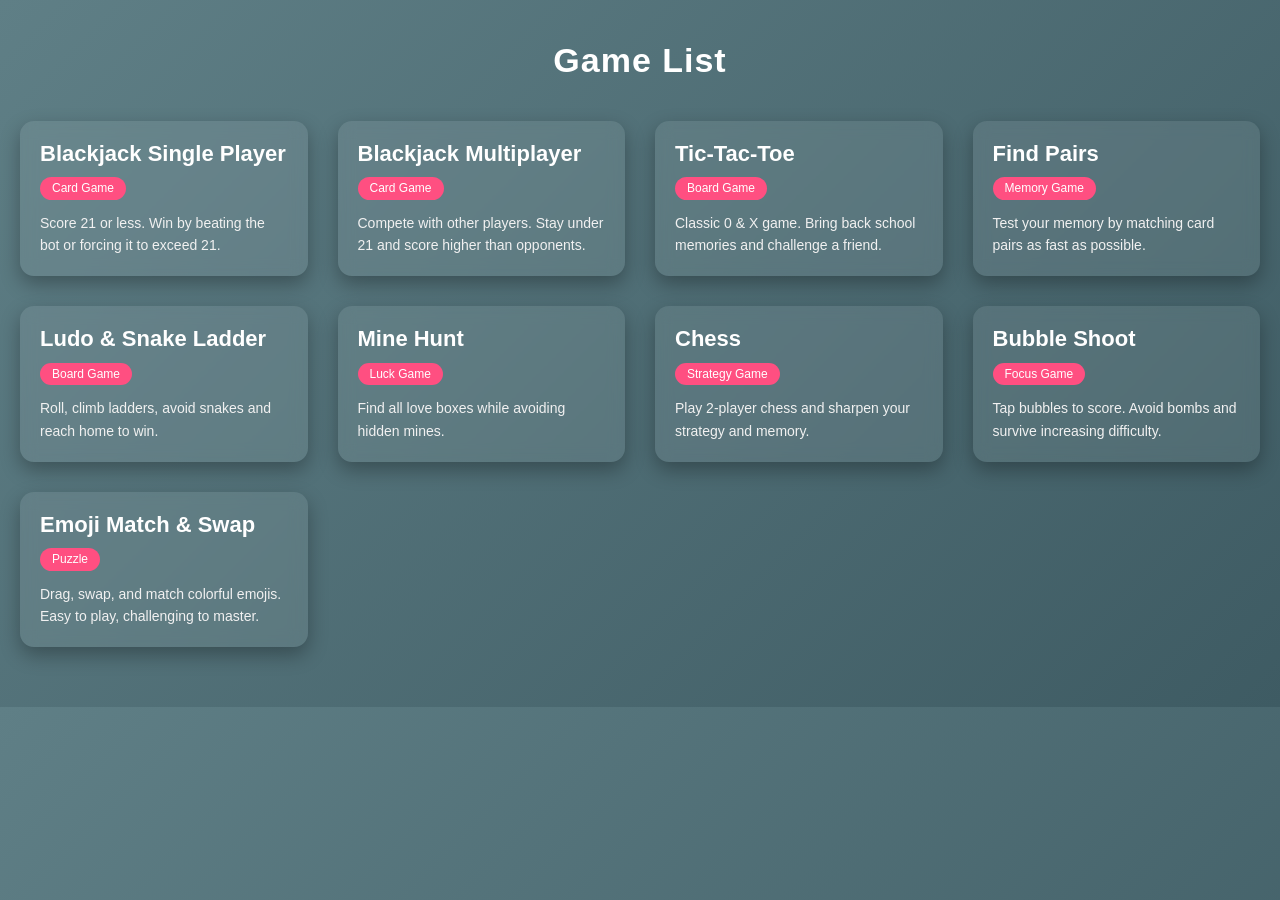
<file: index.html>
<!DOCTYPE html>
<html>
<head>  
    <title>AP - Games</title>
    <meta name="viewport" content="width=device-width, initial-scale=1, maximum-scale=1">
    <meta name="theme-color" content="#008dd0">
    <link rel="shortcut icon" href="./assets/img/favicon-games.png" type="image/png">
    <meta name="keywords" content="online games, games, free online games">
    <meta name="description" content="Play various online games for free, no downloads needed!">
    <script src="./assets/js/jquery-3.4.1-min.js"></script>
    <script src="./assets/js/main_js.js"></script>
    <link rel="stylesheet" href="./assets/css/general_style.css"> 
</head>
<body>

<style>
body{ 
    padding: 20px;
    padding-bottom: 60px !important;
    background: linear-gradient(135deg, #5f7f86, #3e5b63);
    font-family: 'Segoe UI', sans-serif;
    font-style: normal;
    color: #fff;
}

.heading_top {
    font-size: 34px;
    margin-bottom: 40px;
    font-weight: 600;
    letter-spacing: 1px;
}

.link_container {
    display: grid;
    grid-template-columns: repeat(auto-fit, minmax(260px, 1fr));
    gap: 30px;
}

.link_container a {
    text-decoration: none;
    color: inherit;
}

.game-card {
    background: rgba(255,255,255,0.08);
    backdrop-filter: blur(8px);
    padding: 20px;
    border-radius: 14px;
    height: 100%;
    transition: 0.3s ease;
    box-shadow: 0 8px 20px rgba(0,0,0,0.3);
}

.game-card:hover {
    transform: translateY(-8px);
    background: rgba(255,255,255,0.15);
}

.heading {
    margin: 0 0 10px;
    font-size: 22px;
    font-weight: 600;
}

.type {
    display: inline-block;
    font-size: 12px;
    background: #ff4f81;
    padding: 4px 12px;
    border-radius: 20px;
    margin-bottom: 12px;
}

.description {
    font-size: 14px;
    line-height: 1.6;
    color: #f1f1f1;
}
</style>

<div class="heading_top margin_20 fntsz_24 center">Game List</div>

<div class="link_container">

    <a href="./blackjack/">
        <div class="game-card">
            <p class="heading">Blackjack Single Player</p>
            <p class="type">Card Game</p>
            <p class="description">
                Score 21 or less. Win by beating the bot or forcing it to exceed 21.
            </p>
        </div>
    </a>

    <a href="./blackjack_multiplayer/">
        <div class="game-card">
            <p class="heading">Blackjack Multiplayer</p>
            <p class="type">Card Game</p>
            <p class="description">
                Compete with other players. Stay under 21 and score higher than opponents.
            </p>
        </div>
    </a>

    <a href="./tictactoe/">
        <div class="game-card">
            <p class="heading">Tic-Tac-Toe</p>
            <p class="type">Board Game</p>
            <p class="description">
                Classic 0 & X game. Bring back school memories and challenge a friend.
            </p>
        </div>
    </a>

    <a href="./card_match/">
        <div class="game-card">
            <p class="heading">Find Pairs</p>
            <p class="type">Memory Game</p>
            <p class="description">
                Test your memory by matching card pairs as fast as possible.
            </p>
        </div>
    </a>

    <a href="./ludo_snake/">
        <div class="game-card">
            <p class="heading">Ludo & Snake Ladder</p>
            <p class="type">Board Game</p>
            <p class="description">
                Roll, climb ladders, avoid snakes and reach home to win.
            </p>
        </div>
    </a>

    <a href="./mine_hunt/">
        <div class="game-card">
            <p class="heading">Mine Hunt</p>
            <p class="type">Luck Game</p>
            <p class="description">
                Find all love boxes while avoiding hidden mines.
            </p>
        </div>
    </a>

    <a href="./chess/">
        <div class="game-card">
            <p class="heading">Chess</p>
            <p class="type">Strategy Game</p>
            <p class="description">
                Play 2-player chess and sharpen your strategy and memory.
            </p>
        </div>
    </a>

    <a href="./bubble_shoot/">
        <div class="game-card">
            <p class="heading">Bubble Shoot</p>
            <p class="type">Focus Game</p>
            <p class="description">
                Tap bubbles to score. Avoid bombs and survive increasing difficulty.
            </p>
        </div>
    </a>

    <a href="./emoji_set/">
        <div class="game-card">
            <p class="heading">Emoji Match & Swap</p>
            <p class="type">Puzzle</p>
            <p class="description">
                Drag, swap, and match colorful emojis. Easy to play, challenging to master.
            </p>
        </div>
    </a>

</div>


<!-- </body> -->
</body>
</html>
</file>
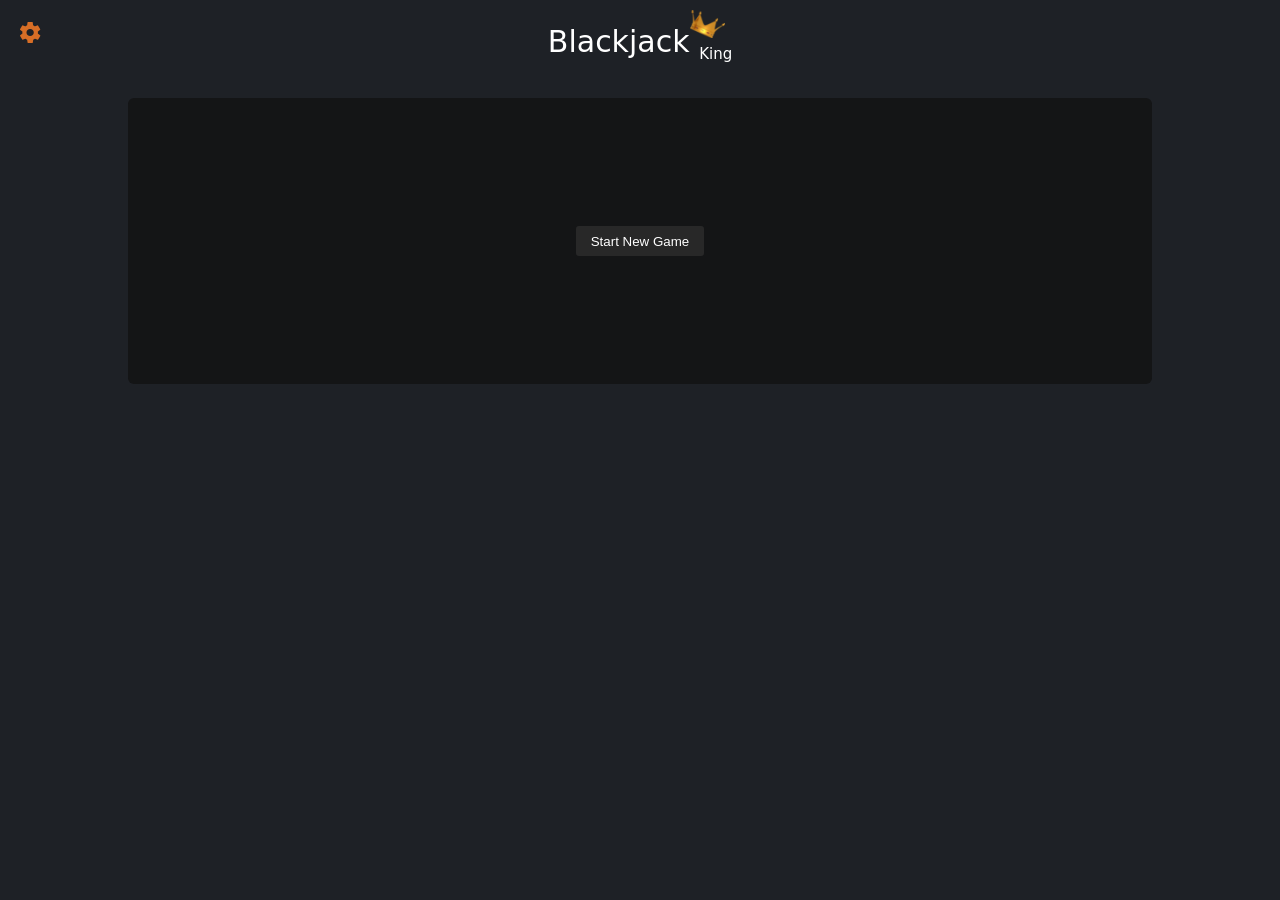
<file: blackjack/index.html>
<!DOCTYPE html>
<html>
<head>
	<title>Blackjack</title>
	<meta name="viewport" content="width=device-width, initial-scale=1, maximum-scale=1">
	<meta name="theme-color" content="#1E2126">
	<meta name="keywords" content="blackjack, card game, casino blackjack, play blackjack">
	<meta description="Blackjack is a classic casino game of luck and strategy. Play for free online, no downloads needed!">
	<link rel="shortcut icon" id="favicon" href="img/favicon-spade.png" type="image/png">
	<script src="js/jquery-3.4.1-min.js"></script>
	<script defer src="js/script.js"></script>
	<link rel="stylesheet" href="css/style.css">
	<link rel="stylesheet" href="../assets/css/ionicons/css/ionicons.css">
</head>
<body>

<div class="setting_icon rotate_180 pointer" open-modal="setting_modal">
	<i class="icon ion-android-settings"></i>
</div>
<div class="game_heading flex">
	<div class="center">
		Blackjack <sub class="fntsz_15">King</sub>
		<img src="img/crown.png">
	</div>
</div>
<div class="game_table">
	<div class="dealer_area">
		<div class="point center">Dealer's Point : <span id="dealers_point"></span></div>
		<div id="dealer_card_section" class="dealer_card_section">
		</div>
	</div>
	<div class="player_area">
		<div class="point center">Your Point : <span id="players_point"></span></div>
		<div id="player_card_section" class="player_card_section">
		</div>
		<div class="center button_area hide">
			<button id="hit_btn">Hit</button>
			<button id="stand_btn">Stand</button>
			<button id="shuffle_btn">Shuffle</button>
		</div>
	</div>
	<div class="new_game_wrapper flex">
		<div class="center">
			<div id="game_result" class="hide"></div>
			<div id="game_result_msg" class="hide"></div>
			<div><button id="new_game_btn">Start New Game</button></div>
		</div>
	</div>
	<div class="shuffle_wrapper hide"><div class="flex"></div></div>
</div>
<div class="game_stat_cont small_stat">
	<div class="heading center">Game Statistics</div>
	<div class="game_stat">
		<div class="heading">
			<div>Round No</div>
			<div>Result</div>
		</div>
		<div class="round_sec">
		</div>
		<div class="note clr_acua fntsz_13">** To see more details click on the round number</div>
	</div>
</div>
<div class="modal" id="setting_modal">
	<div class="modal_content">
		<div class="modal_header">
			<div class="right"><i close-modal="setting_modal" class="close icon ion-close-round"></i></div>
			<div>Useful Tools</div>
		</div>
		<div class="modal_body">
			<div class="tool_tab clr_acua">
				<i class="icon ion-ios-people"></i>
				<a href="../blackjack_multiplayer/">Play with friends</a>
			</div>
			<div class="tool_tab">
				<div class="clr_acua">
					<i class="icon ion-android-settings"></i> Settings
				</div>
				<div class="setting_options_cont">
					<div class="setting_options">
						<i id="volume_icon" class="icon ion-android-volume-off"></i>
						<input type="checkbox" id="setting_sound">
						<span id="sound_setting_word">Sound off</span>
					</div>
					<div class="setting_options">
						<i class="icon ion-social-buffer"></i> Container made of
						<select id="setting_deck">
							<option value="2">2</option>
							<option value="3">3</option>
							<option value="4" selected>4</option>
							<option value="5">5</option>
							<option value="6">6</option>
						</select>
						sets of deck
					</div>
				</div>
				<div class="tal_right">
					<button id="save_setting">Save</button>
					<button id="setting_saved" class="hide">Saved</button>
				</div>
			</div>
			<div class="tool_tab">
				<div class="game_rules_heading clr_acua">
					<i class="icon ion-ios-help-outline"></i>
					<a id="playing_rules" href="javascript:void(0)">How to Play</a>
				</div>
				<div class="game_rules hide fntsz_15" area-hidden="true">
					<li>The goal of blackjack is to beat the dealer's hand without going over 21</li>
					<li>Face cards (K, Q, J) and 10 are worth 10 points. Aces (A) are worth 1 or 11, whichever makes a better hand</li>
					<li>Game starts with two cards, one of the dealer's cards is hidden until the end</li>
					<li>To 'Hit' is to ask for another card. To 'Stand' is to end your turn</li>
					<li>If you go over 21 you bust, and the dealer wins regardless of the dealer's hand</li>
					<li>If you are dealt 21 from the start (Ace & 10 points card), you got a blackjack</li>
					<li>Dealer will hit until his/her cards total 17 or higher</li>
					<li>Deck is a standard 52 playing cards (excluding Joker)</li>
					<li>Final serving card set is made by the shuffled multiple decks (default = 4 decks). ei, when you start the game the serving container holds 52x4=208 shuffled cards which can be played upto 65% of the total cards untill auto shuffle</li>
					<li>You can shuffle and the reset the serving container by hitting shuffle button</li>
				</div>
			</div>
			<div class="tool_tab view_mode clr_acua">
				<i class="icon ion-ios-sunny"></i>
				<a id="change_mode" href="javascript:void(0)">Switch to day mode</a>
			</div>
		</div>
	</div>
</div>
<div class="modal" id="full_game_stat">
	<input type="hidden" id="hidden_game_stat">
	<div class="modal_content">
		<div class="modal_header">
			<div class="right"><i close-modal="full_game_stat" class="close icon ion-close-round"></i></div>
			<div>Full Game History</div>
		</div>
		<div class="modal_body">
			<div class="win_loss">
				<div class="total_round clr_acua">
					<div class="heading">Played</div>
					<div class="data">0</div>
				</div>
				<div class="total_draw clr_pretty_blue">
					<div class="heading">Draw</div>
					<div class="data">0</div>
				</div>
				<div class="total_win clr_grn">
					<div class="heading">Win</div>
					<div class="data">0</div>
				</div>
				<div class="total_loss clr_red">
					<div class="heading">Loss</div>
					<div class="data">0</div>
				</div>
			</div>
			<div class="heading_area center">
				<div class="prev_game left pointer"><i class="icon ion-ios-arrow-back"></i></div>
				<div class="next_game right pointer"><i class="icon ion-ios-arrow-forward"></i></div>
				<div class="round_no_big clr_acua">Round 0</div>
			</div>
			<div class="game_stat_cont">
				<div class="game_stat">
					<div class="heading">
						<div>Round No</div>
						<div>Result</div>
					</div>
					<div class="round_sec"></div>
				</div>
			</div>
			<div class="game_table">
				<div class="dealer_area">
					<div class="point center">Dealer's Point : <span id="history_dealers_point"></span></div>
					<div id="history_dealer_card_section" class="dealer_card_section">
					</div>
				</div>
				<div class="player_area">
					<div class="point center">Your Point : <span id="history_players_point"></span></div>
					<div id="history_player_card_section" class="player_card_section">
					</div>
				</div>
			</div>
		</div>
	</div>
</div>


<div class="hide">
	<audio id="game_win_sound" class="hide" src="../assets/audio/game_win.mp3"></audio>
	<audio id="game_loss_sound" class="hide" src="../assets/audio/game_loss.mp3"></audio>
	<audio id="card_shuffle_sound" class="hide" src="../assets/audio/card_shuffle.mp3"></audio>
	<audio id="card_serve_sound" class="hide" src="../assets/audio/card_serve.mp3"></audio>
</div>

<!-- </body> -->
</body>
</html>
</file>
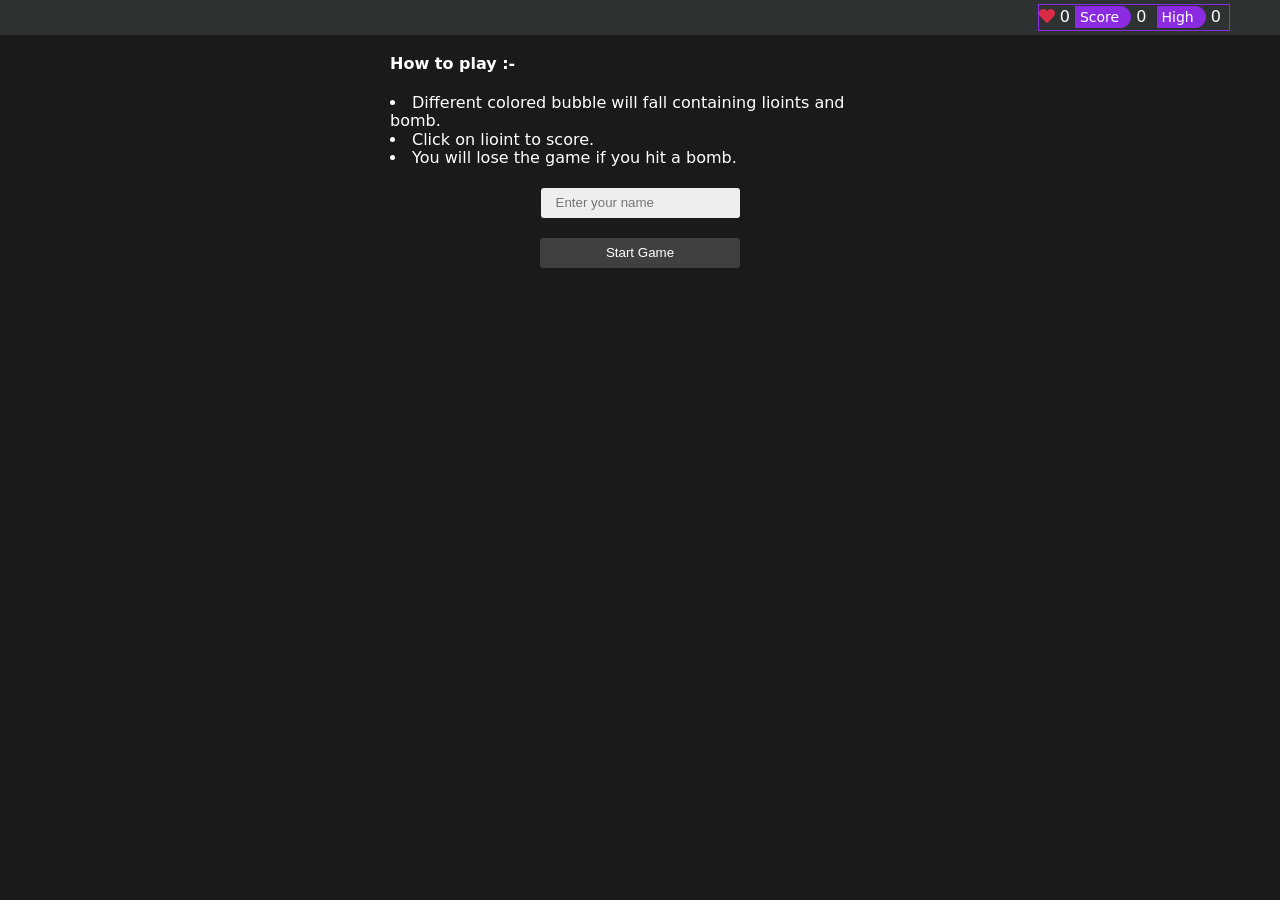
<file: bubble_shoot/index.html>
<!DOCTYPE html>
<html>
<head>
    <meta charset="utf-8">
    <meta name="viewport" content="width=device-width, initial-scale=1">
    <title>Click bubbles to score</title>
    <script src="https://ajax.googleapis.com/ajax/libs/jquery/3.6.0/jquery.min.js"></script>
    <link rel="stylesheet" href="https://cdnjs.cloudflare.com/ajax/libs/font-awesome/5.15.4/css/all.min.css">
    <link rel="stylesheet" href="./style.css?v=82">
    <script src="./script.js?v=82" defer></script>
</head>
<body>


<div class="user_input hide-n">
    <div>
        <h4 class="margin-b20">How to play :- </h4>
        <li>Different colored bubble will fall containing lioints and bomb.</li>
        <li>Click on lioint to score.</li>
        <li>You will lose the game if you hit a bomb.</li>
    </div>
    <form id="user_input_form">
        <div class="margin-y20">
            <input type="text" name="player_name" placeholder="Enter your name">
        </div>
        <div>
            <button class="submit">Start Game</button>
        </div>
    </form>
</div>
<div class="welcome_back margin-t40 padding-t40 center hide-n">
    <h2 class="center">Hi, <span class="player_name">Guest</span> welcome back</h2>
    <button class="margin-t40" id="play">Start Playing</button>
</div>

<div class="score_cont flx flx_vc">
    <div class="player"></div>
    <div class="score">
        <span><i class="fas fa-heart clr-red"></i></span>
        <span class="life_remain">0</span>
        <span class="pill">Score</span>
        <span id="score">0</span>
        <span class="pill margin-l5">High</span>
        <span id="highest_score">0</span>
    </div>
</div>
<div class="game_cont rel hide-n"></div>
<div class="game_result modal flex hide-n">
    <div class="outer_cont center">
        <h2>Game Over..!!</h3>
        <h4 class="margin-y10 clr-dodgerblue">
            Your Score : <span class="score clr-orange">45</span> | Highest : <span class="high_score clr-orange">78</span>
        </h4>
        <button class="play_again bg-darkcyan margin-y20">Play Again</button>

        <h3 class="margin-y15 clr-dodgerblue">Top 10 Players</h3>

        <div class="top_ten"></div>
    </div>
</div>
<!-- </body> -->
</body>
</html>
</file>
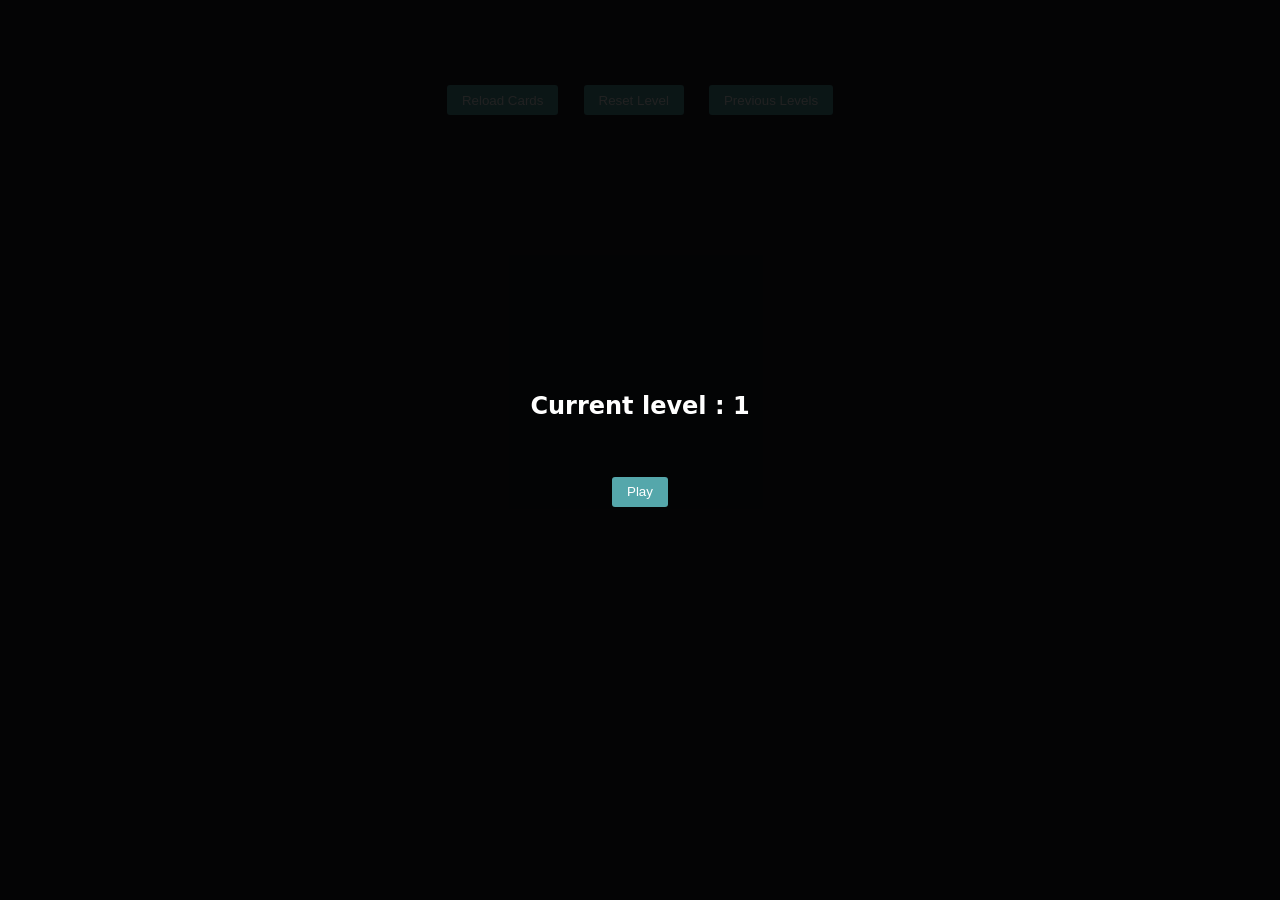
<file: card_match/index.html>
<!DOCTYPE html>
<html>
<head>
    <meta http-equiv="Content-Type" content="text/html; charset=utf-8" />
    <meta name="viewport" content="width=device-width, initial-scale=1, maximum-scale=1">
    <meta name="theme-color" content="#1e2126">
    <title>Remember the match</title>
    <script src="../assets/js/jquery-3.4.1-min.js"></script>
    <script src="script.js" defer></script>
    <link rel="stylesheet" href="style.css">
</head>
<body>

<!-- game section -->

<div class="level_heading center"></div>
<div class="level_button center">
    <button btn-reload-cards>Reload Cards</button>
    <button btn-reset-level>Reset Level</button>
    <button btn-open-level-modal open-modal="previous_level_modal">Previous Levels</button>
</div>
<div class="game_container"></div>

<!-- game section -->

<!-- modal -->

<div class="modal" style="display: block;" id="startup_modal">
    <div class="flex modal-container">
        <div class="center">
            <h2>Current level : <span start-lvl-msg></span></h2> <br><br><br>
            <button>Play</button>
        </div>
    </div>
</div>

<div class="modal center" id="previous_level_modal">
    <div><button class="right margin_10" close-modal="previous_level_modal">Close</button></div>
    <div class="heading">You have unlocked these levels</div>
    <div class="previous_levels"></div>
</div>

<div class="modal" id="levelup_modal">
    <div class="flex modal-container">
        <div class="center">
            <h2>Level up..!! Congratulations..!!</h2> <br><br><br>
            <button>Play next level</button>
        </div>
    </div>
</div>


<!-- modal -->

<!-- </body> -->
</body>
</html>
</file>
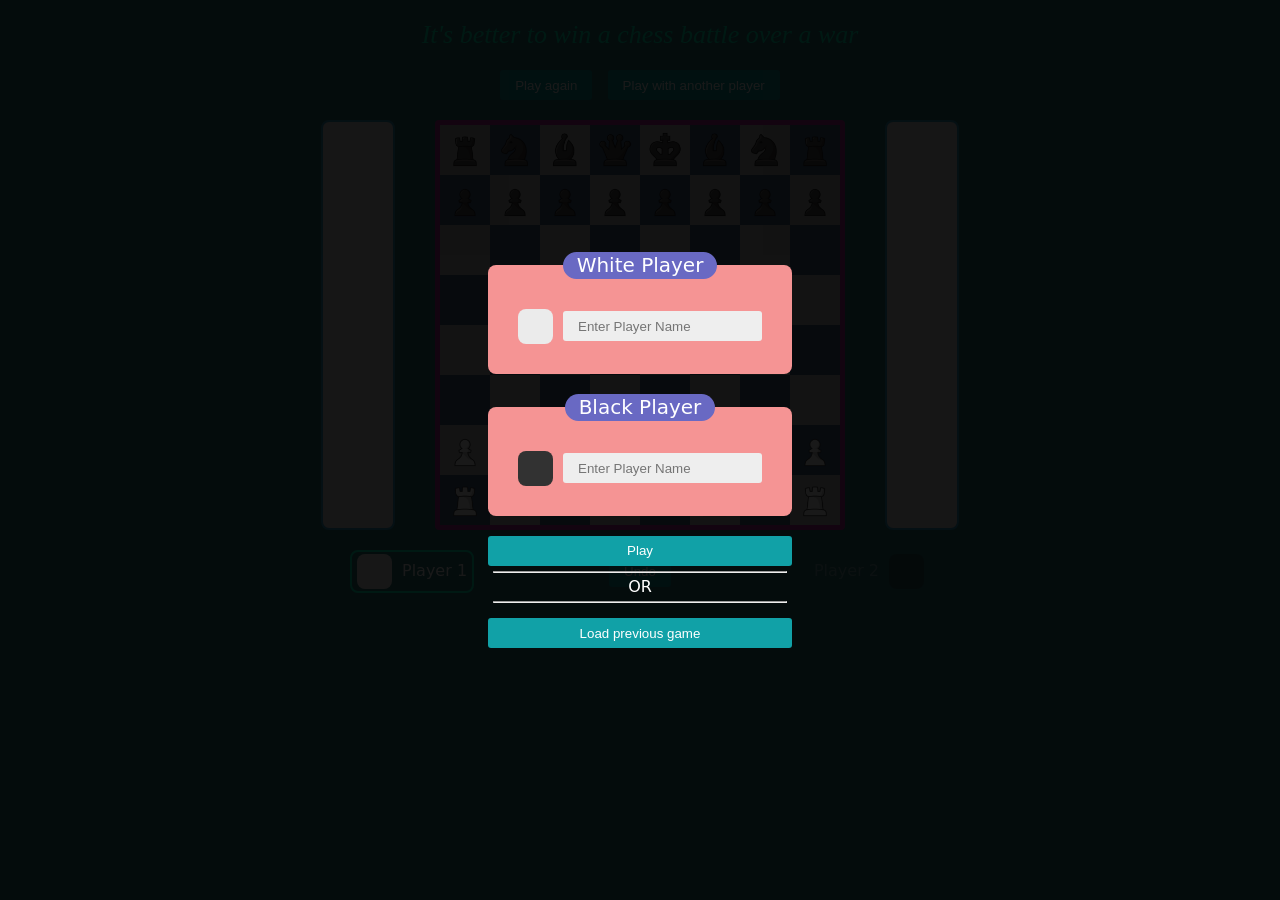
<file: chess/index.html>
<!DOCTYPE html>
<html>
<head>
    <meta charset="utf-8">
    <meta name="viewport" content="width=device-width, initial-scale=1">
    <meta name="theme-color" content="#2b777a">
    <meta name="keywords" content="chess, 2 player chess, multiplayer game, game">
    <meta description="Play Chess with friends & boost your memory and strategy. Play online for free, no downloads needed!">
    <title>Play Chess with friends & boost your memory and strategy. Play online for free, no downloads needed!</title>
    <script src="https://ajax.googleapis.com/ajax/libs/jquery/3.6.0/jquery.min.js"></script>
    <link rel="stylesheet" href="https://cdnjs.cloudflare.com/ajax/libs/font-awesome/5.15.4/css/all.min.css">
    <link rel="stylesheet" href="./style.css?v=38">
    <script src="./script.js?v=38" defer></script>
</head>
<body>

<div class="heading center margin-t20 fntsz-26"><i>It's better to win a chess battle over a war</i></div>
<div class="play_again_cont margin-t20 center">
    <button class="play_again margin-r10" onclick="open_modal('.play_again_confirm_modal')">Play again</button>
    <button class="play_with_new_player" onclick="open_modal('.play_another_player_confirm_modal')">Play with another player</button>
</div>
<div class="game_cont">
    <div class="game_table_cont rel">
        <div class="game_table">
            <div class="dead_piece black"></div>
            <div class="rel">
                <div class="board" now-playing="white"></div>
                <div class="checkmate_popup flex hide-n">
                    <div class="text blink">CHECKMATE</div>
                </div>
            </div>
            <div class="dead_piece white"></div>
            <!-- <div class="play_info small flex margin-t20" player="white">
                <div class="player flex rel white">
                    <div class="player_color white margin-r10"></div>
                    <div class="name">Player 1</div>
                    <div class="winner_crown">
                        <i class="fas fa-crown"></i>
                        <span>Winner</span>
                    </div>
                </div>
                <div class="undo flex">
                    <button class="undo_btn">Undo</button>
                </div>
                <div class="player flex rel black">
                    <div class="name">Player 2</div>
                    <div class="player_color black margin-l10"></div>
                    <div class="winner_crown">
                        <i class="fas fa-crown"></i>
                        <span>Winner</span>
                    </div>
                </div>
            </div> -->
            <div class="play_info small margin-t20" player="white">
                <div class="flx flx_vc flx_hl">
                    <div class="player flx flx_vc white rel">
                        <div class="player_color white margin-r10"></div>
                        <div class="name">Player 1</div>
                        <div class="winner_crown">
                            <i class="fas fa-crown"></i>
                            <span>Winner</span>
                        </div>
                    </div>
                </div>
                <div class="undo flex">
                    <button class="undo_btn">Undo</button>
                </div>
                <div class="flx flx_vc flx_hr">
                    <div class="player flx flx_vc black rel">    
                        <div class="name">Player 2</div>
                        <div class="player_color black margin-l10"></div>
                        <div class="winner_crown">
                            <i class="fas fa-crown"></i>
                            <span>Winner</span>
                        </div>
                    </div>
                </div>
            </div>
        </div>
    </div>
</div>
<!-- <div class="play_info big margin-t20" player="white">
    <div class="player flx flx_vc flx_hl rel white">
        <div class="player_color white margin-r10"></div>
        <div class="name">Player 1</div>
        <div class="winner_crown">
            <i class="fas fa-crown"></i>
            <span>Winner</span>
        </div>
    </div>
    <div class="undo flex">
        <button class="undo_btn">Undo</button>
    </div>
    <div class="player flx flx_vc flx_hr rel black">
        <div class="name">Player 2</div>
        <div class="player_color black margin-l10"></div>
        <div class="winner_crown">
            <i class="fas fa-crown"></i>
            <span>Winner</span>
        </div>
    </div>
</div> -->
<div class="play_info big margin-t20" player="white">
    <div class="flx flx_vc flx_hl">
        <div class="player flx flx_vc white rel">
            <div class="player_color white margin-r10"></div>
            <div class="name">Player 1</div>
            <div class="winner_crown">
                <i class="fas fa-crown"></i>
                <span>Winner</span>
            </div>
        </div>
    </div>
    <div class="undo flex">
        <button class="undo_btn">Undo</button>
    </div>
    <div class="flx flx_vc flx_hr">
        <div class="player flx flx_vc black rel">    
            <div class="name">Player 2</div>
            <div class="player_color black margin-l10"></div>
            <div class="winner_crown">
                <i class="fas fa-crown"></i>
                <span>Winner</span>
            </div>
        </div>
    </div>
</div>
<div class="pawn_replace_modal modal flex hide-n">
    <input type="hidden" name="pawn_pos" value="">
    <div class="outer_cont center">
        <h2>Replace Pawn from below</h2>
        <div class="replace_piece_cont bgclr-ddd border-radius-8 padding-10 pointer">
        </div>
        <button class="replace_pawn_btn bg-darkcyan margin-t20">Replace</button>
    </div>
</div>
<div class="game_start_modal modal flex">
    <div class="outer_cont center">
        <form id="player_details_form">
            <fieldset class="flex padding-30 bgclr-777 border-radius-8">
                <legend class="fntsz-20">White Player</legend>
                <div class="player_color white margin-r10"></div>
                <input type="text" name="white" placeholder="Enter Player Name">
            </fieldset>

            <fieldset class="flex padding-30 bgclr-777 border-radius-8 margin-t20">
                <legend class="fntsz-20">Black Player</legend>
                <div class="player_color black margin-r10"></div>
                <input type="text" name="black" placeholder="Enter Player Name">
            </fieldset>
            <button class="btn-expand margin-t20">Play</button>
        </form>
        <hr class="margin-5"><span>OR</span><hr class="margin-5">
        <button class="btn-expand margin-t10 load_previous_game">Load previous game</button>
    </div>
</div>
<div class="game_result_modal modal flex hide-n">
    <div class="outer_cont center">
        <h2>Congrats <span class="clr-orange" id="winner_name">Guest</span>, you win</h2>
    </div>
</div>
<div class="play_again_confirm_modal modal flex hide-n">
    <div class="outer_cont center">
        <h2 class="margin-b30">Want to leave current match?</h2>
        <button class="yes margin-r10">Yes</button>
        <button onclick="close_modal('.play_again_confirm_modal')">No</button>
    </div>
</div>
<div class="play_another_player_confirm_modal modal flex hide-n">
    <div class="outer_cont center">
        <h2 class="margin-b30">Want to leave current match?</h2>
        <button class="yes margin-r10" onclick="close_modal('.play_another_player_confirm_modal'); open_modal('.game_start_modal')">Yes</button>
        <button onclick="close_modal('.play_another_player_confirm_modal')">No</button>
    </div>
</div>

<!-- </body> -->
</body>
</html>
</file>
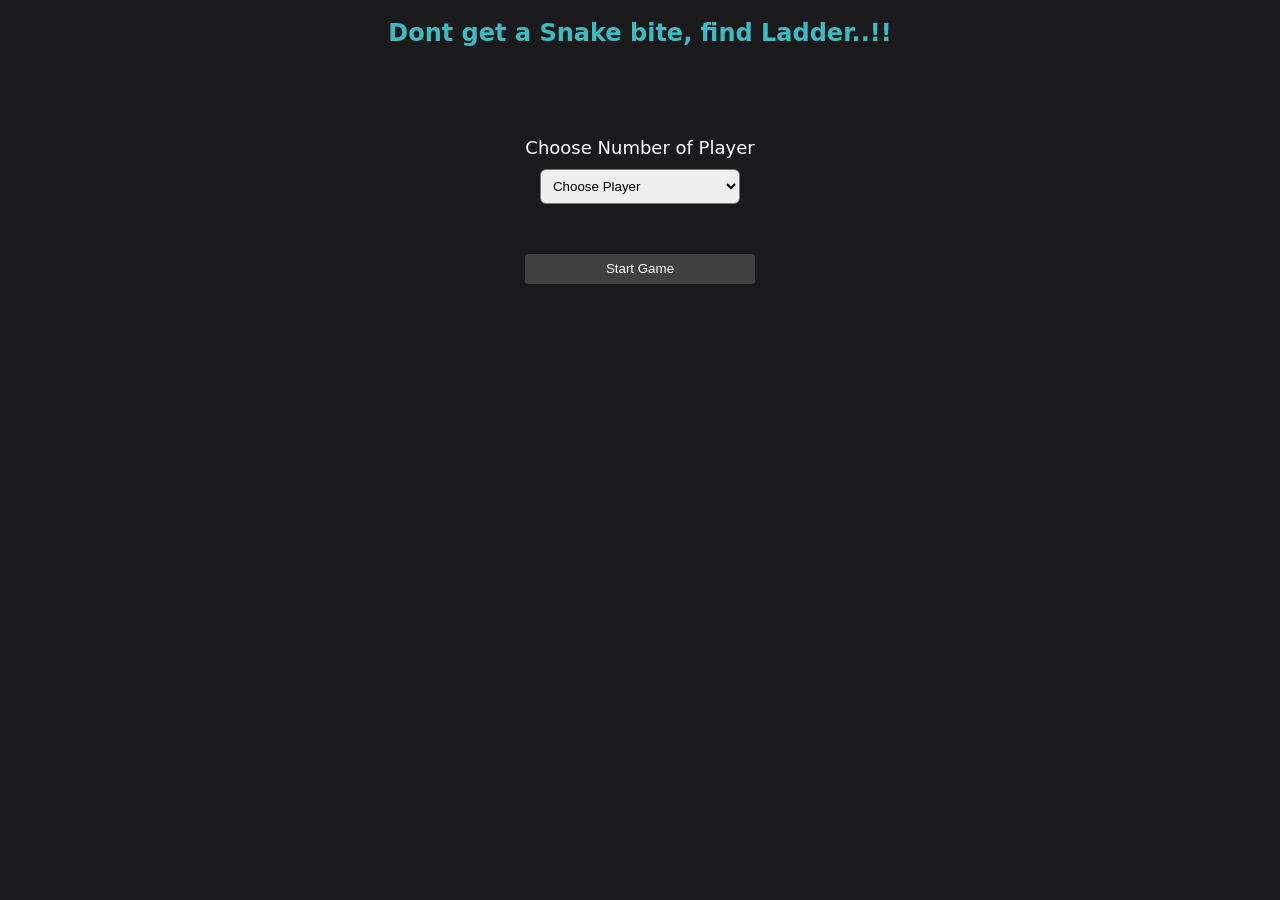
<file: ludo_snake/index.html>
<!DOCTYPE html>
<html>
<head>
    <meta charset="utf-8">
    <meta name="viewport" content="width=device-width, initial-scale=1">
    <meta name="theme-color" content="#1a191c">
    <meta name="keywords" content="chess, 2 player chess, multiplayer game, game">
    <meta description="Play Ludo Snake-Ladder game with your friends and family. Play online for free, no downloads needed!">
    <title>Play Ludo Snake-Ladder Game with your friends and family</title>
    <script src="https://ajax.googleapis.com/ajax/libs/jquery/3.6.0/jquery.min.js"></script>
    <link rel="stylesheet" href="https://cdnjs.cloudflare.com/ajax/libs/font-awesome/5.15.4/css/all.min.css">
    <link rel="stylesheet" href="./style.css?v=1">
    <script src="./script.js?v=1" defer></script>
</head>
<body>

<h2 class="center">Dont get a Snake bite, find Ladder..!!</h2>

<div class="game_cont">
    <div class="game_table_cont hide-n">
        <div class="game_table rel">
            <div>
                <div class="ladder lad_1"></div>
                <div class="ladder lad_2"></div>
                <div class="ladder lad_3"></div>
                <div class="ladder lad_4"></div>
                <div class="ladder lad_5"></div>
            </div>
            <div>
                <div class="snake snake_1"></div>
                <div class="snake snake_2"></div>
                <div class="snake snake_3"></div>
                <div class="snake snake_4"></div>
                <div class="snake snake_5"></div>
            </div>
            <div class="snake_popup_cont hide-n flex">
                <div class="snake_popup">Opss..!! got a snake bite</div>
            </div>
            <div class="ladder_popup_cont hide-n flex">
                <div class="ladder_popup">WOW..!! you got a ladder</div>
            </div>

            <div class="grid_cont">
                <div class="row flex even">
                    <div class="cell rel" cell-val="100">
                        <div class="coin_cont_outer flex">
                            <div class="coin_cont flex"></div>
                        </div>
                        <span>Home</span>
                    </div>

                    <div class="cell rel" cell-val="99">
                        <div class="coin_cont_outer flex">
                            <div class="coin_cont flex"></div>
                        </div>
                        <span>99</span>
                    </div>

                    <div class="cell rel" cell-val="98">
                        <div class="coin_cont_outer flex">
                            <div class="coin_cont flex"></div>
                        </div>
                        <span>98</span>
                    </div>

                    <div class="cell rel" cell-val="97">
                        <div class="coin_cont_outer flex">
                            <div class="coin_cont flex"></div>
                        </div>
                        <span>97</span>
                    </div>

                    <div class="cell rel" cell-val="96">
                        <div class="coin_cont_outer flex">
                            <div class="coin_cont flex"></div>
                        </div>
                        <span>96</span>
                    </div>

                    <div class="cell rel" cell-val="95">
                        <div class="coin_cont_outer flex">
                            <div class="coin_cont flex"></div>
                        </div>
                        <span>95</span>
                    </div>

                    <div class="cell rel" cell-val="94">
                        <div class="coin_cont_outer flex">
                            <div class="coin_cont flex"></div>
                        </div>
                        <span>94</span>
                    </div>

                    <div class="cell rel" cell-val="93">
                        <div class="coin_cont_outer flex">
                            <div class="coin_cont flex"></div>
                        </div>
                        <span>93</span>
                    </div>

                    <div class="cell rel" cell-val="92">
                        <div class="coin_cont_outer flex">
                            <div class="coin_cont flex"></div>
                        </div>
                        <span>92</span>
                    </div>

                    <div class="cell rel" cell-val="91">
                        <div class="coin_cont_outer flex">
                            <div class="coin_cont flex"></div>
                        </div>
                        <span>91</span>
                    </div>
                </div>
                <div class="row flex odd">
                    <div class="cell rel" cell-val="81">
                        <div class="coin_cont_outer flex">
                            <div class="coin_cont flex"></div>
                        </div>
                        <span>81</span>
                    </div>

                    <div class="cell rel" cell-val="82">
                        <div class="coin_cont_outer flex">
                            <div class="coin_cont flex"></div>
                        </div>
                        <span>82</span>
                    </div>

                    <div class="cell rel" cell-val="83">
                        <div class="coin_cont_outer flex">
                            <div class="coin_cont flex"></div>
                        </div>
                        <span>83</span>
                    </div>

                    <div class="cell rel" cell-val="84">
                        <div class="coin_cont_outer flex">
                            <div class="coin_cont flex"></div>
                        </div>
                        <span>84</span>
                    </div>

                    <div class="cell rel" cell-val="85">
                        <div class="coin_cont_outer flex">
                            <div class="coin_cont flex"></div>
                        </div>
                        <span>85</span>
                    </div>

                    <div class="cell rel" cell-val="86">
                        <div class="coin_cont_outer flex">
                            <div class="coin_cont flex"></div>
                        </div>
                        <span>86</span>
                    </div>

                    <div class="cell rel" cell-val="87">
                        <div class="coin_cont_outer flex">
                            <div class="coin_cont flex"></div>
                        </div>
                        <span>87</span>
                    </div>

                    <div class="cell rel" cell-val="88">
                        <div class="coin_cont_outer flex">
                            <div class="coin_cont flex"></div>
                        </div>
                        <span>88</span>
                    </div>

                    <div class="cell rel" cell-val="89">
                        <div class="coin_cont_outer flex">
                            <div class="coin_cont flex"></div>
                        </div>
                        <span>89</span>
                    </div>

                    <div class="cell rel" cell-val="90">
                        <div class="coin_cont_outer flex">
                            <div class="coin_cont flex"></div>
                        </div>
                        <span>90</span>
                    </div>
                </div>
                <div class="row flex even">
                    <div class="cell rel" cell-val="80">
                        <div class="coin_cont_outer flex">
                            <div class="coin_cont flex"></div>
                        </div>
                        <span>80</span>
                    </div>

                    <div class="cell rel" cell-val="79">
                        <div class="coin_cont_outer flex">
                            <div class="coin_cont flex"></div>
                        </div>
                        <span>79</span>
                    </div>

                    <div class="cell rel" cell-val="78">
                        <div class="coin_cont_outer flex">
                            <div class="coin_cont flex"></div>
                        </div>
                        <span>78</span>
                    </div>

                    <div class="cell rel" cell-val="77">
                        <div class="coin_cont_outer flex">
                            <div class="coin_cont flex"></div>
                        </div>
                        <span>77</span>
                    </div>

                    <div class="cell rel" cell-val="76">
                        <div class="coin_cont_outer flex">
                            <div class="coin_cont flex"></div>
                        </div>
                        <span>76</span>
                    </div>

                    <div class="cell rel" cell-val="75">
                        <div class="coin_cont_outer flex">
                            <div class="coin_cont flex"></div>
                        </div>
                        <span>75</span>
                    </div>

                    <div class="cell rel" cell-val="74">
                        <div class="coin_cont_outer flex">
                            <div class="coin_cont flex"></div>
                        </div>
                        <span>74</span>
                    </div>

                    <div class="cell rel" cell-val="73">
                        <div class="coin_cont_outer flex">
                            <div class="coin_cont flex"></div>
                        </div>
                        <span>73</span>
                    </div>

                    <div class="cell rel" cell-val="72">
                        <div class="coin_cont_outer flex">
                            <div class="coin_cont flex"></div>
                        </div>
                        <span>72</span>
                    </div>

                    <div class="cell rel" cell-val="71">
                        <div class="coin_cont_outer flex">
                            <div class="coin_cont flex"></div>
                        </div>
                        <span>71</span>
                    </div>
                </div>
                <div class="row flex odd">
                    <div class="cell rel" cell-val="61">
                        <div class="coin_cont_outer flex">
                            <div class="coin_cont flex"></div>
                        </div>
                        <span>61</span>
                    </div>

                    <div class="cell rel" cell-val="62">
                        <div class="coin_cont_outer flex">
                            <div class="coin_cont flex"></div>
                        </div>
                        <span>62</span>
                    </div>

                    <div class="cell rel" cell-val="63">
                        <div class="coin_cont_outer flex">
                            <div class="coin_cont flex"></div>
                        </div>
                        <span>63</span>
                    </div>

                    <div class="cell rel" cell-val="64">
                        <div class="coin_cont_outer flex">
                            <div class="coin_cont flex"></div>
                        </div>
                        <span>64</span>
                    </div>

                    <div class="cell rel" cell-val="65">
                        <div class="coin_cont_outer flex">
                            <div class="coin_cont flex"></div>
                        </div>
                        <span>65</span>
                    </div>

                    <div class="cell rel" cell-val="66">
                        <div class="coin_cont_outer flex">
                            <div class="coin_cont flex"></div>
                        </div>
                        <span>66</span>
                    </div>

                    <div class="cell rel" cell-val="67">
                        <div class="coin_cont_outer flex">
                            <div class="coin_cont flex"></div>
                        </div>
                        <span>67</span>
                    </div>

                    <div class="cell rel" cell-val="68">
                        <div class="coin_cont_outer flex">
                            <div class="coin_cont flex"></div>
                        </div>
                        <span>68</span>
                    </div>

                    <div class="cell rel" cell-val="69">
                        <div class="coin_cont_outer flex">
                            <div class="coin_cont flex"></div>
                        </div>
                        <span>69</span>
                    </div>

                    <div class="cell rel" cell-val="70">
                        <div class="coin_cont_outer flex">
                            <div class="coin_cont flex"></div>
                        </div>
                        <span>70</span>
                    </div>
                </div>
                <div class="row flex even">
                    <div class="cell rel" cell-val="60">
                        <div class="coin_cont_outer flex">
                            <div class="coin_cont flex"></div>
                        </div>
                        <span>60</span>
                    </div>

                    <div class="cell rel" cell-val="59">
                        <div class="coin_cont_outer flex">
                            <div class="coin_cont flex"></div>
                        </div>
                        <span>59</span>
                    </div>

                    <div class="cell rel" cell-val="58">
                        <div class="coin_cont_outer flex">
                            <div class="coin_cont flex"></div>
                        </div>
                        <span>58</span>
                    </div>

                    <div class="cell rel" cell-val="57">
                        <div class="coin_cont_outer flex">
                            <div class="coin_cont flex"></div>
                        </div>
                        <span>57</span>
                    </div>

                    <div class="cell rel" cell-val="56">
                        <div class="coin_cont_outer flex">
                            <div class="coin_cont flex"></div>
                        </div>
                        <span>56</span>
                    </div>

                    <div class="cell rel" cell-val="55">
                        <div class="coin_cont_outer flex">
                            <div class="coin_cont flex"></div>
                        </div>
                        <span>55</span>
                    </div>

                    <div class="cell rel" cell-val="54">
                        <div class="coin_cont_outer flex">
                            <div class="coin_cont flex"></div>
                        </div>
                        <span>54</span>
                    </div>

                    <div class="cell rel" cell-val="53">
                        <div class="coin_cont_outer flex">
                            <div class="coin_cont flex"></div>
                        </div>
                        <span>53</span>
                    </div>

                    <div class="cell rel" cell-val="52">
                        <div class="coin_cont_outer flex">
                            <div class="coin_cont flex"></div>
                        </div>
                        <span>52</span>
                    </div>

                    <div class="cell rel" cell-val="51">
                        <div class="coin_cont_outer flex">
                            <div class="coin_cont flex"></div>
                        </div>
                        <span>51</span>
                    </div>
                </div>
                <div class="row flex odd">
                    <div class="cell rel" cell-val="41">
                        <div class="coin_cont_outer flex">
                            <div class="coin_cont flex"></div>
                        </div>
                        <span>41</span>
                    </div>

                    <div class="cell rel" cell-val="42">
                        <div class="coin_cont_outer flex">
                            <div class="coin_cont flex"></div>
                        </div>
                        <span>42</span>
                    </div>

                    <div class="cell rel" cell-val="43">
                        <div class="coin_cont_outer flex">
                            <div class="coin_cont flex"></div>
                        </div>
                        <span>43</span>
                    </div>

                    <div class="cell rel" cell-val="44">
                        <div class="coin_cont_outer flex">
                            <div class="coin_cont flex"></div>
                        </div>
                        <span>44</span>
                    </div>

                    <div class="cell rel" cell-val="45">
                        <div class="coin_cont_outer flex">
                            <div class="coin_cont flex"></div>
                        </div>
                        <span>45</span>
                    </div>

                    <div class="cell rel" cell-val="46">
                        <div class="coin_cont_outer flex">
                            <div class="coin_cont flex"></div>
                        </div>
                        <span>46</span>
                    </div>

                    <div class="cell rel" cell-val="47">
                        <div class="coin_cont_outer flex">
                            <div class="coin_cont flex"></div>
                        </div>
                        <span>47</span>
                    </div>

                    <div class="cell rel" cell-val="48">
                        <div class="coin_cont_outer flex">
                            <div class="coin_cont flex"></div>
                        </div>
                        <span>48</span>
                    </div>

                    <div class="cell rel" cell-val="49">
                        <div class="coin_cont_outer flex">
                            <div class="coin_cont flex"></div>
                        </div>
                        <span>49</span>
                    </div>

                    <div class="cell rel" cell-val="50">
                        <div class="coin_cont_outer flex">
                            <div class="coin_cont flex"></div>
                        </div>
                        <span>50</span>
                    </div>
                </div>
                <div class="row flex even">
                    <div class="cell rel" cell-val="40">
                        <div class="coin_cont_outer flex">
                            <div class="coin_cont flex"></div>
                        </div>
                        <span>40</span>
                    </div>

                    <div class="cell rel" cell-val="39">
                        <div class="coin_cont_outer flex">
                            <div class="coin_cont flex"></div>
                        </div>
                        <span>39</span>
                    </div>

                    <div class="cell rel" cell-val="38">
                        <div class="coin_cont_outer flex">
                            <div class="coin_cont flex"></div>
                        </div>
                        <span>38</span>
                    </div>

                    <div class="cell rel" cell-val="37">
                        <div class="coin_cont_outer flex">
                            <div class="coin_cont flex"></div>
                        </div>
                        <span>37</span>
                    </div>

                    <div class="cell rel" cell-val="36">
                        <div class="coin_cont_outer flex">
                            <div class="coin_cont flex"></div>
                        </div>
                        <span>36</span>
                    </div>

                    <div class="cell rel" cell-val="35">
                        <div class="coin_cont_outer flex">
                            <div class="coin_cont flex"></div>
                        </div>
                        <span>35</span>
                    </div>

                    <div class="cell rel" cell-val="34">
                        <div class="coin_cont_outer flex">
                            <div class="coin_cont flex"></div>
                        </div>
                        <span>34</span>
                    </div>

                    <div class="cell rel" cell-val="33">
                        <div class="coin_cont_outer flex">
                            <div class="coin_cont flex"></div>
                        </div>
                        <span>33</span>
                    </div>

                    <div class="cell rel" cell-val="32">
                        <div class="coin_cont_outer flex">
                            <div class="coin_cont flex"></div>
                        </div>
                        <span>32</span>
                    </div>

                    <div class="cell rel" cell-val="31">
                        <div class="coin_cont_outer flex">
                            <div class="coin_cont flex"></div>
                        </div>
                        <span>31</span>
                    </div>
                </div>
                <div class="row flex odd">
                    <div class="cell rel" cell-val="21">
                        <div class="coin_cont_outer flex">
                            <div class="coin_cont flex"></div>
                        </div>
                        <span>21</span>
                    </div>

                    <div class="cell rel" cell-val="22">
                        <div class="coin_cont_outer flex">
                            <div class="coin_cont flex"></div>
                        </div>
                        <span>22</span>
                    </div>

                    <div class="cell rel" cell-val="23">
                        <div class="coin_cont_outer flex">
                            <div class="coin_cont flex"></div>
                        </div>
                        <span>23</span>
                    </div>

                    <div class="cell rel" cell-val="24">
                        <div class="coin_cont_outer flex">
                            <div class="coin_cont flex"></div>
                        </div>
                        <span>24</span>
                    </div>

                    <div class="cell rel" cell-val="25">
                        <div class="coin_cont_outer flex">
                            <div class="coin_cont flex"></div>
                        </div>
                        <span>25</span>
                    </div>

                    <div class="cell rel" cell-val="26">
                        <div class="coin_cont_outer flex">
                            <div class="coin_cont flex"></div>
                        </div>
                        <span>26</span>
                    </div>

                    <div class="cell rel" cell-val="27">
                        <div class="coin_cont_outer flex">
                            <div class="coin_cont flex"></div>
                        </div>
                        <span>27</span>
                    </div>

                    <div class="cell rel" cell-val="28">
                        <div class="coin_cont_outer flex">
                            <div class="coin_cont flex"></div>
                        </div>
                        <span>28</span>
                    </div>

                    <div class="cell rel" cell-val="29">
                        <div class="coin_cont_outer flex">
                            <div class="coin_cont flex"></div>
                        </div>
                        <span>29</span>
                    </div>

                    <div class="cell rel" cell-val="30">
                        <div class="coin_cont_outer flex">
                            <div class="coin_cont flex"></div>
                        </div>
                        <span>30</span>
                    </div>
                </div>
                <div class="row flex even">
                    <div class="cell rel" cell-val="20">
                        <div class="coin_cont_outer flex">
                            <div class="coin_cont flex"></div>
                        </div>
                        <span>20</span>
                    </div>

                    <div class="cell rel" cell-val="19">
                        <div class="coin_cont_outer flex">
                            <div class="coin_cont flex"></div>
                        </div>
                        <span>19</span>
                    </div>

                    <div class="cell rel" cell-val="18">
                        <div class="coin_cont_outer flex">
                            <div class="coin_cont flex"></div>
                        </div>
                        <span>18</span>
                    </div>

                    <div class="cell rel" cell-val="17">
                        <div class="coin_cont_outer flex">
                            <div class="coin_cont flex"></div>
                        </div>
                        <span>17</span>
                    </div>

                    <div class="cell rel" cell-val="16">
                        <div class="coin_cont_outer flex">
                            <div class="coin_cont flex"></div>
                        </div>
                        <span>16</span>
                    </div>

                    <div class="cell rel" cell-val="15">
                        <div class="coin_cont_outer flex">
                            <div class="coin_cont flex"></div>
                        </div>
                        <span>15</span>
                    </div>

                    <div class="cell rel" cell-val="14">
                        <div class="coin_cont_outer flex">
                            <div class="coin_cont flex"></div>
                        </div>
                        <span>14</span>
                    </div>

                    <div class="cell rel" cell-val="13">
                        <div class="coin_cont_outer flex">
                            <div class="coin_cont flex"></div>
                        </div>
                        <span>13</span>
                    </div>

                    <div class="cell rel" cell-val="12">
                        <div class="coin_cont_outer flex">
                            <div class="coin_cont flex"></div>
                        </div>
                        <span>12</span>
                    </div>

                    <div class="cell rel" cell-val="11">
                        <div class="coin_cont_outer flex">
                            <div class="coin_cont flex"></div>
                        </div>
                        <span>11</span>
                    </div>
                </div>
                <div class="row flex odd">
                    <div class="cell rel" cell-val="1">
                        <div class="coin_cont_outer flex">
                            <div class="coin_cont flex"></div>
                        </div>
                        <span>Start</span>
                    </div>

                    <div class="cell rel" cell-val="2">
                        <div class="coin_cont_outer flex">
                            <div class="coin_cont flex"></div>
                        </div>
                        <span>2</span>
                    </div>

                    <div class="cell rel" cell-val="3">
                        <div class="coin_cont_outer flex">
                            <div class="coin_cont flex"></div>
                        </div>
                        <span>3</span>
                    </div>

                    <div class="cell rel" cell-val="4">
                        <div class="coin_cont_outer flex">
                            <div class="coin_cont flex"></div>
                        </div>
                        <span>4</span>
                    </div>

                    <div class="cell rel" cell-val="5">
                        <div class="coin_cont_outer flex">
                            <div class="coin_cont flex"></div>
                        </div>
                        <span>5</span>
                    </div>

                    <div class="cell rel" cell-val="6">
                        <div class="coin_cont_outer flex">
                            <div class="coin_cont flex"></div>
                        </div>
                        <span>6</span>
                    </div>

                    <div class="cell rel" cell-val="7">
                        <div class="coin_cont_outer flex">
                            <div class="coin_cont flex"></div>
                        </div>
                        <span>7</span>
                    </div>

                    <div class="cell rel" cell-val="8">
                        <div class="coin_cont_outer flex">
                            <div class="coin_cont flex"></div>
                        </div>
                        <span>8</span>
                    </div>

                    <div class="cell rel" cell-val="9">
                        <div class="coin_cont_outer flex">
                            <div class="coin_cont flex"></div>
                        </div>
                        <span>9</span>
                    </div>

                    <div class="cell rel" cell-val="10">
                        <div class="coin_cont_outer flex">
                            <div class="coin_cont flex"></div>
                        </div>
                        <span>10</span>
                    </div>
                </div>
            </div>
        </div>
    </div>
    <div class="setting_cont padding-x15">
        <form class="margin-t30 padding-t30" id="game_setting_form">
            <div class="margin-b30">
                <div class="center">Choose Number of Player</div>
                <div class="margin-t10 center">
                    <select name="player_count" style="width: 200px;">
                        <option value="0" selected>Choose Player</option>
                        <option value="2">2</option>
                        <option value="3">3</option>
                        <option value="4">4</option>
                    </select>
                </div>
            </div>
            <div area="player_details_cont"></div>
            <button class="submit btn-expand-full margin-t20">Start Game</button>
        </form>
        <div class="player_data_outer hide-n">
            <div class="player_data">
                <div class="right_sec">
                    <div class="player_control_area margin-t40">
                        <div class="player_control margin-b20"></div>
                    </div>
                </div>
                <div class="left_sec">
                    <div class="rolling_dice_cont flex margin-t40 padding-t40">
                        <div class="rolling_dice flex">
                            <div class="dice flex">
                                <div class="dice_inner">
                                    <div class="flex"><span></span></div>
                                    <div class="flex"><span></span></div>
                                    <div class="flex"><span></span></div>
                                    <div class="flex"><span></span></div>
                                    <div class="flex"><span></span></div>
                                    <div class="flex"><span></span></div>
                                </div>
                            </div>
                        </div>
                    </div>
                    <div class="roll_value_text center margin-t30">Rolled Value</div>
                    <div class="rolled_dice_cont flex"></div>
                </div>
            </div>
        </div>
    </div>
</div>
<div class="game_result modal flex hide-n">
    <div class="outer_cont center">
        <h2>Winner Winner Chicken Dinner</h3>
        <h4 class="margin-t30 clr-dodgerblue">Congratulations <span class="winner_name clr-orange">Ayan</span>, You win..!!</h4>
        <button class="play_again bg-darkcyan margin-t20">Play Again</button>
    </div>
</div>

<!-- </body> -->
</body>
</html>
</file>
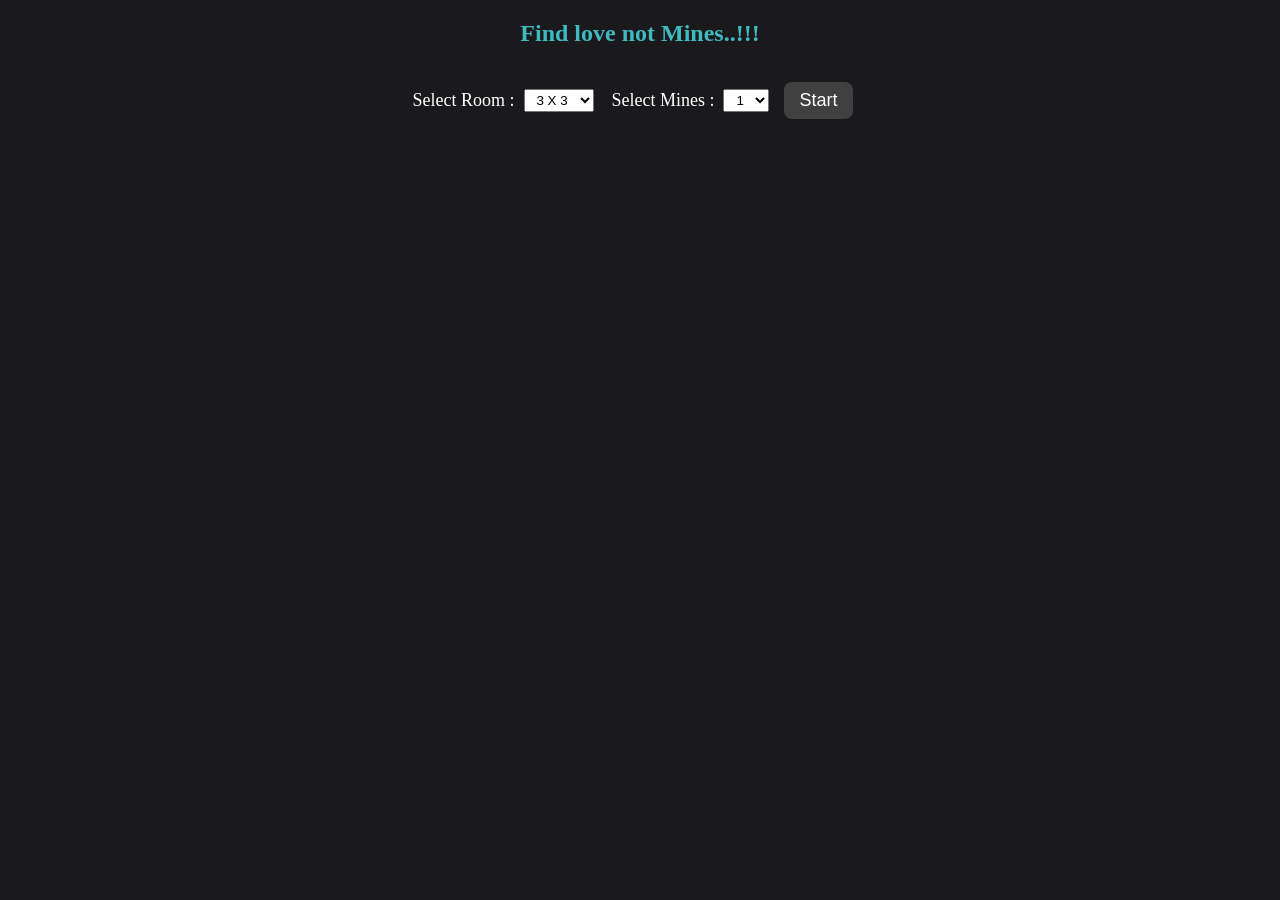
<file: mine_hunt/index.html>
<!DOCTYPE html>
<html>
<head>
    <meta charset="utf-8">
    <meta name="viewport" content="width=device-width, initial-scale=1">
    <title>Find love not Mines..!!!</title>
    <script src="https://ajax.googleapis.com/ajax/libs/jquery/3.6.0/jquery.min.js"></script>
    <link rel="stylesheet" href="https://cdnjs.cloudflare.com/ajax/libs/font-awesome/5.15.4/css/all.min.css">
</head>
<body>

<style>
*{
    padding: 0;
    margin: 0;
}
body{
    background: #1a191c;
    color: #fff !important;
}
.flex{
    display: flex;
    justify-content: center;
    align-items: center;
    text-align: center;
}

button{
    padding: 8px 15px;
    font-size: 18px;
    /*background: #61dd97;*/
    background: #404040;
    color: #fff;
    border: none;
    border-radius: 8px;
    margin: 15px;
    cursor: pointer;
}
.grid_cont{
    width: min-content;
    margin: 30px auto 20px;
}
.row{

}
.cell{
    background: #363636;
    width: 60px;
    height: 60px;
    margin: 3px;
    display: flex;
    align-items: center;
    justify-content: center;
    cursor: pointer;
    font-size: 30px;
}
.cell:hover{
    background: #ac7fff;
    transition: background 0.5s;
}
.game_result{
    font-size: 20px;
    color: #fff;
}
.game_result div {
    padding: 6px 16px;
    border-radius: 8px;
}
.game_result .lose{
    background: red;
}
.game_result .win{
    background: green;
}
.fa-bomb{
    color: black;
}
.fa-heart{
    color: red;
}
select {
    padding: 2px 8px;
}
h2{
    margin: 20px;
    color: #3fbac1;
}
.setting_cont{
    font-size: 18px;
    color: #fff;
}


@media (max-width:400px){
    .setting_cont{
        display: grid;
        grid-template-columns: 1fr;
        padding: 0 15px;
    }
    .cell{
        width: 50px;
        height: 50px;
    }

}
</style>

<h2 class="flex">Find love not Mines..!!!</h2>

<div class="flex setting_cont">
    <span>Select Room : &nbsp;</span>
    <select id="set_cell">
        <option value="3" selected>3 X 3</option>
        <option value="4">4 X 4</option>
        <option value="5">5 X 5</option>
        <option value="6">6 X 6</option>
    </select>
    &nbsp;&nbsp;&nbsp;&nbsp;
    <span>Select Mines : &nbsp;</span>
    <select id="set_mine">
        <option value="1" selected>1</option>
        <option value="2">2</option>
        <option value="3">3</option>
        <option value="4">4</option>
        <option value="5">5</option>
    </select>
    <button id="start_game">Start</button>
</div>
<div class="error"></div>

<div class="grid_cont"></div>

<div class="game_result flex"></div>


<script>
    var settings = {
        cell : 3,
        total_safe_cell : 8,
        mines : 1,
        mine_cell : [],
        game_start : false
    }
    var move = {
        cell_tapped : 0
    }
    $(document).ready(function(){
        $('#start_game').click(()=>{
            settings.cell = parseInt($('#set_cell').val())
            settings.mines = parseInt($('#set_mine').val())
            settings.total_safe_cell = settings.cell * settings.cell - settings.mines
            create_mine_cells()
            create_game()
            move.cell_tapped = 0
            settings.game_start = true
        })
    })


    function create_game(){
        html = ''
        for(let row = 1; row <= settings.cell; row++) {
            html += '<div class="row flex">';
            for(let col = 1; col <= settings.cell; col++) {
                html += `<div class="cell" row="${row}" col="${col}" onclick="check_move(this)"></div>`;
            }
            html += '</div>';
        }
        $('.grid_cont').html(html);
        $('.game_result').html('');
    }
    function get_mine_icon(){
        return '<i class="fas fa-bomb"></i>';
    }
    function get_love_icon(){
        return '<i class="fas fa-heart"></i>';
    }
    function create_mine_cells(){
        let this_row = 0, this_col = 0;
        settings.mine_cell = []
        for(var i = 0; i < settings.mines; i++) {
            this_row = Math.floor((Math.random() * 1000) % settings.cell) + 1;
            this_col = Math.floor((Math.random() * 1000) % settings.cell) + 1;
            
            if( is_mine_exist(this_row, this_col) ) {
                i--;
            } else {
                settings.mine_cell.push([this_row, this_col]);
            }
        }
        console.log(settings)
    }
    function is_mine_exist( this_row, this_col ) {
        let cell_found = false;
        settings.mine_cell.every((el) => {
            if(el[0] == this_row && el[1] == this_col){
                cell_found = true
                return false
            }
            return true
        })
        return cell_found;
    }
    function check_move( cell ) {
        if( !settings.game_start ) {
            return
        }
        let this_row = parseInt(cell.getAttribute('row'));
        let this_col = parseInt(cell.getAttribute('col'));
        let  = false;
        if( is_mine_exist(this_row, this_col) ) {
            cell.innerHTML = get_mine_icon()
            end_game({
                is_winner : false
            })
            return
        }
        move.cell_tapped++;
        cell.innerHTML = get_love_icon()
        if( move.cell_tapped == settings.total_safe_cell ) {
            end_game({
                is_winner : true
            })
        }
    }
    function end_game( result ){
        settings.game_start = false
        if(result.is_winner) {
            $('.game_result').html('<div class="win">Winner</div>');
        } else {
            $('.game_result').html('<div class="lose">You Lose</div>');
        }
        settings = {
            cell : 3,
            total_safe_cell : 8,
            mines : 1,
            mine_cell : []
        }
    }



</script>

<!-- </body> -->
</body>
</html>
</file>
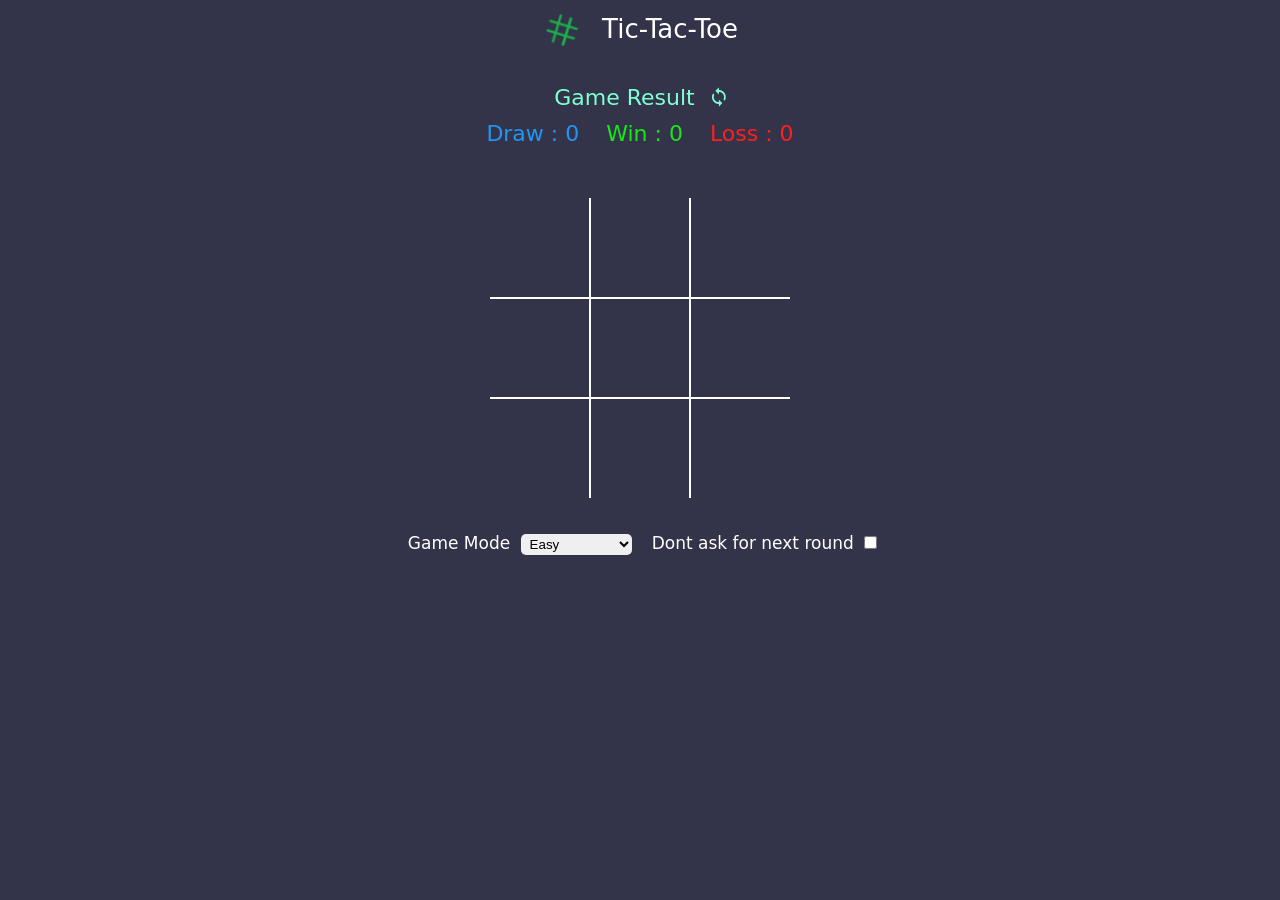
<file: tictactoe/index.html>
<!DOCTYPE html>
<html>
<head>
	<title>Tic-Tac-Toe</title>
	<meta name="viewport" content="width=device-width, initial-scale=1, maximum-scale=1">
	<meta name="theme-color" content="#333449">
	<meta name="keywords" content="tic tac toe game, online tic tac toe, tic-tac-toe">
	<meta name="description" content="School life is back..!! Tic-Tac-Toe is a classic game of X's and O's. Play for free online, no downloads needed!">
	<link rel="shortcut icon" id="favicon" href="img/favicon-tilt.png" type="image/png">
	<script src="../assets/js/jquery-3.4.1-min.js"></script>
	<script defer src="../assets/js/main_js.js"></script>
	<script defer src="js/script.js"></script>
	<link rel="stylesheet" href="../assets/css/general_style.css">
	<link rel="stylesheet" href="../assets/css/ionicons/css/ionicons.css">
	<link rel="stylesheet" href="css/style.css">
</head>
<body>

<div class="site-heading flex">
	<img src="img/favicon-tilt.png"> Tic-Tac-Toe
</div>
<div class="game_stat">
	<div class="heading center  clr_acua">
		Game Result <i class="icon ion-android-sync pointer rotate_180"></i>
	</div>
	<div class="winloss">
		<div class="draw clr_pretty_blue">Draw : 0</div>
		<div class="win clr_grn">Win : 0</div>
		<div class="loss clr_red">Loss : 0</div>
	</div>
</div>
<div class="game_container_outer flex">
	<div class="end_game_cont">
		<div class="flex">
			<button>Play Again</button>
		</div>
	</div>
	<div class="game_container">
		<div class="cell flex"></div>
		<div class="cell flex"></div>
		<div class="cell flex"></div>
		<div class="cell flex"></div>
		<div class="cell flex"></div>
		<div class="cell flex"></div>
		<div class="cell flex"></div>
		<div class="cell flex"></div>
		<div class="cell flex"></div>
		<div id="slicer" class="slicer"></div>
	</div>
</div>

<div class="setting_sec">
	<div class="setting_option">
		<span>Game Mode</span>
		<select id="game_mode">
			<option value="1">Easy</option>
			<option value="2">Medium</option>
			<option value="3">Beat the BOT</option>
		</select>
	</div>
	<div class="setting_option">
		<span>Dont ask for next round</span> <input type="checkbox" id="random">
	</div>
</div>

<!-- </body> -->
</body>
</html>
</file>
<file: assets/css/general_style.css>
*{
	padding: 0;
	margin: 0;
	box-sizing: border-box;
}
body{
	padding: 50px 10%;
    background-color: #008dd0;
    color: #fff;
    font-family: Roboto,-apple-system,system-ui,BlinkMacSystemFont,"Segoe UI","Helvetica Neue",Arial,sans-serif;
    font-size: 16px;
    line-height: 1.2;
}
a:active, a{
    text-decoration:none;
    color: inherit;
    transition: all 0.3s;
}
a:active, a:hover{
    text-decoration:none;
    color:#30eb30;
}
.margin_20{margin: 20px;}
.margin_10{margin: 10px;}
.margin_5{margin: 5px;}
.padding_10{padding: 10px;}
.padding_5{padding: 5px;}

.clr_acua{color: aquamarine;}
.clr_pretty_blue{color: #2196f3;}
.clr_orng{color: #e39335;}
.clr_grn{color: #1ae71a;}
.clr_red{color: #ff1f1f;}
.clr_chocolate{color: chocolate;}

.fntsz_12{ font-size: 12px; }
.fntsz_13{ font-size: 13px; }
.fntsz_14{ font-size: 14px; }
.fntsz_15{ font-size: 15px; }
.fntsz_17{ font-size: 17px; }
.fntsz_18{ font-size: 18px; }
.fntsz_19{ font-size: 19px; }
.fntsz_20{ font-size: 20px; }
.fntsz_22{ font-size: 22px; }
.fntsz_24{ font-size: 24px; }
.fntsz_26{ font-size: 26px; }
.center{ text-align: center; }
.pointer{cursor:pointer;}
.transform{ transition: all 0.5s; }
.transform:hover{ transform: scale(1.2); }
.txt_no_decor{ text-decoration: none;}
.right{ float: right; }
.left{ float: left; }
.clear{ clear: both; }
.abs{ position: absolute; }
.flex{
    display: flex;
    align-items: center;
    justify-content: center;
}
.hide{display:none;}

button, input[type="button"], input[type="submit"]{
    background-color: #eeeeee38; //#eeeeee61;
    color: #fff;
    border: none;
    border-radius: 3px;
    -moz-border-radius: 3px;
    -webkit-border-radius: 3px;
    cursor: pointer;
    font-family: 'Open Sans', Arial, Helvetica, sans-serif;
    height: 30px;
    width: auto;
    padding: 0px 15px;
    -webkit-appearance: none;
    -moz-appearance: none;
    overflow: hidden;
    transition: all 0.3s;
}
button:hover, input[type="button"]:hover, input[type="submit"]:hover{
    background: #eeeeee61; //#eeeeee38;
}
input[type="text"], input[type="password"]{
    height: 40px;
    padding: 0px 15px;
    margin-bottom: 10px;
    border: none;
    border-radius: 5px;
    -webkit-appearance: none;
    outline: none;
    background-color: #eee;
    color: #5a5656;
    font-size: 15px;
}
select, option{
    cursor: pointer;
    outline: none;
    border: none;   
}
.popup_alert_container{
    z-index: 100;
    position: fixed;
    top: 50px;
    right: 50px;
    max-height: 230px;
    max-width: 400px;
    overflow-y: hidden;
}
.popup_alert{
    color:#fff;
    padding: 7px 12px;
    border-radius: 5px;
    margin-bottom: 5px;
    width: fit-content;
    text-align: justify;
    background-color:#42c727;
}
.puc_g{ background-color:#42c727; }
.puc_r{ background-color:#fd536c; }
.puc_o{ background-color:#d75e1a; }
.hclr_red:hover{ color: red; }
.hclr_grn:hover{ color: #30eb30; }

.modal .close{
    float: right;
    font-size: 18px;
    padding-top: 5px;
    cursor: pointer;
}
.modal{
    display: none;
    position: fixed;
    top: 0;
    left: 0;
    width:100%;
    height:100%;
    z-index: 10;
    background: #000a;
    overflow-y: auto; 
}
.modal_content{
    width: fit-content;
    background: #333449;
    margin: 30px auto;
    border-radius: 5px;
    max-width: 80%;
    color: #fff;
}
.modal_header{
    font-size: 21px;
    padding: 7px 10px 10px;
    border-bottom: 1px solid #222;
}
.modal_header .close{
    float: right;
    font-size: 18px;
    padding-top: 5px;
    cursor: pointer;
}
.modal_header .close:hover{color: aquamarine;}
.modal_body{/* padding: 10px;*/ }
.modal_footer{
    font-size: 21px;
    padding: 7px 10px;
    border-top: 2px solid #222;
    text-align: right;
}

/*.nav_bar_container{
    position: fixed;
    top: 0;
    left: 0;
    width: -webkit-fill-available;
    display: grid;
    grid-template-columns: 1fr 1fr 1fr 1fr 1fr;
    grid-gap: 30px;
    padding: 0 15px;
    background: #0ea0e5cc;
}
.nav_bar{
    display: flex;
    align-items: center;
    justify-content: center;
    font-size: 18px;
    height: 50px;
    cursor: pointer;
}*/
.nav_bar>img{
    height: 35px;
    width: 35px;
}
.rotate_360, .rotate_180, .rotate_90, .flipv_360, .flipv_180, .fliph_360, .fliph_180{
    transition: all 0.5s;
}
.rotate_360:hover{
    transform: rotate(360deg);
}
.rotate_180:hover{
    transform: rotate(180deg);
}
.rotate_90:hover{
    transform: rotate(90deg);
}
.flipv_360:hover{
    transform: rotateX(360deg);
}
.flipv_180:hover{
    transform: rotateX(180deg);
}
.fliph_360:hover{
    transform: rotateY(360deg);
}
.fliph_180:hover{
    transform: rotateY(180deg);
}
.online{color:#30eb30;}

.nav_bar_container{
    z-index: 100;
    position: fixed;
    top: 0;
    left: 0;
    width: -webkit-fill-available;
    padding: 0 50px;
    background: #0ea0e5cc;
    box-shadow: 0px 1px 16px #5a4d4dc2;
    -webkit-box-shadow: 0px 1px 16px #5a4d4dc2;
    -o-box-shadow: 0px 1px 16px #5a4d4dc2;
    -moz-box-shadow: 0px 1px 16px #5a4d4dc2;
}
.nav_bar{
    display: flex;
    align-items: center;
    justify-content: center;
    font-size: 18px;
    padding: 3px 10px;
    height: 50px;
    cursor: pointer;
}
.nav_content{ margin: 0 15px; }
.nav_content:hover, i:hover{ color: #ff9412; } /* #78d417 #ff8400  */
.nav_content .navbar_avatar{
    height: 30px;
    width: 30px;
    border-radius: 50%;
}
::-webkit-scrollbar{ width: 5px; height: 5px; }
::-webkit-scrollbar-track {
  //box-shadow: inset 0 0 5px grey; 
  border-radius: 2px;
}
::-webkit-scrollbar-thumb {
  background: #eee; 
  border-radius: 2px;
}
::-webkit-scrollbar-thumb:hover { background: #fff; }
.hover_popup_cont{
    position: fixed;
    z-index: 500;
    max-width: 250px;
    background: #0009; //#fffa;
    color: #fff;
    padding: 8px 12px;
    font-size: 15px;
    border-radius: 5px;
    visibility: hidden;
    transition: all 0.5s;
}
.nav_content .drop{
    z-index: 100;
    position: fixed;
    top: 50px;
    background: #555;
    padding: 5px;
    border-radius: 4px;
    color: #fff;
    display: none;
    transition: all 0.5s;
}
.nav_profile:hover .drop{
    display: block;
}
.nav_content .drop:over{
    display: block;
}
.nav_content .drop::before{
    border-top: 8px solid #0000;
    border-right: 8px solid #0000;
    border-bottom: 8px solid #555;
    border-left: 8px solid #0000;
    content: "";
    position: absolute;
    top: -16px;
    left: 35px;
}
.nav_content .drop_element{
    font-size: 15px;
    padding: 3px 5px;
    transition: all 0.5s;
}
.nav_content .drop_element:hover{
    color: #ff9412
}
.nav_content .drop_element i{
    margin-right: 5px;
    font-size: 13px; 
}
i[mode-icon="night"]:hover{ color: #555;}
.img_container_404{ margin-top: 30px; }
.img_container_404 > img{ width: 250px; height: auto; }
.sec_404{ font-size: 40px;  margin: 40px 0 0; }
.profile_cover_cont{
    margin-bottom: 25px;
}
.cover_cont{
    overflow: hidden;
    background: #0003;
    position: relative;
    //width: 700px;
    width: 100%; 
    height: 300px;
    border-radius: 8px;
}
img.cover{
    //border-radius: 8px;
    //width: 100%;
    height: 100%;
}
.avatar_cont{
    width: 100%;
    position: absolute;
    /* padding-bottom: 10px; */
    bottom: -30px;
    /* background: #0002; */
    border-radius: inherit;
}
.avatar>img{ border-radius: 50%; }
.avatar_cont .avatar{
    border: 2px solid #eee;
    width: 100px;
    cursor: pointer;
    border-radius: 50%;
}
.avatar_cont .name{
    display: block;
    padding: 5px 0 15px;
}
.profile_navbar{
    display: grid;
    grid-template-columns: 1fr;
    align-items: center;
    text-align: center;
    height: 300px;
    margin: 10px 0 10px 10px;
    padding: 10px 5px;
    background: #795548;
    border-radius: 5px;
}
.profile_navbar > .nav_content{
    cursor: pointer;
}
.profile_navbar>.pointer>i{
    padding: 10px;
    font-size: 21px;
    cursor: pointer;
}
.bottom_shadow{ height: 30px; transition: all 0.15s; }
.cover_cont:hover .bottom_shadow, .bottom_shadow:hover{ box-shadow: 0px -51px 78px #ff021c; }
/*box-shadow: 0px -60px 20px #5a4d4d4d; #b71c1c [redish], #ff9412[orange]*/
.not_found_div{
    background: #00a4f2; //#0005; 
    //height: 250px;
    display: flex;
    align-items: center;
    text-align: center;
    font-size: 20px;
    border-radius: 5px;
    padding: 10px;
}
.not_found_div>div{ width: 100%; padding: 20px 0;}
.cover_pic_cont{ height: inherit; }
.cover_upload{
    position: absolute;
    top: -30px;
    font-size: 20px;
    box-shadow: 1px 2px 20px #000;
}
.cover_cont:hover .cover_upload, .cover_upload:hover{ top: 12px; }
.avatar_cont_in{
    border-radius: 50%;
    width: fit-content;
    position: relative;
    overflow: hidden;
    margin: auto;
}
.avatar_upload_cont{
    position: absolute;
    bottom: -25px;
    padding: 2px 0 5px;
    background: #0007;
    transition: all 0.5s;
    width: -webkit-fill-available;
}
.avatar_cont_in:hover .avatar_upload_cont, .avatar_upload_cont:hover{ bottom: 0px; }
.user_list{
    width: 200px;
    text-align: center;
    background: blueviolet;
    border-radius: 5px;
    margin: auto;
    padding: 10px;
}
.user_list > div{
    width: fit-content;
    margin: auto;
}
.user_list .status{ padding-top: 0px; }
.user_list .name{ padding: 0; margin-bottom: 10px; }
.user_list .action_sec{}

.time{font-size: 13px;}
.user_list .avatar{position: relative;}
.user_list .avatar .online-icon{
    position: absolute;
    font-size: 12px;
}
.user_list .avatar .online{
    animation: blinker 1.5s cubic-bezier(.5, 0, 1, 1) infinite alternate;
    color: #38f538;
}
@keyframes blinker{ from { opacity: 1; } to { opacity: 0.3; } }
.friend_list_cont{
    display: grid;
    grid-template-columns: 1fr 1fr 1fr 1fr;
    grid-gap: 20px;
    margin: 15px 0;
    background: #00a4f2;
    padding: 10px 0;
}
.pro_defdiv{
    background: #00a4f2;
    border-radius: 5px;
    padding: 10px;
}
.pro_defdiv > .quote{
    font-family: Monotype Corsiva;
    font-size: 25px;
}
.active{
    background: #9a6c5c;
    border-radius: 50%;
}




















@media (max-width:1100px){
    .friend_list_cont{grid-template-columns: 1fr 1fr 1fr;}
}
@media (max-width:1050px){
    body{padding: 50px 10%;}
}
@media (max-width:820px){
    .friend_list_cont{grid-template-columns: 1fr 1fr;}
}
@media (max-width:720px){
    .nav_bar_container{padding: 0 15px;}
    .popup_alert_container{ top: 30px; right: 20px; max-width: 300px; }
}
@media (max-width:550px){
    .friend_list_cont{grid-template-columns: 1fr;}
}
@media (max-width:500px){
    body{padding: 0 5% 50px;}
    .nav_bar_container{padding: 0px; top: unset; bottom:0;}
    .nav_bar{ height:40px; font-size:15px; padding: 3px 3px; }
    .nav_bar>img{ height:25px; width:25px; margin-left:4px;}
    .nav_content{ margin: 0 9px;} 
    .nav_content > .fntsz_20{ font-size:16px; }
    .nav_content > .fntsz_17{ font-size:14px; }
    .nav_content > .fntsz_12{ font-size:9px; }
    .nav_content > .navbar_avatar{ width:25px; height:25px; }
    .popup_alert_container{ top: 10px; right: 10px; max-width: 250px; max-height: 155px; }
    .popup_alert{ padding: 4px 7px; }
}
@media (max-width:350px){
    .nav_content{ margin: 0 13px 0 0; } 
}
</file>
<file: blackjack/css/style.css>
*{
	padding: 0;
	margin: 0;
}
a:active, a{
    text-decoration:none;
    color: inherit;
    transition: all 0.3s;
}
a:active, a:hover{
    text-decoration:none;
    color:#1ee976; //aqua; //#30eb30;
}
select, option{ cursor: pointer; outline: none; }
button, input[type="button"], input[type="submit"]{
    background-color: #eeeeee21;
    color: #fff;
    border: none;
    outline: none;
    border-radius: 3px;
    -moz-border-radius: 3px;
    -webkit-border-radius: 3px;
    cursor: pointer;
    font-family: 'Open Sans', Arial, Helvetica, sans-serif;
    height: 30px;
    width: auto;
    padding: 0px 15px;
    -webkit-appearance: none;
    -moz-appearance: none;
    overflow: hidden;
    transition: all 0.3s;
}
button:hover, input[type="button"]:hover, input[type="submit"]:hover{
    background: #eeeeee61; //#eeeeee38;
}
.site_heading{}
.margin_20{margin: 20px;}
.margin_10{margin: 10px;}
.margin_5{margin: 5px;}
.padding_10{padding: 10px;}
.padding_5{padding: 5px;}

.clr_acua{color: aquamarine;}
.clr_pretty_blue{color: #2196f3;}
.clr_orng{color: #e39335;}
.clr_grn{color: #1ae71a;}
.clr_red{color: #ff1f1f;}
.clr_chocolate{color: chocolate;}
.secbg{ background: #1e2630; /* #303144; #2e3135; */}
.fntsz_12{ font-size: 12px; }
.fntsz_13{ font-size: 13px; }
.fntsz_14{ font-size: 14px; }
.fntsz_15{ font-size: 15px; }
.fntsz_17{ font-size: 17px; }
.fntsz_18{ font-size: 18px; }
.fntsz_19{ font-size: 19px; }
.fntsz_20{ font-size: 20px; }
.fntsz_22{ font-size: 22px; }
.fntsz_24{ font-size: 24px; }
.fntsz_26{ font-size: 26px; }
.center{ text-align: center; }
.pointer{cursor:pointer;}
.transition{transition: all 0.3s;}
.transform{ transition: all 0.5s; }
.transform:hover{ transform: scale(1.2); }
.txt_no_decor{ text-decoration: none;}
.right{ float: right; }
.left{ float: left; }
.clear{ clear: both; }
.tal_right{ text-align: right; }
.abs{ position: absolute; }
.flex{
    display: flex;
    align-items: center;
    justify-content: center;
}
.inline_block{display:inline-block;}
.hide{display:none;}

.rotate_360, .rotate_180, .rotate_90, .flipv_360, .flipv_180, .fliph_360, .fliph_180{
    transition: all 0.5s;
}
.rotate_360:hover{
    transform: rotate(360deg);
}
.rotate_180:hover{
    transform: rotate(180deg);
}
.rotate_90:hover{
    transform: rotate(90deg);
}
.flipv_360:hover{
    transform: rotateX(360deg);
}
.flipv_180:hover{
    transform: rotateX(180deg);
}
.fliph_360:hover{
    transform: rotateY(360deg);
}
.fliph_180:hover{
    transform: rotateY(180deg);
}
.online{color:#30eb30;}
::-webkit-scrollbar{ width: 5px; height: 5px;}
::-webkit-scrollbar-track {
  //box-shadow: inset 0 0 5px grey; 
  border-radius: 2px;
}
::-webkit-scrollbar-thumb {
  background: #eee; 
  border-radius: 2px;
}
::-webkit-scrollbar-thumb:hover { background: #fff; }

.blink{
  opacity:0;
  animation-name: blink_this;
  animation-duration: 1s;
  animation-iteration-count: infinite;
}
@keyframes blink_this{
  0%{opacity: 0}
  80%{opacity: 1}
  100%{opacity: 0}
}
.blink_zone_icon{
  animation-name: blink_this_zone_icon;
  animation-duration: 1.5s;
  animation-iteration-count: infinite;
}
@keyframes blink_this_zone_icon{
  0%{color: #eee}
  75%{color: #40a9c1}
  100%{color: #eee}
}
.online{
    animation: blinker 1.5s cubic-bezier(.5, 0, 1, 1) infinite alternate;
    color: #38f538;
}
@keyframes blinker{ from { opacity: 1; } to { opacity: 0.3; } }
.friend_list_cont{
    display: grid;
    grid-template-columns: 1fr 1fr 1fr 1fr;
    grid-gap: 20px;
    margin: 15px 0;
    background: #00a4f2;
    padding: 10px 0;
}
body{
    font-family: Roboto,-apple-system,system-ui,BlinkMacSystemFont,"Segoe UI","Helvetica Neue",Arial,sans-serif;
    line-height: 1.1571;
    padding: 10px 10%;
    background: #1e2126; //#1e2630;
    color: #fff;
}
.preload{
    z-index: 3;
    position: fixed;
    top: 0;
    bottom: 0;
    left: 0;
    width: 100%;
    background: #1e2630;
}
.icon-loader_cont{
    position: fixed;
    top: 0;
    bottom: 0;
    left: 0;
    width: 100%;
}
.icon-loader{
    border: 4px solid #fff0;
    border-top-color: #3498db;
    border-bottom-color: #3498db;
    //border-right-color: #3498db;
    height: 70px;
    width: 70px;
    border-radius: 50%;
    animation: spin 1.5s linear infinite;
    display: inline-block;
}
@-webkit-keyframes spin{
    0% { -webkit-transform: rotate(0deg); }
    100% { -webkit-transform: rotate(360deg); }
}
@keyframes spin{
    0% { transform: rotate(0deg); }
    100% { transform: rotate(360deg); }
}


.modal .close{
    float: right;
    font-size: 18px;
    padding-top: 5px;
    cursor: pointer;
}
.modal{
    display: none;
    position: fixed;
    top: 0;
    left: 0;
    width:100%;
    height:100%;
    z-index: 10;
    background: #000a;
    overflow-y: auto; 
}
.modal_content{
    width: fit-content;
    background: #333449;
    margin: 30px auto;
    border-radius: 5px;
    max-width: 80%;
    color: #fff;
}
.modal_header{
    font-size: 21px;
    padding: 7px 10px 10px;
    border-bottom: 1px solid #222;
}
.modal_header .close{
    float: right;
    font-size: 18px;
    padding-top: 5px;
    cursor: pointer;
}
.modal_header .close:hover{color: aquamarine;}
.modal_body{/* padding: 10px;*/ }
.modal_footer{
    font-size: 21px;
    padding: 7px 10px;
    border-top: 2px solid #222;
    text-align: right;
}





/* Blackjack style */

.modal_body .tool_tab{
    font-size: 17px;
    padding: 10px;
    border-top: 1px solid #252525;
}
.modal_body .tool_tab button{ height: 26px; padding: 0 10px; }
.modal_body .tool_tab .icon{
    padding: 0 10px 0 5px;
    font-size: 19px;
    color: #12b0ea;
}
.modal_body .setting_options_cont{
    margin: 15px 0 10px 15px;
}
.modal_body .setting_options{
    font-size: 15px;
    padding: 2px 0;
}
.modal_body .setting_options .icon{
    font-size: 15px;
}
.modal_body .setting_options select{
    padding: 1px 4px;
    border-radius: 6px;
}

.modal_body .tool_tab.view_mode i{
    font-size: 30px;
    float: left;
    margin-top: -8px;
    padding-left: 3px;
}
.modal_body .tool_tab.view_mode i.ion-ios-moon{
    padding: 0 16px 0 7px;
}
.modal_body .game_rules{
    margin: 15px 0 0 22px;
}
.modal_body .game_rules li{ padding: 3px 0; list-style: circle; }



.game_heading{ font-size: 30px; margin-top: 15px;}
.game_heading > div{width: fit-content; position: relative;}
.game_heading img{ 
    position: absolute;
    top: -15px;
    right: 7px;
    width: 35px;
}
.card_container{
    position: absolute;
    display: inline-block;
    transform: rotate(4deg);
}
.card_container:nth-child(1){}
.card_container:nth-child(2){left: 50px;}
.card_container:nth-child(3){left: 100px;}
.card_container:nth-child(4){left: 150px;}
.card_container:nth-child(5){left: 200px;}
.card_container:nth-child(6){left: 250px;}
.card_container:nth-child(7){left: 300px;}
.card_container:nth-child(8){left: 350px;}
.card_container:nth-child(9){left: 400px;}
.card_container:nth-child(10){left: 450px;}
.card_container:nth-child(11){left: 500px;}
.card_container:nth-child(12){left: 550px;}
.card{
    width: 80px;
    height: 100px;
    background: #fff;
    color: #332f2f;
    font-weight: 500;
    font-size: 18px;
    border-radius: 6px;
    padding: 2px;
    display: inline-block;
    border: 1px solid #eee;
    box-shadow: 1px 1px 10px 0px #000;
}
.card .number{ padding-left: 4px; }
.card .number.down{ transform: rotate(180deg); }
.card .img_cont{ height: 60px; }
.card img{ width: 23px; }

.jokergirl.img_cont{ height: 99px; }
.jokergirl > img{ width: 55px; }
.flip_joker_card{transform: rotateY(90deg); transition: all 0.4s linear;}


.game_table{
    position: relative;
    border-radius: 6px;
    margin-top: 35px;
    padding: 1px 5px 15px;
}
.dealer_area .point, .player_area .point{
    margin: 20px 0;
    font-size: 17px;
    display: none;
}
.player_area{ margin-top: 40px; }
.player_area .button_area{ margin-top: 35px; }
.player_area button{ margin: 5px 3px; }
.dealer_card_section{
    position: relative;
    height: 115px;
    width: fit-content;
    margin: auto;
}
.player_card_section{
    position: relative;
    height: 115px;
    width: fit-content;
    margin: auto;
}
.new_game_wrapper, .shuffle_wrapper{
    color: #fff;
    position: absolute;
    top: 0;
    bottom: 0;
    right: 0;
    left: 0;
    background: #111111bd;
    border-radius: 6px;
}
.shuffle_wrapper > div{ height: 100%; }
.new_game_wrapper button{ background: #282828; }
.new_game_wrapper button:hover{ background: #1c1c1c; //#4e4c4c; }
#game_result{ font-size: 24px; }
#game_result_msg{
    font-size: 22px;
    margin: 10px 0px 65px;
    text-align: center;
}


.setting_icon{
    position: fixed;
    top: 20px;
    left: 20px;
    font-size: 25px;
    color: #d76e26;

}
#shuflling_anim{

}
#shuflling_anim > div{
    margin: 17px auto;
}
.shuffling_anim_cont{
    position: relative;
    width: 75px;
    height: 75px;
}
.shuffing_anim_card{
    position: absolute;
    width: 25px;
    height: 25px;
}
.shuffing_anim_card > img{
    width: 25px;
}
.shuffing_anim_card:nth-child(1){
    top: 0px;
    left: 0px;
    animation: shuffing_anim_card_one 2s linear infinite;
}
.shuffing_anim_card:nth-child(2){
    top: 0px;
    left: 50px;
    animation: shuffing_anim_card_two 2s linear infinite;
}
.shuffing_anim_card:nth-child(3){
    top: 50px;
    left: 50px;
    animation: shuffing_anim_card_three 2s linear infinite;
}
.shuffing_anim_card:nth-child(4){
    top: 50px;
    left: 0px;
    animation: shuffing_anim_card_four 2s linear infinite;
}
@keyframes shuffing_anim_card_one{
    0% { top:0px; left:0px; }
    25% { top:0px; left:50px; }
    50% { top:50px; left:50px; }
    75% { top:50px; left:0px; }
    100% { top:0px; left:0px; }
}
@keyframes shuffing_anim_card_two{
    0% { top:0px; left:50px; }
    25% { top:50px; left:50px; }
    50% { top:50px; left:0px; }
    75% { top:0px; left:0px; }
    100% { top:0px; left:50px; }
}
@keyframes shuffing_anim_card_three{
    0% { top:50px; left:50px; }
    25% { top:50px; left:0px; }
    50% { top:0px; left:0px; }
    75% { top:0px; left:50px; }
    100% { top:50px; left:50px; }
}
@keyframes shuffing_anim_card_four{
    0% { top:50px; left:0px; }
    25% { top:0px; left:0px; }
    50% { top:0px; left:50px; }
    75% { top:50px; left:50px; }
    100% { top:50px; left:0px; }
}
.small_stat{display: none;}
.game_stat_cont{
    border-radius: 4px;
    padding: 6px 12px 0 12px;
    background: #0005;
    margin: 10px 0;
    border-left: 4px solid #ff5700;
}
.game_stat_cont > .heading{
    font-size: 18px;
    margin-bottom: 12px;
}
.game_stat .note{ padding-bottom: 5px; }
.game_stat > .heading{
    display: inline-block;
    font-size: 14px;
    position: relative;
    width: 66px;
    height: 50px;
}
.game_stat .heading > div:nth-child(1){
    padding: 1px;
    position: absolute;
    top: 0px;
}
.game_stat .heading > div:nth-child(2){
    padding: 1px;
    margin: 0px 0;
    position: absolute;
    bottom: 10px;
}
.game_stat .round_sec{
    display: inline-block;
    margin-left: 5px;
    padding-bottom: 5px;
    overflow-y: hidden;
    overflow-x: scroll;
    width: calc(100% - 80px);
    white-space: nowrap;
}
.round_sec .round{
    display: inline-block;
    padding: 0 3px;
    text-align: center;
    cursor: pointer;
}
.round_sec .round_no{ margin-bottom: 4px; }
.round_sec .round_result{ cursor:pointer; }
#full_game_stat > .modal_content{ width: 80%; max-width: unset; }
#full_game_stat .modal_body > div{ margin-right: 10px; margin-left: 10px;}
#full_game_stat .heading_area{
    font-size: 22px;
    margin-top: 10px;
    padding: 5px 0;
}
#full_game_stat .prev_game{ margin-left: 100px;}
#full_game_stat .next_game{ margin-right: 100px;}
#full_game_stat .heading_area i{ padding: 0 10px; }
#full_game_stat .heading_area i:hover{ color: aquamarine; }
#full_game_stat .round_selected{ border: 1px solid; }
#full_game_stat .heading_area{

}
#full_game_stat .heading_area{

}

.modal .dealer_card_section, .modal .player_card_section{ height: 100px; }
.modal .card{
    width: 63px;
    height: unset;
    font-size: 15px;
}
.modal .card .img_cont{ height: 55px; }
.modal .card img{ width: 15px; }
.modal .card_container:nth-child(2){ left: 40px; }
.modal .card_container:nth-child(3){ left: 80px; }
.modal .card_container:nth-child(4){ left: 120px; }
.modal .card_container:nth-child(5){ left: 160px; }
.modal .card_container:nth-child(6){ left: 200px; }
.modal .card_container:nth-child(7){ left: 240px; }
.modal .card_container:nth-child(8){ left: 280px; }
.modal .game_table{margin-top: 0;}

.win_loss{
    display: grid;
    grid-template-columns: 1fr 1fr 1fr 1fr;
    text-align: center;
    margin-top: 10px;
    grid-gap: 25px; //75px;
}
.total_round, .total_draw, .total_win, .total_loss{
    background: #0005;
    border-radius: 4px;
    padding: 10px 0;
    display: inline-flex; //added
}
.total_round{
    border-top: 4px solid #6effd4;
}
.total_draw{
    border-top: 4px solid #2196f3;
}
.total_win{
    border-top: 4px solid #1ae71a;
}
.total_loss{
    border-top: 4px solid #ff1f1f;
}
.win_loss .heading{
    margin-left: auto; /*margin-bottom: 10px;*/
    font-size: 17px;
}
.win_loss .data{
    margin-left: 10px;
    margin-right: auto;
}








/* Blackjack style */


@media (max-width:1100px){
    /*.win_loss{grid-gap: 50px;}*/
}
@media (max-width:1000px){
    #full_game_stat .prev_game{ margin-left: 10px;}
    #full_game_stat .next_game{ margin-right: 10px;}
}
@media (max-width:900px){

}
@media (max-width:850px){
    body{padding: 10px 15px;}
    #full_game_stat > .modal_content{ width: calc(100% - 30px); }
    .win_loss{grid-gap: 25px;}
}
@media (max-width:800px){

}
@media (max-width:760px){

}
@media (max-width:700px){

}
@media (max-width:600px){
    body{padding: 10px;}
    .modal_content{max-width: 96%;}
    .win_loss{grid-gap: 10px;}
}
@media (max-width:550px){
    .player_area { margin-top: 35px; }
    .setting_icon{ top: 10px; left: 10px; font-size: 22px; }
    #full_game_stat > .modal_content{ width: calc(100% - 10px); }
}
@media (max-width:450px){
    #full_game_stat .modal_body > div { margin-right: 5px; margin-left: 5px; }
}
@media (max-width:400px){
    body{padding: 5px;}
    .game_heading{ margin-top: 20px; }
    .game_table{ margin-top: 25px; }
    #game_result { font-size: 20px; }
    #game_result_msg { font-size: 17px; }
    .game_stat_cont{ padding: 6px 6px 0px 6px; }
    /*.win_loss{ grid-template-columns: 1fr 1fr; }*/
    .win_loss .heading{ margin-bottom: 5px; margin-left: unset;}
    .win_loss .data{ margin-right: unset; margin-left: unset;}
    .total_round, .total_draw, .total_win, .total_loss{ padding: 5px 0; display: initial; }
}
@media (max-width:350px){

}
@media (max-width:320px){

}
</file>
<file: bubble_shoot/style.css>
*{
    padding: 0;
    margin: 0;
}
body{
    font-family: Roboto,-apple-system,system-ui,BlinkMacSystemFont,"Segoe UI","Helvetica Neue",Arial,sans-serif;
    line-height: 1.1571;
    //font-style: italic;
    background: #f1f1f1; //#1e2630;
}
label{margin:0;}
a:active, a{
    text-decoration:none;
    color: inherit;
    transition: all 0.3s;
}
a:active, a:hover{
    text-decoration:none;
    color: #2cdcdc; //#e6ffff; //#1ee976; //aqua; //#30eb30;
}
button, input[type="button"], input[type="submit"], input[type="text"], input[type="number"], input[type="password"]{
    background: #55a7ab;
    color: #fff;
    border: none;
    outline: none;
    border-radius: 3px;
    -moz-border-radius: 3px;
    -webkit-border-radius: 3px;
    cursor: pointer;
    font-family: 'Open Sans', Arial, Helvetica, sans-serif;
    height: 30px;
    width: auto;
    padding: 0px 15px;
    -webkit-appearance: none;
    -moz-appearance: none;
    overflow: hidden;
    transition: all 0.3s;
}
button:hover, input[type="button"]:hover, input[type="submit"]:hover{
    background: #5fced4; //#eeeeee38;
}
input[type="text"], input[type="password"], input[type="number"]{
    background: #eee;
    cursor: initial;
    color: #000;
}
button[disabled]{
    cursor: not-allowed;
    opacity: 0.5;
}
.icon-loader{
    border: 2px solid #fff0;
    border-radius: 50%;
    border-top-color: #3498db;
    border-bottom-color: #3498db;
    width: 30px;
    height: 30px;
    -webkit-animation: spin 1.5s linear infinite;
    animation: spin 1.5s linear infinite;
    display: inline-block;
}
.ion-icon-loader{
    margin-left: 4px;
    display: inline-block;
    -webkit-animation: spin 1.5s linear infinite;
    animation: spin 1.5s linear infinite;
}
@-webkit-keyframes spin{
  0% { -webkit-transform: rotate(0deg); }
  100% { -webkit-transform: rotate(360deg); }
}
@keyframes spin{
  0% { transform: rotate(0deg); }
  100% { transform: rotate(360deg); }
}
.modal{
    position: fixed;
    top: 0;
    bottom: 0;
    right: 0;
    left: 0;
    display: none;
    overflow-y: auto;
    background: #000000b3;
    z-index: 1050;
}
/*.modal .modal-container{
    height: 100%;
    width: 100%;
}*/
.modal-header, .modal-body, .modal-footer{ padding: 6px 10px; }
/*.modal-footer button{ background: #55a7ab; }*/
.modal-header button{ background: unset; }
.modal-title i{ font-size: 20px; margin-right: 10px; }
.modal-title .account_name{ font-weight: 700; color: #8976ef;}
.account_name{ font-weight: 700; color: #8976ef;}
/*.close{opacity: 0.65; font-size: 19px;}*/
.site_heading{}
.margin_10{margin: 10px;}
.margin_5{margin: 5px;}
.margin_10{margin: 10px;}
.margin_15{margin: 15px;}
.margin_20{margin: 20px;}
.padding_10{padding: 10px;}
.padding_15{padding: 15px;}
.padding_20{padding: 20px;}
.padding_30{padding: 30px;}
.padding_5{padding: 5px;}
.clr_white{color: #fff;}
.clr_acua{color: aquamarine;}
.clr_pretty_blue{color: #2196f3}
.clr_orng{color: #e39335;}
.clr_grn{color: #1ae71a;}
.clr_red{color: #ff1f1f;}
.clr_chocolate{color: chocolate;}
.secbg{ background: #1e2630; /* #303144; #2e3135; */}
.bg_clr_offwhite{ background: #edeffa; }
.fntsz_12{ font-size: 12px; }
.fntsz_15{ font-size: 15px; }
.fntsz_16{ font-size: 16px; }
.fntsz_17{ font-size: 17px; }
.fntsz_18{ font-size: 18px; }
.fntsz_19{ font-size: 19px; }
.fntsz_20{ font-size: 20px; }
.fntsz_22{ font-size: 22px; }
.fntsz_24{ font-size: 24px; }
.fntsz_26{ font-size: 26px; }
.fntsz_27{ font-size: 27px; }
.fntsz_28{ font-size: 28px; }
.fntsz_29{ font-size: 29px; }
.fntsz_30{ font-size: 30px; }
.hover:hover{cursor:pointer; color:#00ff00; transition:0.3s;}
.hover_red:hover{cursor:pointer; color:#ff3939; transition:0.3s;}
.center{ text-align: center; }
.pointer{cursor:pointer;}
.transition{transition: all 0.3s;}
.transform{ transition: all 0.5s; }
.transform:hover{ transform: scale(1.2); }
.txt_no_decor{ text-decoration: none;}
.right{ float: right; }
.left{ float: left; }
.clear{ clear: both; }
.rtl{text-align: right;}
.ltr{text-align: left;}
.rtl_f{text-align: right !important;}
.ltr_f{text-align: left !important;}
.rel{ position: relative; }
.abs{ position: absolute; }
.flex{
    display: flex;
    align-items: center;
    justify-content: center;
}
.flx{ display: flex; }
.flx_vt{ align-items: flex-start; }
.flx_vc{ align-items: center; }
.flx_vb{ align-items: flex-end; }
.flx_hl{ justify-content: flex-start; }
.flx_hc{ justify-content: center; }
.flx_hr{ justify-content: flex-end; }
.inline_block{display:inline-block;}
.hide_n{display:none;}
.btn-expand{ width: 100%; max-width: 500px; }
.btn-expand-full{ width: 100%; }

.rotate_360, .rotate_180, .rotate_90, .flipv_360, .flipv_180, .fliph_360, .fliph_180{
    transition: all 0.5s;
}
.rotate_360:hover{
    transform: rotate(360deg);
}
.rotate_180:hover{
    transform: rotate(180deg);
}
.rotate_90:hover{
    transform: rotate(90deg);
}
.flipv_360:hover{
    transform: rotateX(360deg);
}
.flipv_180:hover{
    transform: rotateX(180deg);
}
.fliph_360:hover{
    transform: rotateY(360deg);
}
.fliph_180:hover{
    transform: rotateY(180deg);
}



/* AYAN */

.pad-tb-20 {
    padding-top: 20px;
    padding-bottom: 20px;
}
.pad-tb-10 {
    padding-top: 10px;
    padding-bottom: 10px;
}
.padding-5{ padding: 5px; }
.padding-10{ padding: 10px; }
.padding-20{ padding: 20px; }
.padding-30{ padding: 30px; }
.padding-40{ padding: 40px; }


.padding-y5 { padding-top : 5px; padding-bottom : 5px; }
.padding-x5 { padding-right : 5px; padding-left : 5px; }
.padding-y10 { padding-top : 10px; padding-bottom : 10px; }
.padding-x10 { padding-right : 10px; padding-left : 10px; }
.padding-y20 { padding-top : 20px; padding-bottom : 20px; }
.padding-x20 { padding-right : 20px; padding-left : 20px; }
.padding-y30 { padding-top: 30px; padding-bottom: 30px; }
.padding-x40 { padding-top: 40px; padding-bottom: 40px; }


.padding-t5 { padding-top : 5px; }
.padding-b5 { padding-bottom : 5px; }
.padding-l5 { padding-left : 5px; }
.padding-r5 { padding-right : 5px; }

.padding-t10 { padding-top : 10px; }
.padding-b10 { padding-bottom : 10px; }
.padding-l10 { padding-left : 10px; }
.padding-r10 { padding-right : 10px; }

.padding-t20 { padding-top : 20px; }
.padding-b20 { padding-bottom : 20px; }
.padding-l20 { padding-left : 20px; }
.padding-r20 { padding-right : 20px; }

.padding-t30 { padding-top : 30px; }
.padding-b30 { padding-bottom : 30px; }
.padding-l30 { padding-left : 30px; }
.padding-r30 { padding-right : 30px; }

.padding-t40 { padding-top : 40px; }
.padding-b40 { padding-bottom : 40px; }
.padding-l40 { padding-left : 40px; }
.padding-r40 { padding-right : 40px; }



/* margin */

.margin-x-auto{
    margin-left: auto;
    margin-right: auto;
}

.margin-5 {margin : 5px;}
.margin-t5 {margin-top : 5px;}
.margin-b5 {margin-bottom : 5px;}
.margin-l5 {margin-left : 5px;}
.margin-r5 {margin-right : 5px;}
.margin-y5 {
    margin-top : 5px;
    margin-bottom : 5px;
}
.margin-x5 {
    margin-right : 5px;
    margin-left : 5px;
}

.margin-10 {margin : 10px;}
.margin-t10 {margin-top : 10px;}
.margin-b10 {margin-bottom : 10px;}
.margin-l10 {margin-left : 10px;}
.margin-r10 {margin-right : 10px;}
.margin-y10 {
    margin-top : 10px;
    margin-bottom : 10px;
}
.margin-x10 {
    margin-right : 10px;
    margin-left : 10px;
}

.margin-15 {margin : 15px;}
.margin-t15 {margin-top : 15px;}
.margin-b15 {margin-bottom : 15px;}
.margin-l15 {margin-left : 15px;}
.margin-r15 {margin-right : 15px;}
.margin-y15 {
    margin-top : 15px;
    margin-bottom : 15px;
}
.margin-x15 {
    margin-right : 15px;
    margin-left : 15px;
}

.margin-20 {margin : 20px;}
.margin-t20 {margin-top : 20px;}
.margin-b20 {margin-bottom : 20px;}
.margin-l20 {margin-left : 20px;}
.margin-r20 {margin-right : 20px;}
.margin-y20 {
    margin-top : 20px;
    margin-bottom : 20px;
}
.margin-x20 {
    margin-right : 20px;
    margin-left : 20px;
}

.margin-25 {margin : 25px;}
.margin-t25 {margin-top : 25px;}
.margin-b25 {margin-bottom : 25px;}
.margin-l25 {margin-left : 25px;}
.margin-r25 {margin-right : 25px;}
.margin-y25 {
    margin-top : 25px;
    margin-bottom : 25px;
}
.margin-x25 {
    margin-right : 25px;
    margin-left : 25px;
}

.margin-30 {margin : 30px;}
.margin-t30 {margin-top : 30px;}
.margin-b30 {margin-bottom : 30px;}
.margin-l30 {margin-left : 30px;}
.margin-r30 {margin-right : 30px;}
.margin-y30 {
    margin-top : 30px;
    margin-bottom : 30px;
}
.margin-x30 {
    margin-right : 30px;
    margin-left : 30px;
}

.margin-35 {margin : 35px;}
.margin-t35 {margin-top : 35px;}
.margin-b35 {margin-bottom : 35px;}
.margin-l35 {margin-left : 35px;}
.margin-r35 {margin-right : 35px;}
.margin-y35 {
    margin-top : 35px;
    margin-bottom : 35px;
}
.margin-x35 {
    margin-right : 35px;
    margin-left : 35px;
}

.margin-40 {margin : 40px;}
.margin-t40 {margin-top : 40px;}
.margin-b40 {margin-bottom : 40px;}
.margin-l40 {margin-left : 40px;}
.margin-r40 {margin-right : 40px;}
.margin-y40 {
    margin-top : 40px;
    margin-bottom : 40px;
}
.margin-x40 {
    margin-right : 40px;
    margin-left : 40px;
}

.inline-block{display:inline-block;}
.hide-n{display:none;}
.rel-pos{ position: relative; }
.rel-abs{ position: absolute; }
.text-small{ font-size: 14px; }
.overflow-hidden { overflow: hidden; }
.overflow-x-hidden { overflow-x : hidden; }
.overflow-y-hidden { overflow-y : hidden; }
.text-align-center { text-align: center; }
.text-align-left { text-align: left; }
.text-align-right { text-align: right; }
.text-align-justify { text-align: justify; }
.text-bold{ font-weight:bold; }
.shadow{ box-shadow: 0px 2px 15px 0px #b5b5b530; }
.shadow-light{ box-shadow: 0 4px 14px 0px #0000001c; }


/* color */

.clr-111 { color: #111; }
.clr-222 { color: #222; }
.clr-333 { color: #333; }
.clr-444 { color: #444; }
.clr-555 { color: #555; }
.clr-666 { color: #666; }
.clr-777 { color: #777; }
.clr-888 { color: #888; }
.clr-999 { color: #999; }
.clr-aaa { color: #aaa; }
.clr-bbb { color: #bbb; }
.clr-ccc { color: #ccc; }
.clr-ddd { color: #ddd; }
.clr-eee { color: #eee; }

.clr-black{color: #000;}
.clr-white{color: #fff;}
.clr-white-imp{ color: #fff !important; }
.clr-lightgrey{ color: lightgrey; }
.clr-star-rating{ color: #ffc200; }
.clr-red{ color: #da2c46;}
.clr-green{ color: green; }
.clr-orange{ color: orange; }
.clr-blue{ color: blue; }
.clr-dodgerblue{ color: dodgerblue; }
.clr-royalblue{ color: royalblue; }



/* background color */


.bgclr-111 { background-color: #111; }
.bgclr-222 { background-color: #222; }
.bgclr-333 { background-color: #333; }
.bgclr-444 { background-color: #444; }
.bgclr-555 { background-color: #555; }
.bgclr-666 { background-color: #666; }
.bgclr-777 { background-color: #777; }
.bgclr-888 { background-color: #888; }
.bgclr-999 { background-color: #999; }
.bgclr-aaa { background-color: #aaa; }
.bgclr-bbb { background-color: #bbb; }
.bgclr-ccc { background-color: #ccc; }
.bgclr-ddd { background-color: #ddd; }
.bgclr-eee { background-color: #eee; }

.bg-white { background-color: #ffffff; }
.bg-green{background-color: #38c179; }
.bg-orange{background-color: #f0a400; }
.bg-lightgrey{ background-color: lightgrey }
.bg-fadeblue{ background-color: #f0f8ff }
.bg-red{ background-color: #da2c46; }
.bg-darkcyan{ background-color: darkcyan; }


/* opacity */


.opacity-0{ opacity : 0; }
.opacity-005{ opacity : 0.05; }
.opacity-01{ opacity : 0.1; }
.opacity-015{ opacity : 0.15; }
.opacity-02{ opacity : 0.2; }
.opacity-025{ opacity : 0.25; }
.opacity-03{ opacity : 0.3; }
.opacity-035{ opacity : 0.35; }
.opacity-04{ opacity : 0.4; }
.opacity-045{ opacity : 0.45; }
.opacity-05{ opacity : 0.5; }
.opacity-055{ opacity : 0.55; }
.opacity-06{ opacity : 0.6; }
.opacity-065{ opacity : 0.65; }
.opacity-07{ opacity : 0.70; }
.opacity-075{ opacity : 0.75; }
.opacity-08{ opacity : 0.80; }
.opacity-085{ opacity : 0.85; }
.opacity-09{ opacity : 0.90; }
.opacity-095{ opacity : 0.95; }
.opacity-1{ opacity : 1; }


/* font-size */


.fntsz-1 { font-size : 1px; }
.fntsz-2 { font-size : 2px; }
.fntsz-3 { font-size : 3px; }
.fntsz-4 { font-size : 4px; }
.fntsz-5 { font-size : 5px; }
.fntsz-6 { font-size : 6px; }
.fntsz-7 { font-size : 7px; }
.fntsz-8 { font-size : 8px; }
.fntsz-9 { font-size : 9px; }
.fntsz-10 { font-size : 10px; }
.fntsz-11 { font-size : 11px; }
.fntsz-12 { font-size : 12px; }
.fntsz-13 { font-size : 13px; }
.fntsz-14 { font-size : 14px; }
.fntsz-15 { font-size : 15px; }
.fntsz-16 { font-size : 16px; }
.fntsz-17 { font-size : 17px; }
.fntsz-18 { font-size : 18px; }
.fntsz-19 { font-size : 19px; }
.fntsz-20 { font-size : 20px; }
.fntsz-21 { font-size : 21px; }
.fntsz-22 { font-size : 22px; }
.fntsz-23 { font-size : 23px; }
.fntsz-24 { font-size : 24px; }
.fntsz-25 { font-size : 25px; }
.fntsz-26 { font-size : 26px; }
.fntsz-27 { font-size : 27px; }
.fntsz-28 { font-size : 28px; }
.fntsz-29 { font-size : 29px; }
.fntsz-30 { font-size : 30px; }
.fntsz-31 { font-size : 31px; }
.fntsz-32 { font-size : 32px; }
.fntsz-33 { font-size : 33px; }
.fntsz-34 { font-size : 34px; }
.fntsz-35 { font-size : 35px; }
.fntsz-36 { font-size : 36px; }
.fntsz-37 { font-size : 37px; }
.fntsz-38 { font-size : 38px; }
.fntsz-39 { font-size : 39px; }
.fntsz-40 { font-size : 40px; }
.fntsz-41 { font-size : 41px; }
.fntsz-42 { font-size : 42px; }
.fntsz-43 { font-size : 43px; }
.fntsz-44 { font-size : 44px; }
.fntsz-45 { font-size : 45px; }
.fntsz-46 { font-size : 46px; }
.fntsz-47 { font-size : 47px; }
.fntsz-48 { font-size : 48px; }
.fntsz-49 { font-size : 49px; }
.fntsz-50 { font-size : 50px; }


.btn.bg-orange{ color: #fff;}


/* border */ 

.border-1 { border-width: 1px; }
.border-2 { border-width: 2px; }
.border-3 { border-width: 3px; }
.border-4 { border-width: 4px; }
.border-5 { border-width: 5px; }
.border-6 { border-width: 6px; }
.border-7 { border-width: 7px; }
.border-8 { border-width: 8px; }

.border-round { border-radius: 50%; }

.border-radius-1 { border-radius: 1px; }
.border-radius-2 { border-radius: 2px; }
.border-radius-3 { border-radius: 3px; }
.border-radius-4 { border-radius: 4px; }
.border-radius-5 { border-radius: 5px; }
.border-radius-6 { border-radius: 6px; }
.border-radius-7 { border-radius: 7px; }
.border-radius-8 { border-radius: 8px; }
.border-radius-9 { border-radius: 9px; }
.border-radius-10 { border-radius: 10px; }

.border-light { border-style: solid; border-color: #eee; }
.border-dark { border-style: solid; border-color: #333; }

.border-000 { border-style: solid; border-color: #000; }
.border-111 { border-style: solid; border-color: #111; }
.border-222 { border-style: solid; border-color: #222; }
.border-333 { border-style: solid; border-color: #333; }
.border-444 { border-style: solid; border-color: #444; }
.border-555 { border-style: solid; border-color: #555; }
.border-666 { border-style: solid; border-color: #666; }
.border-777 { border-style: solid; border-color: #777; }
.border-888 { border-style: solid; border-color: #888; }
.border-999 { border-style: solid; border-color: #999; }
.border-aaa { border-style: solid; border-color: #aaa; }
.border-bbb { border-style: solid; border-color: #bbb; }
.border-ccc { border-style: solid; border-color: #ccc; }
.border-ddd { border-style: solid; border-color: #ddd; }
.border-eee { border-style: solid; border-color: #eee; }
.border-fff { border-style: solid; border-color: #fff; }


/* AYAN */



.online{color:#30eb30;}
::-webkit-scrollbar{ width: 5px; height: 5px;}
::-webkit-scrollbar-track {
  //box-shadow: inset 0 0 5px grey; 
  border-radius: 2px;
  background: #f1f1f1;
}
::-webkit-scrollbar-thumb {
  background: #666; 
  border-radius: 2px;
}
::-webkit-scrollbar-thumb:hover { background: #888; }

.blink{
  opacity:0;
  animation-name: blink_this;
  animation-duration: 1s;
  animation-iteration-count: infinite;
}
@keyframes blink_this{
  0%{opacity: 0}
  80%{opacity: 1}
  100%{opacity: 0}
}
.blink_zone_icon{
  animation-name: blink_this_zone_icon;
  animation-duration: 1.5s;
  animation-iteration-count: infinite;
}
@keyframes blink_this_zone_icon{
  0%{color: #eee}
  75%{color: #40a9c1}
  100%{color: #eee}
}
.online{
    animation: blinker 1.5s cubic-bezier(.5, 0, 1, 1) infinite alternate;
    color: #38f538;
}
@keyframes blinker{ from { opacity: 1; } to { opacity: 0.3; } }

.icon-loader_cont{
    position: fixed;
    top: 0;
    bottom: 0;
    left: 0;
    width: 100%;
}
.icon-loader{
    border: 4px solid #fff0;
    border-top-color: #3498db;
    border-bottom-color: #3498db;
    //border-right-color: #3498db;
    height: 70px;
    width: 70px;
    border-radius: 50%;
    animation: spin 1.5s linear infinite;
    display: inline-block;
}
.spinner{
    animation: spin 0.5s linear infinite;
}
@-webkit-keyframes spin{
    0% { -webkit-transform: rotate(0deg); }
    100% { -webkit-transform: rotate(360deg); }
}
@keyframes spin{
    0% { transform: rotate(0deg); }
    100% { transform: rotate(360deg); }
}

.popup-alert-container{
    z-index: 1500;
    position: fixed;
    top: 50px;
    right: 50px;
    max-height: 230px;
    max-width: 400px;
    overflow-y: hidden;
}
.popup-alert{
    color:#fff;
    padding: 7px 12px;
    border-radius: 5px;
    margin-bottom: 5px;
    width: fit-content;
    text-align: justify;
    background-color:#42c727;
}




button:focus{
    outline: none;
}
.outline-l-w{
    outline: 1px solid #e3e3e3 !important;
}
select{
    cursor: pointer;
}


/* Bootstrap 5 style copied */


.form-check-input {
    width: 1em;
    height: 1em;
    margin-top: 0.25em;
    vertical-align: top;
    background-color: #fff;
    background-repeat: no-repeat;
    background-position: center;
    background-size: contain;
    border: 1px solid rgba(0,0,0,.25);
    -webkit-appearance: none;
    -moz-appearance: none;
    appearance: none;
    -webkit-print-color-adjust: exact;
    color-adjust: exact;
}
.form-check-input[type=checkbox] {
    border-radius: 0.25em;
}
.form-check-input:checked {
    background-color: #71b4fb;
    border-color: #0d6efd;
}
.form-switch .form-check-input {
    width: 2em;
    background-image: url("data:image/svg+xml,%3csvg xmlns='http://www.w3.org/2000/svg' viewBox='-4 -4 8 8'%3e%3ccircle r='3' fill='rgba%280, 0, 0, 0.25%29'/%3e%3c/svg%3e");
    background-position: left center;
    border-radius: 2em;
    transition: background-position .15s ease-in-out;
}
.form-check-input:checked[type=checkbox] {
    background-image: url("data:image/svg+xml,%3csvg xmlns='http://www.w3.org/2000/svg' viewBox='-4 -4 8 8'%3e%3ccircle r='3' fill='rgba%280, 0, 0, 0.25%29'/%3e%3c/svg%3e");
}
.form-switch .form-check-input:checked {
    background-position: right center;
    background-image: url("data:image/svg+xml,%3csvg xmlns='http://www.w3.org/2000/svg' viewBox='-4 -4 8 8'%3e%3ccircle r='3' fill='rgba%280, 0, 0, 0.25%29'/%3e%3c/svg%3e");
}
#hasExtraFeature{
    position: unset;
}


/* Bootstrap 5 style copied */




/* GAME */

body{
    background: #1a191c;
    color: #fff !important;
    /*padding-top: 35px;*/
}

button{
    background: #404040;
}
button:hover{
    background: #2c2c2c;
}

.game_result{
    font-size: 20px;
    color: #fff;
}

.game_result .lose{
    background: red;
}
.game_result .win{
    background: green;
}

select {
    padding: 8px;
    border-radius: 6px;
}
h2{
    margin: 20px;
    color: #3fbac1;
}







/* -------------------------------- */

:root{
    --view-height : 500px;
    --bubble-fall-duration : 8s;
}

.user_input{
    max-width: 500px;
    margin: 55px auto 20px;
}
#user_input_form{
    text-align: center;
}

#user_input_form p{
    
}
#user_input_form button{
    width: 200px;
}

.game_cont{
    width: 100%;
    height: 100vh;
    overflow: hidden;
}
.score_cont{
    position: fixed;
    top: 0;
    z-index: 7;
    width: -webkit-fill-available;
    height: 35px;
    background: #2f3232;
    justify-content: space-between;
    padding: 0 50px;
}
.score_cont .player{

}
.score_cont .score{
    border: 1px solid blueviolet;
    padding: 3px 8px 3px 0;
}
#score{

}
.score_cont .pill{
    background: blueviolet;
    padding: 3px 12px 3px 5px;
    font-size: 14px;
    border-radius: 0px 14px 14px 0px;
}

.bubble{
    height: 35px;
    width: 35px;
    border-radius: 50%;
    display: flex;
    align-items: center;
    justify-content: center;
    cursor: pointer;
    position: absolute;
    top: 0;
    opacity: 0;
    box-shadow: 0px -10px 15px 0px #ffffff4f;
}
.bubble i{
    color: black;
    font-size: 24px;
}
.bubble.red{ background: red; }
.bubble.green{ background: #18c318; }
.bubble.yellow{ background: #c9c90e; }
.bubble.blue{ background: blue; }
.bubble.aqua{ background: aqua; }


.bubble.fall{
    -webkit-animation: fall 2s linear;
    animation: fall var(--bubble-fall-duration) linear;
}
@-webkit-keyframes fall{
  0% { top: 0px; opacity: 1; }
  100% { top: calc(100vh + 50px); opacity: 1; }
}
@keyframes fall{
  0% { top: 0px; opacity: 1; }
  100% { top: calc(100vh + 50px); opacity: 1; }
}


.top_ten{
    width: fit-content;
}
.top_player{
    font-size: 15px;
    background: #323232;
    padding: 3px 10px;
    margin: 0 auto 8px;
    border-radius: 5px;
    width: 250px;
    border: 2px solid #323232;
}

.top_player.top_1{
    border: 2px solid gold;
}
.top_player.top_2{
    border: 2px solid silver;
}
.top_player.top_3{
    border: 2px solid #4eb3ad;
}
.top_player.self{
    border: 2px solid #8a4f95;
}
.top_player .name{
    
}
.top_player .name{
    
}


















@media (min-width: 768px){
    

}
@media (min-width: 992px){

}

@media (max-width:1000px){

}
@media (max-width:991px){

}
@media (max-width:950px){


}
@media (max-width:900px){

}
@media (max-width:850px){


}
@media (max-width:800px){

}
@media (max-width:750px){


}
@media (max-width:720px){ 
    .popup-alert-container{ top: 30px; right: 20px; max-width: 300px; }



}
@media (max-width:600px){

}
@media (max-width:550px){
    .score_cont{ padding: 0 2px; font-size: 11px; }
    .score_cont .score{ padding: 3px 3px 3px 0; }
    .score_cont .pill{ padding: 3px 5px 3px 5px; font-size: 11px;}
    
}
@media (max-width:500px){


}
@media (max-width:450px){



}
@media (max-width:400px){




}
@media (max-width:350px){

}
@media (max-width:320px){


}
</file>
<file: card_match/style.css>
*{
	padding: 0;
	margin: 0;
}
body{
    font-family: Roboto,-apple-system,system-ui,BlinkMacSystemFont,"Segoe UI","Helvetica Neue",Arial,sans-serif;
    line-height: 1.1571;
    //font-style: italic;
    background: #1e2126; //#1e2630;
    color: #fff;
}
label{margin:0;}
a:active, a{
    text-decoration:none;
    color: inherit;
    transition: all 0.3s;
}
a:active, a:hover{
    text-decoration:none;
    color: #2cdcdc; //#e6ffff; //#1ee976; //aqua; //#30eb30;
}
button, input[type="button"], input[type="submit"], input[type="text"], input[type="number"], input[type="password"]{
    background: #55a7ab;
    color: #fff;
    border: none;
    outline: none;
    border-radius: 3px;
    -moz-border-radius: 3px;
    -webkit-border-radius: 3px;
    cursor: pointer;
    font-family: 'Open Sans', Arial, Helvetica, sans-serif;
    height: 30px;
    width: auto;
    padding: 0px 15px;
    -webkit-appearance: none;
    -moz-appearance: none;
    overflow: hidden;
    transition: all 0.3s;
}
button:hover, input[type="button"]:hover, input[type="submit"]:hover{
    background: #5fced4; //#eeeeee38;
}
input[type="text"], input[type="password"], input[type="number"]{
    background: #eee;
    cursor: initial;
    color: #000;
}
button[disabled]{
    cursor: not-allowed;
    background: #2f6a6c;
}
.icon-loader{
    border: 2px solid #fff0;
    border-radius: 50%;
    border-top-color: #3498db;
    border-bottom-color: #3498db;
    width: 30px;
    height: 30px;
    -webkit-animation: spin 1.5s linear infinite;
    animation: spin 1.5s linear infinite;
    display: inline-block;
}
.ion-icon-loader{
    margin-left: 4px;
    display: inline-block;
    -webkit-animation: spin 1.5s linear infinite;
    animation: spin 1.5s linear infinite;
}
@-webkit-keyframes spin{
  0% { -webkit-transform: rotate(0deg); }
  100% { -webkit-transform: rotate(360deg); }
}
@keyframes spin{
  0% { transform: rotate(0deg); }
  100% { transform: rotate(360deg); }
}
.modal{
    position: fixed;
    top: 0;
    bottom: 0;
    right: 0;
    left: 0;
    display: none;
    overflow-y: auto;
    background: #000000de;
    z-index: 10;
}
.modal .modal-container{
    height: 100%;
    width: 100%;
}
.modal-header, .modal-body, .modal-footer{ padding: 3px 10px; }
.modal-footer button{ background: #55a7ab; }
.modal-header button{ background: unset; }
.modal-title i{ font-size: 20px; margin-right: 10px; }
.modal-title .account_name{ font-weight: 700; color: #8976ef;}
.account_name{ font-weight: 700; color: #8976ef;}
.close{opacity: 0.65; font-size: 19px;}
.site_heading{}
.margin_10{margin: 10px;}
.margin_5{margin: 5px;}
.margin_10{margin: 10px;}
.margin_15{margin: 15px;}
.margin_20{margin: 20px;}
.padding_10{padding: 10px;}
.padding_15{padding: 15px;}
.padding_20{padding: 20px;}
.padding_30{padding: 30px;}
.padding_5{padding: 5px;}
.clr_white{color: #fff;}
.clr_acua{color: aquamarine;}
.clr_pretty_blue{color: #2196f3}
.clr_orng{color: #e39335;}
.clr_grn{color: #1ae71a;}
.clr_red{color: #ff1f1f;}
.clr_chocolate{color: chocolate;}
.secbg{ background: #1e2630; /* #303144; #2e3135; */}
.bg_clr_offwhite{ background: #edeffa; }
.fntsz_12{ font-size: 12px; }
.fntsz_15{ font-size: 15px; }
.fntsz_16{ font-size: 16px; }
.fntsz_17{ font-size: 17px; }
.fntsz_18{ font-size: 18px; }
.fntsz_19{ font-size: 19px; }
.fntsz_20{ font-size: 20px; }
.fntsz_22{ font-size: 22px; }
.fntsz_24{ font-size: 24px; }
.fntsz_26{ font-size: 26px; }
.fntsz_27{ font-size: 27px; }
.fntsz_28{ font-size: 28px; }
.fntsz_29{ font-size: 29px; }
.fntsz_30{ font-size: 30px; }
.hover:hover{cursor:pointer; color:#00ff00; transition:0.3s;}
.hover_red:hover{cursor:pointer; color:#ff3939; transition:0.3s;}
.center{ text-align: center; }
.pointer{cursor:pointer;}
.transition{transition: all 0.3s;}
.transform{ transition: all 0.5s; }
.transform:hover{ transform: scale(1.2); }
.txt_no_decor{ text-decoration: none;}
.right{ float: right; }
.left{ float: left; }
.clear{ clear: both; }
.rtl{text-align: right;}
.ltr{text-align: left;}
.rtl_f{text-align: right !important;}
.ltr_f{text-align: left !important;}
.rel{ position: relative; }
.abs{ position: absolute; }
.flex{
    display: flex;
    align-items: center;
    justify-content: center;
}
.inline_block{display:inline-block;}
.hide_n{display:none;}

.rotate_360, .rotate_180, .rotate_90, .flipv_360, .flipv_180, .fliph_360, .fliph_180{
    transition: all 0.5s;
}
.rotate_360:hover{
    transform: rotate(360deg);
}
.rotate_180:hover{
    transform: rotate(180deg);
}
.rotate_90:hover{
    transform: rotate(90deg);
}
.flipv_360:hover{
    transform: rotateX(360deg);
}
.flipv_180:hover{
    transform: rotateX(180deg);
}
.fliph_360:hover{
    transform: rotateY(360deg);
}
.fliph_180:hover{
    transform: rotateY(180deg);
}
.online{color:#30eb30;}
::-webkit-scrollbar{ width: 5px; height: 5px;}
::-webkit-scrollbar-track {
  //box-shadow: inset 0 0 5px grey; 
  border-radius: 2px;
}
::-webkit-scrollbar-thumb {
  background: #666; 
  border-radius: 2px;
}
::-webkit-scrollbar-thumb:hover { background: #888; }

.blink{
  opacity:0;
  animation-name: blink_this;
  animation-duration: 1s;
  animation-iteration-count: infinite;
}
@keyframes blink_this{
  0%{opacity: 0}
  80%{opacity: 1}
  100%{opacity: 0}
}
.blink_zone_icon{
  animation-name: blink_this_zone_icon;
  animation-duration: 1.5s;
  animation-iteration-count: infinite;
}
@keyframes blink_this_zone_icon{
  0%{color: #eee}
  75%{color: #40a9c1}
  100%{color: #eee}
}
.online{
    animation: blinker 1.5s cubic-bezier(.5, 0, 1, 1) infinite alternate;
    color: #38f538;
}
@keyframes blinker{ from { opacity: 1; } to { opacity: 0.3; } }

.icon-loader_cont{
    position: fixed;
    top: 0;
    bottom: 0;
    left: 0;
    width: 100%;
}
.icon-loader{
    border: 4px solid #fff0;
    border-top-color: #3498db;
    border-bottom-color: #3498db;
    //border-right-color: #3498db;
    height: 70px;
    width: 70px;
    border-radius: 50%;
    animation: spin 1.5s linear infinite;
    display: inline-block;
}
@-webkit-keyframes spin{
    0% { -webkit-transform: rotate(0deg); }
    100% { -webkit-transform: rotate(360deg); }
}
@keyframes spin{
    0% { transform: rotate(0deg); }
    100% { transform: rotate(360deg); }
}



.popup-alert-container{
    z-index: 1500;
    position: fixed;
    top: 50px;
    right: 50px;
    max-height: 230px;
    max-width: 400px;
    overflow-y: hidden;
}
.popup-alert{
    color:#fff;
    padding: 7px 12px;
    border-radius: 5px;
    margin-bottom: 5px;
    width: fit-content;
    text-align: justify;
    background-color:#42c727;
}




.game_container{
    padding: 15px;
    margin: 15px auto;
    display: grid;
    max-width: 900px;
    grid-template-columns: repeat(auto-fit, 80px);
    gap: 15px;
    justify-items: center;
    align-items: center;
    text-align: center;
    justify-content: center;
}
.game_container .card{
    border-radius: 7px;
    overflow: hidden;
    height: 120px;
    width: 80px;
    background: #273c5e;
    position: relative;
    cursor: pointer;
}
.game_container .card > div{
    position: absolute;
}
.game_container .card .front{
    z-index: 1;
    font-size: 30px;
}
.game_container .card .back{
    z-index: 2;
    background: #cfcfcf;
    background: url('card-back.jpg');
    height: 100%;
    width: 100%;
}
.game_container .card .back:hover{
    transition: all 0.1s;
    transform: scale(1.01);
}
.game_container .card.clicked .back{
    display: none;
}
.game_container .card[done]{
    border: 2px solid gold;
}
.level_heading{
    font-size: 22px;
    padding: 20px;
    margin: 10px;
}
.level_button{
    padding: 15px;
}
.level_button button{
    margin: 10px;
}
#previous_level_modal .previous_levels{
    display: grid;
    grid-template-columns: repeat(auto-fit, 80px);
    gap: 8px;
    justify-content: center;
    align-items: center;
    max-width: 700px;
    margin: auto;
}
#previous_level_modal .previous_levels section{
    background: #f1f1f1;
    color: #343434;
    font-size: 24px;
    padding: 4px 14px;
    width: 40px;
    display: inline;
    border-radius: 10px;
    cursor: pointer;
}
#previous_level_modal .previous_levels section:hover{
    background: #fff;
    color: #000;
}
#previous_level_modal .heading{
    font-size: 20px;
    margin-top: 50px;
    margin-bottom: 50px;
}











@media (min-width: 768px){



}
@media (min-width: 950px){


}

@media (max-width:1000px){

}
@media (max-width:950px){


}
@media (max-width:900px){
    .level_heading{ padding: 10px; }
    .level_button{ padding: 5px; }
}
@media (max-width:850px){

}
@media (max-width:800px){

}
@media (max-width:760px){

}
@media (max-width:720px){ 

    .popup-alert-container{ top: 30px; right: 20px; max-width: 300px; }


}
@media (max-width:600px){



}
@media (max-width:550px){
    .level_heading{ padding: 5px; margin: 5px 0 0; }
    .level_button{ padding: 5px; }
    .level_button > button{ margin: 5px; }
    .game_container{ grid-template-columns: repeat(auto-fit, 62px); padding: 10px 5px; gap: 12px }
    .game_container .card{ width: 60px; height: 90px; }

}
@media (max-width:500px){


}
@media (max-width:450px){



}
@media (max-width:400px){



}
@media (max-width:350px){

}
@media (max-width:320px){


}
</file>
<file: chess/style.css>
*{
    padding: 0;
    margin: 0;
}
body{
    font-family: Roboto,-apple-system,system-ui,BlinkMacSystemFont,"Segoe UI","Helvetica Neue",Arial,sans-serif;
    line-height: 1.1571;
    //font-style: italic;
    background: #f1f1f1; //#1e2630;
}
label{margin:0;}
a:active, a{
    text-decoration:none;
    color: inherit;
    transition: all 0.3s;
}
a:active, a:hover{
    text-decoration:none;
    color: #2cdcdc; //#e6ffff; //#1ee976; //aqua; //#30eb30;
}
button, input[type="button"], input[type="submit"], input[type="text"], input[type="number"], input[type="password"]{
    background: #55a7ab;
    color: #fff;
    border: none;
    outline: none;
    border-radius: 3px;
    -moz-border-radius: 3px;
    -webkit-border-radius: 3px;
    cursor: pointer;
    font-family: 'Open Sans', Arial, Helvetica, sans-serif;
    height: 30px;
    width: auto;
    padding: 0px 15px;
    -webkit-appearance: none;
    -moz-appearance: none;
    overflow: hidden;
    transition: all 0.3s;
}
button:hover, input[type="button"]:hover, input[type="submit"]:hover{
    background: #5fced4; //#eeeeee38;
}
input[type="text"], input[type="password"], input[type="number"]{
    background: #eee;
    cursor: initial;
    color: #000;
}
button[disabled]{
    cursor: not-allowed;
    opacity: 0.5;
}
.icon-loader{
    border: 2px solid #fff0;
    border-radius: 50%;
    border-top-color: #3498db;
    border-bottom-color: #3498db;
    width: 30px;
    height: 30px;
    -webkit-animation: spin 1.5s linear infinite;
    animation: spin 1.5s linear infinite;
    display: inline-block;
}
.ion-icon-loader{
    margin-left: 4px;
    display: inline-block;
    -webkit-animation: spin 1.5s linear infinite;
    animation: spin 1.5s linear infinite;
}
@-webkit-keyframes spin{
  0% { -webkit-transform: rotate(0deg); }
  100% { -webkit-transform: rotate(360deg); }
}
@keyframes spin{
  0% { transform: rotate(0deg); }
  100% { transform: rotate(360deg); }
}
.modal{
    position: fixed;
    top: 0;
    bottom: 0;
    right: 0;
    left: 0;
    display: none;
    overflow-y: auto;
    background: #000000c7;
    z-index: 1050;
}
/*.modal .modal-container{
    height: 100%;
    width: 100%;
}*/
.modal-header, .modal-body, .modal-footer{ padding: 6px 10px; }
/*.modal-footer button{ background: #55a7ab; }*/
.modal-header button{ background: unset; }
.modal-title i{ font-size: 20px; margin-right: 10px; }
.modal-title .account_name{ font-weight: 700; color: #8976ef;}
.account_name{ font-weight: 700; color: #8976ef;}
/*.close{opacity: 0.65; font-size: 19px;}*/
.site_heading{}
.margin_10{margin: 10px;}
.margin_5{margin: 5px;}
.margin_10{margin: 10px;}
.margin_15{margin: 15px;}
.margin_20{margin: 20px;}
.padding_10{padding: 10px;}
.padding_15{padding: 15px;}
.padding_20{padding: 20px;}
.padding_30{padding: 30px;}
.padding_5{padding: 5px;}
.clr_white{color: #fff;}
.clr_acua{color: aquamarine;}
.clr_pretty_blue{color: #2196f3}
.clr_orng{color: #e39335;}
.clr_grn{color: #1ae71a;}
.clr_red{color: #ff1f1f;}
.clr_chocolate{color: chocolate;}
.secbg{ background: #1e2630; /* #303144; #2e3135; */}
.bg_clr_offwhite{ background: #edeffa; }
.fntsz_12{ font-size: 12px; }
.fntsz_15{ font-size: 15px; }
.fntsz_16{ font-size: 16px; }
.fntsz_17{ font-size: 17px; }
.fntsz_18{ font-size: 18px; }
.fntsz_19{ font-size: 19px; }
.fntsz_20{ font-size: 20px; }
.fntsz_22{ font-size: 22px; }
.fntsz_24{ font-size: 24px; }
.fntsz_26{ font-size: 26px; }
.fntsz_27{ font-size: 27px; }
.fntsz_28{ font-size: 28px; }
.fntsz_29{ font-size: 29px; }
.fntsz_30{ font-size: 30px; }
.hover:hover{cursor:pointer; color:#00ff00; transition:0.3s;}
.hover_red:hover{cursor:pointer; color:#ff3939; transition:0.3s;}
.center{ text-align: center; }
.pointer{cursor:pointer;}
.transition{transition: all 0.3s;}
.transform{ transition: all 0.5s; }
.transform:hover{ transform: scale(1.2); }
.txt_no_decor{ text-decoration: none;}
.right{ float: right; }
.left{ float: left; }
.clear{ clear: both; }
.rtl{text-align: right;}
.ltr{text-align: left;}
.rtl_f{text-align: right !important;}
.ltr_f{text-align: left !important;}
.rel{ position: relative; }
.abs{ position: absolute; }
.flex{
    display: flex;
    align-items: center;
    justify-content: center;
}
.flx{ display: flex; }
.flx_vt{ align-items: flex-start; }
.flx_vc{ align-items: center; }
.flx_vb{ align-items: flex-end; }
.flx_hl{ justify-content: flex-start; }
.flx_hc{ justify-content: center; }
.flx_hr{ justify-content: flex-end; }
.inline_block{display:inline-block;}
.hide_n{display:none;}
.btn-expand{ width: 100%; max-width: 500px; }
.btn-expand-full{ width: 100%; }

.rotate_360, .rotate_180, .rotate_90, .flipv_360, .flipv_180, .fliph_360, .fliph_180{
    transition: all 0.5s;
}
.rotate_360:hover{
    transform: rotate(360deg);
}
.rotate_180:hover{
    transform: rotate(180deg);
}
.rotate_90:hover{
    transform: rotate(90deg);
}
.flipv_360:hover{
    transform: rotateX(360deg);
}
.flipv_180:hover{
    transform: rotateX(180deg);
}
.fliph_360:hover{
    transform: rotateY(360deg);
}
.fliph_180:hover{
    transform: rotateY(180deg);
}



/* AYAN */

.pad-tb-20 {
    padding-top: 20px;
    padding-bottom: 20px;
}
.pad-tb-10 {
    padding-top: 10px;
    padding-bottom: 10px;
}
.padding-5{ padding: 5px; }
.padding-10{ padding: 10px; }
.padding-20{ padding: 20px; }
.padding-30{ padding: 30px; }
.padding-40{ padding: 40px; }


.padding-y5 { padding-top : 5px; padding-bottom : 5px; }
.padding-x5 { padding-right : 5px; padding-left : 5px; }
.padding-y10 { padding-top : 10px; padding-bottom : 10px; }
.padding-x10 { padding-right : 10px; padding-left : 10px; }
.padding-y20 { padding-top : 20px; padding-bottom : 20px; }
.padding-x20 { padding-right : 20px; padding-left : 20px; }
.padding-y30 { padding-top: 30px; padding-bottom: 30px; }
.padding-x40 { padding-top: 40px; padding-bottom: 40px; }


.padding-t5 { padding-top : 5px; }
.padding-b5 { padding-bottom : 5px; }
.padding-l5 { padding-left : 5px; }
.padding-r5 { padding-right : 5px; }

.padding-t10 { padding-top : 10px; }
.padding-b10 { padding-bottom : 10px; }
.padding-l10 { padding-left : 10px; }
.padding-r10 { padding-right : 10px; }

.padding-t20 { padding-top : 20px; }
.padding-b20 { padding-bottom : 20px; }
.padding-l20 { padding-left : 20px; }
.padding-r20 { padding-right : 20px; }

.padding-t30 { padding-top : 30px; }
.padding-b30 { padding-bottom : 30px; }
.padding-l30 { padding-left : 30px; }
.padding-r30 { padding-right : 30px; }

.padding-t40 { padding-top : 40px; }
.padding-b40 { padding-bottom : 40px; }
.padding-l40 { padding-left : 40px; }
.padding-r40 { padding-right : 40px; }



/* margin */

.margin-x-auto{
    margin-left: auto;
    margin-right: auto;
}

.margin-5 {margin : 5px;}
.margin-t5 {margin-top : 5px;}
.margin-b5 {margin-bottom : 5px;}
.margin-l5 {margin-left : 5px;}
.margin-r5 {margin-right : 5px;}
.margin-y5 {
    margin-top : 5px;
    margin-bottom : 5px;
}
.margin-x5 {
    margin-right : 5px;
    margin-left : 5px;
}

.margin-10 {margin : 10px;}
.margin-t10 {margin-top : 10px;}
.margin-b10 {margin-bottom : 10px;}
.margin-l10 {margin-left : 10px;}
.margin-r10 {margin-right : 10px;}
.margin-y10 {
    margin-top : 10px;
    margin-bottom : 10px;
}
.margin-x10 {
    margin-right : 10px;
    margin-left : 10px;
}

.margin-15 {margin : 15px;}
.margin-t15 {margin-top : 15px;}
.margin-b15 {margin-bottom : 15px;}
.margin-l15 {margin-left : 15px;}
.margin-r15 {margin-right : 15px;}
.margin-y15 {
    margin-top : 15px;
    margin-bottom : 15px;
}
.margin-x15 {
    margin-right : 15px;
    margin-left : 15px;
}

.margin-20 {margin : 20px;}
.margin-t20 {margin-top : 20px;}
.margin-b20 {margin-bottom : 20px;}
.margin-l20 {margin-left : 20px;}
.margin-r20 {margin-right : 20px;}
.margin-y20 {
    margin-top : 20px;
    margin-bottom : 20px;
}
.margin-x20 {
    margin-right : 20px;
    margin-left : 20px;
}

.margin-25 {margin : 25px;}
.margin-t25 {margin-top : 25px;}
.margin-b25 {margin-bottom : 25px;}
.margin-l25 {margin-left : 25px;}
.margin-r25 {margin-right : 25px;}
.margin-y25 {
    margin-top : 25px;
    margin-bottom : 25px;
}
.margin-x25 {
    margin-right : 25px;
    margin-left : 25px;
}

.margin-30 {margin : 30px;}
.margin-t30 {margin-top : 30px;}
.margin-b30 {margin-bottom : 30px;}
.margin-l30 {margin-left : 30px;}
.margin-r30 {margin-right : 30px;}
.margin-y30 {
    margin-top : 30px;
    margin-bottom : 30px;
}
.margin-x30 {
    margin-right : 30px;
    margin-left : 30px;
}

.margin-35 {margin : 35px;}
.margin-t35 {margin-top : 35px;}
.margin-b35 {margin-bottom : 35px;}
.margin-l35 {margin-left : 35px;}
.margin-r35 {margin-right : 35px;}
.margin-y35 {
    margin-top : 35px;
    margin-bottom : 35px;
}
.margin-x35 {
    margin-right : 35px;
    margin-left : 35px;
}

.margin-40 {margin : 40px;}
.margin-t40 {margin-top : 40px;}
.margin-b40 {margin-bottom : 40px;}
.margin-l40 {margin-left : 40px;}
.margin-r40 {margin-right : 40px;}
.margin-y40 {
    margin-top : 40px;
    margin-bottom : 40px;
}
.margin-x40 {
    margin-right : 40px;
    margin-left : 40px;
}

.inline-block{display:inline-block;}
.hide-n{display:none;}
.rel-pos{ position: relative; }
.rel-abs{ position: absolute; }
.text-small{ font-size: 14px; }
.overflow-hidden { overflow: hidden; }
.overflow-x-hidden { overflow-x : hidden; }
.overflow-y-hidden { overflow-y : hidden; }
.text-align-center { text-align: center; }
.text-align-left { text-align: left; }
.text-align-right { text-align: right; }
.text-align-justify { text-align: justify; }
.text-bold{ font-weight:bold; }
.shadow{ box-shadow: 0px 2px 15px 0px #b5b5b530; }
.shadow-light{ box-shadow: 0 4px 14px 0px #0000001c; }


/* color */

.clr-111 { color: #111; }
.clr-222 { color: #222; }
.clr-333 { color: #333; }
.clr-444 { color: #444; }
.clr-555 { color: #555; }
.clr-666 { color: #666; }
.clr-777 { color: #777; }
.clr-888 { color: #888; }
.clr-999 { color: #999; }
.clr-aaa { color: #aaa; }
.clr-bbb { color: #bbb; }
.clr-ccc { color: #ccc; }
.clr-ddd { color: #ddd; }
.clr-eee { color: #eee; }

.clr-black{color: #000;}
.clr-white{color: #fff;}
.clr-white-imp{ color: #fff !important; }
.clr-lightgrey{ color: lightgrey; }
.clr-star-rating{ color: #ffc200; }
.clr-red{ color: #da2c46;}
.clr-green{ color: green; }
.clr-orange{ color: orange; }
.clr-blue{ color: blue; }
.clr-dodgerblue{ color: dodgerblue; }
.clr-royalblue{ color: royalblue; }



/* background color */


.bgclr-111 { background-color: #111; }
.bgclr-222 { background-color: #222; }
.bgclr-333 { background-color: #333; }
.bgclr-444 { background-color: #444; }
.bgclr-555 { background-color: #555; }
.bgclr-666 { background-color: #666; }
.bgclr-777 { background-color: #777; }
.bgclr-888 { background-color: #888; }
.bgclr-999 { background-color: #999; }
.bgclr-aaa { background-color: #aaa; }
.bgclr-bbb { background-color: #bbb; }
.bgclr-ccc { background-color: #ccc; }
.bgclr-ddd { background-color: #ddd; }
.bgclr-eee { background-color: #eee; }

.bg-white { background-color: #ffffff; }
.bg-green{background-color: #38c179; }
.bg-orange{background-color: #f0a400; }
.bg-lightgrey{ background-color: lightgrey }
.bg-fadeblue{ background-color: #f0f8ff }
.bg-red{ background-color: #da2c46; }
.bg-darkcyan{ background-color: darkcyan; }


/* opacity */


.opacity-0{ opacity : 0; }
.opacity-005{ opacity : 0.05; }
.opacity-01{ opacity : 0.1; }
.opacity-015{ opacity : 0.15; }
.opacity-02{ opacity : 0.2; }
.opacity-025{ opacity : 0.25; }
.opacity-03{ opacity : 0.3; }
.opacity-035{ opacity : 0.35; }
.opacity-04{ opacity : 0.4; }
.opacity-045{ opacity : 0.45; }
.opacity-05{ opacity : 0.5; }
.opacity-055{ opacity : 0.55; }
.opacity-06{ opacity : 0.6; }
.opacity-065{ opacity : 0.65; }
.opacity-07{ opacity : 0.70; }
.opacity-075{ opacity : 0.75; }
.opacity-08{ opacity : 0.80; }
.opacity-085{ opacity : 0.85; }
.opacity-09{ opacity : 0.90; }
.opacity-095{ opacity : 0.95; }
.opacity-1{ opacity : 1; }


/* font-size */


.fntsz-1 { font-size : 1px; }
.fntsz-2 { font-size : 2px; }
.fntsz-3 { font-size : 3px; }
.fntsz-4 { font-size : 4px; }
.fntsz-5 { font-size : 5px; }
.fntsz-6 { font-size : 6px; }
.fntsz-7 { font-size : 7px; }
.fntsz-8 { font-size : 8px; }
.fntsz-9 { font-size : 9px; }
.fntsz-10 { font-size : 10px; }
.fntsz-11 { font-size : 11px; }
.fntsz-12 { font-size : 12px; }
.fntsz-13 { font-size : 13px; }
.fntsz-14 { font-size : 14px; }
.fntsz-15 { font-size : 15px; }
.fntsz-16 { font-size : 16px; }
.fntsz-17 { font-size : 17px; }
.fntsz-18 { font-size : 18px; }
.fntsz-19 { font-size : 19px; }
.fntsz-20 { font-size : 20px; }
.fntsz-21 { font-size : 21px; }
.fntsz-22 { font-size : 22px; }
.fntsz-23 { font-size : 23px; }
.fntsz-24 { font-size : 24px; }
.fntsz-25 { font-size : 25px; }
.fntsz-26 { font-size : 26px; }
.fntsz-27 { font-size : 27px; }
.fntsz-28 { font-size : 28px; }
.fntsz-29 { font-size : 29px; }
.fntsz-30 { font-size : 30px; }
.fntsz-31 { font-size : 31px; }
.fntsz-32 { font-size : 32px; }
.fntsz-33 { font-size : 33px; }
.fntsz-34 { font-size : 34px; }
.fntsz-35 { font-size : 35px; }
.fntsz-36 { font-size : 36px; }
.fntsz-37 { font-size : 37px; }
.fntsz-38 { font-size : 38px; }
.fntsz-39 { font-size : 39px; }
.fntsz-40 { font-size : 40px; }
.fntsz-41 { font-size : 41px; }
.fntsz-42 { font-size : 42px; }
.fntsz-43 { font-size : 43px; }
.fntsz-44 { font-size : 44px; }
.fntsz-45 { font-size : 45px; }
.fntsz-46 { font-size : 46px; }
.fntsz-47 { font-size : 47px; }
.fntsz-48 { font-size : 48px; }
.fntsz-49 { font-size : 49px; }
.fntsz-50 { font-size : 50px; }


.btn.bg-orange{ color: #fff;}


/* border */ 

.border-1 { border-width: 1px; }
.border-2 { border-width: 2px; }
.border-3 { border-width: 3px; }
.border-4 { border-width: 4px; }
.border-5 { border-width: 5px; }
.border-6 { border-width: 6px; }
.border-7 { border-width: 7px; }
.border-8 { border-width: 8px; }

.border-round { border-radius: 50%; }

.border-radius-1 { border-radius: 1px; }
.border-radius-2 { border-radius: 2px; }
.border-radius-3 { border-radius: 3px; }
.border-radius-4 { border-radius: 4px; }
.border-radius-5 { border-radius: 5px; }
.border-radius-6 { border-radius: 6px; }
.border-radius-7 { border-radius: 7px; }
.border-radius-8 { border-radius: 8px; }
.border-radius-9 { border-radius: 9px; }
.border-radius-10 { border-radius: 10px; }

.border-light { border-style: solid; border-color: #eee; }
.border-dark { border-style: solid; border-color: #333; }

.border-000 { border-style: solid; border-color: #000; }
.border-111 { border-style: solid; border-color: #111; }
.border-222 { border-style: solid; border-color: #222; }
.border-333 { border-style: solid; border-color: #333; }
.border-444 { border-style: solid; border-color: #444; }
.border-555 { border-style: solid; border-color: #555; }
.border-666 { border-style: solid; border-color: #666; }
.border-777 { border-style: solid; border-color: #777; }
.border-888 { border-style: solid; border-color: #888; }
.border-999 { border-style: solid; border-color: #999; }
.border-aaa { border-style: solid; border-color: #aaa; }
.border-bbb { border-style: solid; border-color: #bbb; }
.border-ccc { border-style: solid; border-color: #ccc; }
.border-ddd { border-style: solid; border-color: #ddd; }
.border-eee { border-style: solid; border-color: #eee; }
.border-fff { border-style: solid; border-color: #fff; }


/* AYAN */



.online{color:#30eb30;}
::-webkit-scrollbar{ width: 5px; height: 5px;}
::-webkit-scrollbar-track {
  //box-shadow: inset 0 0 5px grey; 
  border-radius: 2px;
  background: #f1f1f1;
}
::-webkit-scrollbar-thumb {
  background: #666; 
  border-radius: 2px;
}
::-webkit-scrollbar-thumb:hover { background: #888; }

.blink{
  opacity:0;
  animation-name: blink_this;
  animation-duration: 1s;
  animation-iteration-count: infinite;
}
@keyframes blink_this{
  0%{opacity: 0}
  80%{opacity: 1}
  100%{opacity: 0}
}
.blink_zone_icon{
  animation-name: blink_this_zone_icon;
  animation-duration: 1.5s;
  animation-iteration-count: infinite;
}
@keyframes blink_this_zone_icon{
  0%{color: #eee}
  75%{color: #40a9c1}
  100%{color: #eee}
}
.online{
    animation: blinker 1.5s cubic-bezier(.5, 0, 1, 1) infinite alternate;
    color: #38f538;
}
@keyframes blinker{ from { opacity: 1; } to { opacity: 0.3; } }

.icon-loader_cont{
    position: fixed;
    top: 0;
    bottom: 0;
    left: 0;
    width: 100%;
}
.icon-loader{
    border: 4px solid #fff0;
    border-top-color: #3498db;
    border-bottom-color: #3498db;
    //border-right-color: #3498db;
    height: 70px;
    width: 70px;
    border-radius: 50%;
    animation: spin 1.5s linear infinite;
    display: inline-block;
}
.spinner{
    animation: spin 0.5s linear infinite;
}
@-webkit-keyframes spin{
    0% { -webkit-transform: rotate(0deg); }
    100% { -webkit-transform: rotate(360deg); }
}
@keyframes spin{
    0% { transform: rotate(0deg); }
    100% { transform: rotate(360deg); }
}

.popup-alert-container{
    z-index: 1500;
    position: fixed;
    top: 50px;
    right: 50px;
    max-height: 230px;
    max-width: 400px;
    overflow-y: hidden;
}
.popup-alert{
    color:#fff;
    padding: 7px 12px;
    border-radius: 5px;
    margin-bottom: 5px;
    width: fit-content;
    text-align: justify;
    background-color:#42c727;
}




button:focus{
    outline: none;
}
.outline-l-w{
    outline: 1px solid #e3e3e3 !important;
}
select{
    cursor: pointer;
}


/* Bootstrap 5 style copied */


.form-check-input {
    width: 1em;
    height: 1em;
    margin-top: 0.25em;
    vertical-align: top;
    background-color: #fff;
    background-repeat: no-repeat;
    background-position: center;
    background-size: contain;
    border: 1px solid rgba(0,0,0,.25);
    -webkit-appearance: none;
    -moz-appearance: none;
    appearance: none;
    -webkit-print-color-adjust: exact;
    color-adjust: exact;
}
.form-check-input[type=checkbox] {
    border-radius: 0.25em;
}
.form-check-input:checked {
    background-color: #71b4fb;
    border-color: #0d6efd;
}
.form-switch .form-check-input {
    width: 2em;
    background-image: url("data:image/svg+xml,%3csvg xmlns='http://www.w3.org/2000/svg' viewBox='-4 -4 8 8'%3e%3ccircle r='3' fill='rgba%280, 0, 0, 0.25%29'/%3e%3c/svg%3e");
    background-position: left center;
    border-radius: 2em;
    transition: background-position .15s ease-in-out;
}
.form-check-input:checked[type=checkbox] {
    background-image: url("data:image/svg+xml,%3csvg xmlns='http://www.w3.org/2000/svg' viewBox='-4 -4 8 8'%3e%3ccircle r='3' fill='rgba%280, 0, 0, 0.25%29'/%3e%3c/svg%3e");
}
.form-switch .form-check-input:checked {
    background-position: right center;
    background-image: url("data:image/svg+xml,%3csvg xmlns='http://www.w3.org/2000/svg' viewBox='-4 -4 8 8'%3e%3ccircle r='3' fill='rgba%280, 0, 0, 0.25%29'/%3e%3c/svg%3e");
}
#hasExtraFeature{
    position: unset;
}


/* Bootstrap 5 style copied */




/* CHESS GAME */

body{
    background: #2b777a; //#1a191c;
    color: #fff !important;
}

button{
    background: #11a1a7;
}
button:hover{
    background: #00c7cf;
}
.heading{
    color: #00ffc4;
    font-family: cursive;
}
.game_cont {
    display: flex;
    column-gap: 35px;
    margin: 20px 0;
    justify-content: center;
}
.board{
    width: min-content;
    border: 5px solid #c12ea2;
    border-radius: 4px;
}
.board .row.even .cell:nth-child(even){
    /*background: #458967;*/
    background: #456389;
}
.board .row.even .cell:nth-child(odd){
    /*background: #789634;*/
    /*background: #7b2981;*/
    background: #bdbdbd;
}
.board .row.odd .cell:nth-child(odd){
    /*background: #458967;*/
    background: #456389;
}
.board .row.odd .cell:nth-child(even){
    /*background: #789634;*/
    /*background: #7b2981;*/
    background: #bdbdbd;
}
.cell{
    background: #363636;
    width: 50px;
    height: 50px;
    display: flex;
    align-items: center;
    justify-content: center;
    font-size: 30px;
}
.board[now-playing="white"] .cell:has(.piece[player="white"]),
.board[now-playing="black"] .cell:has(.piece[player="black"]){
    cursor: pointer;
}
.board[now-playing="white"] .cell:has(.piece[player="black"]),
.board[now-playing="black"] .cell:has(.piece[player="white"]) {
    cursor: no-drop;
}
.cell:has(.move_helper) {
    cursor: pointer !important;
}

.game_table {
    width: fit-content;
    margin: auto;
}

.player_control .name{
    width: 150px;
    overflow: hidden;
    text-overflow: ellipsis;
    white-space: nowrap;
}

.game_result{
    font-size: 20px;
    color: #fff;
}
.game_result div {
    padding: 6px 16px;
    border-radius: 8px;
}
.game_result .lose{
    background: red;
}
.game_result .win{
    background: green;
}

select {
    padding: 8px;
    border-radius: 6px;
}
h2{
    margin: 20px;
    color: #3fbac1;
}
.setting_cont{
    font-size: 18px;
    color: #fff;
}

.player_color{
    width: 35px;
    height: 35px;
    border-radius: 8px;
}
.player_color.white{ background: #ebebeb; }
.player_color.black{ background: #323232; }





/* -------------------------------- */

.game_table {
    display: flex;
}
.checkmate_popup{
    position: absolute;
    top: 0;
    bottom: 0;
    right: 0;
    left: 0;
    color: #ff5858;
    background: #00000000;
    text-align: center;
    font-size: 40px;
    font-weight: bold;
    font-family: cursive;
}
.checkmate_popup .text{
    transform: rotate(-45deg);
    animation-duration: 1.5s;
}
.cell:hover{
    opacity: 0.9;
}
.cell .move_helper{
    position: absolute;
    top: 0;
    bottom: 0;
    left: 0;
    right: 0;
    color: #f75757;
}
.cell:has(.piece) .move_helper{
    border: 2px solid #dd5c5c;
}
.cell .piece{
    width: 46px;
    height: 46px;
}
.cell .piece img{
    width: 40px;
}
.piece.selected{
    border: 2px solid #093770; //#519bf7
    z-index: 2;
}
.piece[check-detected]{
    border: 3px solid #f30909;
    animation: check_detected 1.5s linear infinite;
}
@keyframes check_detected {
    0% { border: 3px solid #f30909; }
    50% { border: 3px solid #f3090900; }
    100% { border: 3px solid #f30909; }
}

/*.dead_piece {
    width: 400px;
    margin: 20px auto 10px;
    border: 2px solid #349fc7;
    border-radius: 8px;
    background: #ddd;
}*/
.dead_piece{
    width: 70px;
    margin: 0 15px;
    border: 2px solid #349fc7;
    border-radius: 8px;
    background: #ddd;
}
.dead_piece.black { margin-right: 40px; }
.dead_piece.white { margin-left: 40px; }
.dead_piece .piece{
    display: inline-block;
}
.dead_piece img{
    width: 35px;
}

.play_info {
    /*display: flex;
    justify-content: space-between;*/
    display: grid;
    grid-template-columns: 1fr 70px 1fr;
    margin: 20px auto 0;
}
.play_info.big {
    width: 580px;
}
.play_info.small {
    display: none;
}
.player{
    border: 1px solid transparent;
    border-radius: 8px;
    width: fit-content;
    padding: 2px 5px;
    opacity: 0.35;
}
.play_info[player="white"] .player:has(.white), 
.play_info[player="black"] .player:has(.black),
.play_info[winner] .player, 
.play_info[winner] .player {
    border: 2px solid #00ffc4;
    opacity: 1;
}
.play_info .winner_crown{
    position: absolute;
    top: -12px;
    padding: 2px 7px;
    background: #fd5b1c; //#9100ff;
    font-size: 12px;
    animation-duration: 1.5s;
    border-radius: 30px;
    display: none;
    animation: winner_crown_anim linear 3s infinite;
}
@keyframes winner_crown_anim{
    0% { transform: scale(1); }
    70% { transform: scale(1); }
    90% { transform: scale(1.2); }
    100% { transform: scale(1); }
}
.play_info .white .winner_crown{ right: 0; }
.play_info .black .winner_crown{ left: 0; }
.play_info[winner="black"] .black .winner_crown{ display: block; }
.play_info[winner="white"] .white .winner_crown{ display: block; }
.play_info.big .name{ max-width: 185px; }
.play_info.small .name{ max-width: 110px; }

.piece.checkmate{
    animation: checkmate_popup 1.3s linear infinite;
    z-index: 5;
    border: none;
}
@keyframes checkmate_popup{
    0% { transform: scale(1); }
    70% { transform: scale(1.5); }
    90% { transform: scale(1.5); }
    100% { transform: scale(1); }
}


.replace_piece_cont{
    
}
.replace_piece_cont .piece{
    display: inline-block;
    margin: 0 5px;
}
.replace_piece_cont img{
    width: 35px;
}


.game_start_modal{
    background: #000000e6;
}
.game_start_modal fieldset{
    background-color: #f59494;
    border: none;
}
.game_start_modal legend{
    background: #6969c3;
    padding: 2px 14px;
    border-radius: 20px;
}









@media (min-width: 768px){
    

}
@media (min-width: 992px){

}

@media (max-width:1000px){

}
@media (max-width:991px){
    .dead_piece.black { margin-right: 15px; }
    .dead_piece.white { margin-left: 15px; }
}
@media (max-width:950px){
    .game_cont{ display: grid; }


    .player_control_area{ margin-top: 25px; } 

}
@media (max-width:900px){

}
@media (max-width:850px){


}
@media (max-width:800px){

}
@media (max-width:750px){


}
@media (max-width:720px){ 
    .popup-alert-container{ top: 30px; right: 20px; max-width: 300px; }

    .player_control .name{ width: unset; }
    .player_control > div{ flex-direction: row-reverse; justify-content: left; }

}
@media (max-width:650px){
    .heading{ margin-top: 8px; }
    .game_cont{ margin: 15px 0; }
    .game_table { display: block; }
    .dead_piece { width: 400px; min-height: 39px; }
    .dead_piece.black { margin: 0px auto 10px; }
    .dead_piece.white { margin: 10px auto 0px; }
    .play_info.big { display: none; }
    .play_info.small { display: grid; margin-top: 10px; }
    .play_info .player_color{ width: 28px; height: 28px; }
}
@media (max-width:550px){
    h2{ font-size: 18px; }
}
@media (max-width:500px){
    .cell{ width: 38px; height: 38px; }
    .cell .piece{ width: 34px; height: 34px; }
    .cell .piece img{ width: 28px; }
    .heading{ font-size: 19px; margin: 15px 3px 20px; }
    .dead_piece{ width: 310px; min-height: 31px; }
    .dead_piece img{ width: 28px; }
    .play_info.small{ display: block; justify-content: center; row-gap: 5px; }
    .player{ padding: 5px 20px; width: 100%; justify-content: center; }
    .undo_btn{ margin: 15px 0; width: 100%; }
    .play_info.small .player.black { flex-direction: row-reverse; }
    .play_info.small .player_color.black { margin-left: 0; margin-right: 10px; }
}
@media (max-width:450px){



}
@media (max-width:400px){
    .setting_cont{
        display: grid;
        grid-template-columns: 1fr;
        padding: 0 15px;
    }



}
@media (max-width:350px){

}
@media (max-width:320px){


}
</file>
<file: ludo_snake/style.css>
*{
    padding: 0;
    margin: 0;
}
body{
    font-family: Roboto,-apple-system,system-ui,BlinkMacSystemFont,"Segoe UI","Helvetica Neue",Arial,sans-serif;
    line-height: 1.1571;
    //font-style: italic;
    background: #f1f1f1; //#1e2630;
}
label{margin:0;}
a:active, a{
    text-decoration:none;
    color: inherit;
    transition: all 0.3s;
}
a:active, a:hover{
    text-decoration:none;
    color: #2cdcdc; //#e6ffff; //#1ee976; //aqua; //#30eb30;
}
button, input[type="button"], input[type="submit"], input[type="text"], input[type="number"], input[type="password"]{
    background: #55a7ab;
    color: #fff;
    border: none;
    outline: none;
    border-radius: 3px;
    -moz-border-radius: 3px;
    -webkit-border-radius: 3px;
    cursor: pointer;
    font-family: 'Open Sans', Arial, Helvetica, sans-serif;
    height: 30px;
    width: auto;
    padding: 0px 15px;
    -webkit-appearance: none;
    -moz-appearance: none;
    overflow: hidden;
    transition: all 0.3s;
}
button:hover, input[type="button"]:hover, input[type="submit"]:hover{
    background: #5fced4; //#eeeeee38;
}
input[type="text"], input[type="password"], input[type="number"]{
    background: #eee;
    cursor: initial;
    color: #000;
}
button[disabled]{
    cursor: not-allowed;
    opacity: 0.5;
}
.icon-loader{
    border: 2px solid #fff0;
    border-radius: 50%;
    border-top-color: #3498db;
    border-bottom-color: #3498db;
    width: 30px;
    height: 30px;
    -webkit-animation: spin 1.5s linear infinite;
    animation: spin 1.5s linear infinite;
    display: inline-block;
}
.ion-icon-loader{
    margin-left: 4px;
    display: inline-block;
    -webkit-animation: spin 1.5s linear infinite;
    animation: spin 1.5s linear infinite;
}
@-webkit-keyframes spin{
  0% { -webkit-transform: rotate(0deg); }
  100% { -webkit-transform: rotate(360deg); }
}
@keyframes spin{
  0% { transform: rotate(0deg); }
  100% { transform: rotate(360deg); }
}
.modal{
    position: fixed;
    top: 0;
    bottom: 0;
    right: 0;
    left: 0;
    display: none;
    overflow-y: auto;
    background: #000000b3;
    z-index: 1050;
}
/*.modal .modal-container{
    height: 100%;
    width: 100%;
}*/
.modal-header, .modal-body, .modal-footer{ padding: 6px 10px; }
/*.modal-footer button{ background: #55a7ab; }*/
.modal-header button{ background: unset; }
.modal-title i{ font-size: 20px; margin-right: 10px; }
.modal-title .account_name{ font-weight: 700; color: #8976ef;}
.account_name{ font-weight: 700; color: #8976ef;}
/*.close{opacity: 0.65; font-size: 19px;}*/
.site_heading{}
.margin_10{margin: 10px;}
.margin_5{margin: 5px;}
.margin_10{margin: 10px;}
.margin_15{margin: 15px;}
.margin_20{margin: 20px;}
.padding_10{padding: 10px;}
.padding_15{padding: 15px;}
.padding_20{padding: 20px;}
.padding_30{padding: 30px;}
.padding_5{padding: 5px;}
.clr_white{color: #fff;}
.clr_acua{color: aquamarine;}
.clr_pretty_blue{color: #2196f3}
.clr_orng{color: #e39335;}
.clr_grn{color: #1ae71a;}
.clr_red{color: #ff1f1f;}
.clr_chocolate{color: chocolate;}
.secbg{ background: #1e2630; /* #303144; #2e3135; */}
.bg_clr_offwhite{ background: #edeffa; }
.fntsz_12{ font-size: 12px; }
.fntsz_15{ font-size: 15px; }
.fntsz_16{ font-size: 16px; }
.fntsz_17{ font-size: 17px; }
.fntsz_18{ font-size: 18px; }
.fntsz_19{ font-size: 19px; }
.fntsz_20{ font-size: 20px; }
.fntsz_22{ font-size: 22px; }
.fntsz_24{ font-size: 24px; }
.fntsz_26{ font-size: 26px; }
.fntsz_27{ font-size: 27px; }
.fntsz_28{ font-size: 28px; }
.fntsz_29{ font-size: 29px; }
.fntsz_30{ font-size: 30px; }
.hover:hover{cursor:pointer; color:#00ff00; transition:0.3s;}
.hover_red:hover{cursor:pointer; color:#ff3939; transition:0.3s;}
.center{ text-align: center; }
.pointer{cursor:pointer;}
.transition{transition: all 0.3s;}
.transform{ transition: all 0.5s; }
.transform:hover{ transform: scale(1.2); }
.txt_no_decor{ text-decoration: none;}
.right{ float: right; }
.left{ float: left; }
.clear{ clear: both; }
.rtl{text-align: right;}
.ltr{text-align: left;}
.rtl_f{text-align: right !important;}
.ltr_f{text-align: left !important;}
.rel{ position: relative; }
.abs{ position: absolute; }
.flex{
    display: flex;
    align-items: center;
    justify-content: center;
}
.flx{ display: flex; }
.flx_vt{ align-items: flex-start; }
.flx_vc{ align-items: center; }
.flx_vb{ align-items: flex-end; }
.flx_hl{ justify-content: flex-start; }
.flx_hc{ justify-content: center; }
.flx_hr{ justify-content: flex-end; }
.inline_block{display:inline-block;}
.hide_n{display:none;}
.btn-expand{ width: 100%; max-width: 500px; }
.btn-expand-full{ width: 100%; }

.rotate_360, .rotate_180, .rotate_90, .flipv_360, .flipv_180, .fliph_360, .fliph_180{
    transition: all 0.5s;
}
.rotate_360:hover{
    transform: rotate(360deg);
}
.rotate_180:hover{
    transform: rotate(180deg);
}
.rotate_90:hover{
    transform: rotate(90deg);
}
.flipv_360:hover{
    transform: rotateX(360deg);
}
.flipv_180:hover{
    transform: rotateX(180deg);
}
.fliph_360:hover{
    transform: rotateY(360deg);
}
.fliph_180:hover{
    transform: rotateY(180deg);
}



/* AYAN */

.pad-tb-20 {
    padding-top: 20px;
    padding-bottom: 20px;
}
.pad-tb-10 {
    padding-top: 10px;
    padding-bottom: 10px;
}
.padding-5{ padding: 5px; }
.padding-10{ padding: 10px; }
.padding-20{ padding: 20px; }
.padding-30{ padding: 30px; }
.padding-40{ padding: 40px; }


.padding-y5 { padding-top : 5px; padding-bottom : 5px; }
.padding-x5 { padding-right : 5px; padding-left : 5px; }
.padding-y10 { padding-top : 10px; padding-bottom : 10px; }
.padding-x10 { padding-right : 10px; padding-left : 10px; }
.padding-y20 { padding-top : 20px; padding-bottom : 20px; }
.padding-x20 { padding-right : 20px; padding-left : 20px; }
.padding-y30 { padding-top: 30px; padding-bottom: 30px; }
.padding-x40 { padding-top: 40px; padding-bottom: 40px; }


.padding-t5 { padding-top : 5px; }
.padding-b5 { padding-bottom : 5px; }
.padding-l5 { padding-left : 5px; }
.padding-r5 { padding-right : 5px; }

.padding-t10 { padding-top : 10px; }
.padding-b10 { padding-bottom : 10px; }
.padding-l10 { padding-left : 10px; }
.padding-r10 { padding-right : 10px; }

.padding-t20 { padding-top : 20px; }
.padding-b20 { padding-bottom : 20px; }
.padding-l20 { padding-left : 20px; }
.padding-r20 { padding-right : 20px; }

.padding-t30 { padding-top : 30px; }
.padding-b30 { padding-bottom : 30px; }
.padding-l30 { padding-left : 30px; }
.padding-r30 { padding-right : 30px; }

.padding-t40 { padding-top : 40px; }
.padding-b40 { padding-bottom : 40px; }
.padding-l40 { padding-left : 40px; }
.padding-r40 { padding-right : 40px; }



/* margin */

.margin-x-auto{
    margin-left: auto;
    margin-right: auto;
}

.margin-5 {margin : 5px;}
.margin-t5 {margin-top : 5px;}
.margin-b5 {margin-bottom : 5px;}
.margin-l5 {margin-left : 5px;}
.margin-r5 {margin-right : 5px;}
.margin-y5 {
    margin-top : 5px;
    margin-bottom : 5px;
}
.margin-x5 {
    margin-right : 5px;
    margin-left : 5px;
}

.margin-10 {margin : 10px;}
.margin-t10 {margin-top : 10px;}
.margin-b10 {margin-bottom : 10px;}
.margin-l10 {margin-left : 10px;}
.margin-r10 {margin-right : 10px;}
.margin-y10 {
    margin-top : 10px;
    margin-bottom : 10px;
}
.margin-x10 {
    margin-right : 10px;
    margin-left : 10px;
}

.margin-15 {margin : 15px;}
.margin-t15 {margin-top : 15px;}
.margin-b15 {margin-bottom : 15px;}
.margin-l15 {margin-left : 15px;}
.margin-r15 {margin-right : 15px;}
.margin-y15 {
    margin-top : 15px;
    margin-bottom : 15px;
}
.margin-x15 {
    margin-right : 15px;
    margin-left : 15px;
}

.margin-20 {margin : 20px;}
.margin-t20 {margin-top : 20px;}
.margin-b20 {margin-bottom : 20px;}
.margin-l20 {margin-left : 20px;}
.margin-r20 {margin-right : 20px;}
.margin-y20 {
    margin-top : 20px;
    margin-bottom : 20px;
}
.margin-x20 {
    margin-right : 20px;
    margin-left : 20px;
}

.margin-25 {margin : 25px;}
.margin-t25 {margin-top : 25px;}
.margin-b25 {margin-bottom : 25px;}
.margin-l25 {margin-left : 25px;}
.margin-r25 {margin-right : 25px;}
.margin-y25 {
    margin-top : 25px;
    margin-bottom : 25px;
}
.margin-x25 {
    margin-right : 25px;
    margin-left : 25px;
}

.margin-30 {margin : 30px;}
.margin-t30 {margin-top : 30px;}
.margin-b30 {margin-bottom : 30px;}
.margin-l30 {margin-left : 30px;}
.margin-r30 {margin-right : 30px;}
.margin-y30 {
    margin-top : 30px;
    margin-bottom : 30px;
}
.margin-x30 {
    margin-right : 30px;
    margin-left : 30px;
}

.margin-35 {margin : 35px;}
.margin-t35 {margin-top : 35px;}
.margin-b35 {margin-bottom : 35px;}
.margin-l35 {margin-left : 35px;}
.margin-r35 {margin-right : 35px;}
.margin-y35 {
    margin-top : 35px;
    margin-bottom : 35px;
}
.margin-x35 {
    margin-right : 35px;
    margin-left : 35px;
}

.margin-40 {margin : 40px;}
.margin-t40 {margin-top : 40px;}
.margin-b40 {margin-bottom : 40px;}
.margin-l40 {margin-left : 40px;}
.margin-r40 {margin-right : 40px;}
.margin-y40 {
    margin-top : 40px;
    margin-bottom : 40px;
}
.margin-x40 {
    margin-right : 40px;
    margin-left : 40px;
}

.inline-block{display:inline-block;}
.hide-n{display:none;}
.rel-pos{ position: relative; }
.rel-abs{ position: absolute; }
.text-small{ font-size: 14px; }
.overflow-hidden { overflow: hidden; }
.overflow-x-hidden { overflow-x : hidden; }
.overflow-y-hidden { overflow-y : hidden; }
.text-align-center { text-align: center; }
.text-align-left { text-align: left; }
.text-align-right { text-align: right; }
.text-align-justify { text-align: justify; }
.text-bold{ font-weight:bold; }
.shadow{ box-shadow: 0px 2px 15px 0px #b5b5b530; }
.shadow-light{ box-shadow: 0 4px 14px 0px #0000001c; }


/* color */

.clr-111 { color: #111; }
.clr-222 { color: #222; }
.clr-333 { color: #333; }
.clr-444 { color: #444; }
.clr-555 { color: #555; }
.clr-666 { color: #666; }
.clr-777 { color: #777; }
.clr-888 { color: #888; }
.clr-999 { color: #999; }
.clr-aaa { color: #aaa; }
.clr-bbb { color: #bbb; }
.clr-ccc { color: #ccc; }
.clr-ddd { color: #ddd; }
.clr-eee { color: #eee; }

.clr-black{color: #000;}
.clr-white{color: #fff;}
.clr-white-imp{ color: #fff !important; }
.clr-lightgrey{ color: lightgrey; }
.clr-star-rating{ color: #ffc200; }
.clr-red{ color: #da2c46;}
.clr-green{ color: green; }
.clr-orange{ color: orange; }
.clr-blue{ color: blue; }
.clr-dodgerblue{ color: dodgerblue; }
.clr-royalblue{ color: royalblue; }



/* background color */


.bgclr-111 { background-color: #111; }
.bgclr-222 { background-color: #222; }
.bgclr-333 { background-color: #333; }
.bgclr-444 { background-color: #444; }
.bgclr-555 { background-color: #555; }
.bgclr-666 { background-color: #666; }
.bgclr-777 { background-color: #777; }
.bgclr-888 { background-color: #888; }
.bgclr-999 { background-color: #999; }
.bgclr-aaa { background-color: #aaa; }
.bgclr-bbb { background-color: #bbb; }
.bgclr-ccc { background-color: #ccc; }
.bgclr-ddd { background-color: #ddd; }
.bgclr-eee { background-color: #eee; }

.bg-white { background-color: #ffffff; }
.bg-green{background-color: #38c179; }
.bg-orange{background-color: #f0a400; }
.bg-lightgrey{ background-color: lightgrey }
.bg-fadeblue{ background-color: #f0f8ff }
.bg-red{ background-color: #da2c46; }
.bg-darkcyan{ background-color: darkcyan; }


/* opacity */


.opacity-0{ opacity : 0; }
.opacity-005{ opacity : 0.05; }
.opacity-01{ opacity : 0.1; }
.opacity-015{ opacity : 0.15; }
.opacity-02{ opacity : 0.2; }
.opacity-025{ opacity : 0.25; }
.opacity-03{ opacity : 0.3; }
.opacity-035{ opacity : 0.35; }
.opacity-04{ opacity : 0.4; }
.opacity-045{ opacity : 0.45; }
.opacity-05{ opacity : 0.5; }
.opacity-055{ opacity : 0.55; }
.opacity-06{ opacity : 0.6; }
.opacity-065{ opacity : 0.65; }
.opacity-07{ opacity : 0.70; }
.opacity-075{ opacity : 0.75; }
.opacity-08{ opacity : 0.80; }
.opacity-085{ opacity : 0.85; }
.opacity-09{ opacity : 0.90; }
.opacity-095{ opacity : 0.95; }
.opacity-1{ opacity : 1; }


/* font-size */


.fntsz-1 { font-size : 1px; }
.fntsz-2 { font-size : 2px; }
.fntsz-3 { font-size : 3px; }
.fntsz-4 { font-size : 4px; }
.fntsz-5 { font-size : 5px; }
.fntsz-6 { font-size : 6px; }
.fntsz-7 { font-size : 7px; }
.fntsz-8 { font-size : 8px; }
.fntsz-9 { font-size : 9px; }
.fntsz-10 { font-size : 10px; }
.fntsz-11 { font-size : 11px; }
.fntsz-12 { font-size : 12px; }
.fntsz-13 { font-size : 13px; }
.fntsz-14 { font-size : 14px; }
.fntsz-15 { font-size : 15px; }
.fntsz-16 { font-size : 16px; }
.fntsz-17 { font-size : 17px; }
.fntsz-18 { font-size : 18px; }
.fntsz-19 { font-size : 19px; }
.fntsz-20 { font-size : 20px; }
.fntsz-21 { font-size : 21px; }
.fntsz-22 { font-size : 22px; }
.fntsz-23 { font-size : 23px; }
.fntsz-24 { font-size : 24px; }
.fntsz-25 { font-size : 25px; }
.fntsz-26 { font-size : 26px; }
.fntsz-27 { font-size : 27px; }
.fntsz-28 { font-size : 28px; }
.fntsz-29 { font-size : 29px; }
.fntsz-30 { font-size : 30px; }
.fntsz-31 { font-size : 31px; }
.fntsz-32 { font-size : 32px; }
.fntsz-33 { font-size : 33px; }
.fntsz-34 { font-size : 34px; }
.fntsz-35 { font-size : 35px; }
.fntsz-36 { font-size : 36px; }
.fntsz-37 { font-size : 37px; }
.fntsz-38 { font-size : 38px; }
.fntsz-39 { font-size : 39px; }
.fntsz-40 { font-size : 40px; }
.fntsz-41 { font-size : 41px; }
.fntsz-42 { font-size : 42px; }
.fntsz-43 { font-size : 43px; }
.fntsz-44 { font-size : 44px; }
.fntsz-45 { font-size : 45px; }
.fntsz-46 { font-size : 46px; }
.fntsz-47 { font-size : 47px; }
.fntsz-48 { font-size : 48px; }
.fntsz-49 { font-size : 49px; }
.fntsz-50 { font-size : 50px; }


.btn.bg-orange{ color: #fff;}


/* border */ 

.border-1 { border-width: 1px; }
.border-2 { border-width: 2px; }
.border-3 { border-width: 3px; }
.border-4 { border-width: 4px; }
.border-5 { border-width: 5px; }
.border-6 { border-width: 6px; }
.border-7 { border-width: 7px; }
.border-8 { border-width: 8px; }

.border-round { border-radius: 50%; }

.border-radius-1 { border-radius: 1px; }
.border-radius-2 { border-radius: 2px; }
.border-radius-3 { border-radius: 3px; }
.border-radius-4 { border-radius: 4px; }
.border-radius-5 { border-radius: 5px; }
.border-radius-6 { border-radius: 6px; }
.border-radius-7 { border-radius: 7px; }
.border-radius-8 { border-radius: 8px; }
.border-radius-9 { border-radius: 9px; }
.border-radius-10 { border-radius: 10px; }

.border-light { border-style: solid; border-color: #eee; }
.border-dark { border-style: solid; border-color: #333; }

.border-000 { border-style: solid; border-color: #000; }
.border-111 { border-style: solid; border-color: #111; }
.border-222 { border-style: solid; border-color: #222; }
.border-333 { border-style: solid; border-color: #333; }
.border-444 { border-style: solid; border-color: #444; }
.border-555 { border-style: solid; border-color: #555; }
.border-666 { border-style: solid; border-color: #666; }
.border-777 { border-style: solid; border-color: #777; }
.border-888 { border-style: solid; border-color: #888; }
.border-999 { border-style: solid; border-color: #999; }
.border-aaa { border-style: solid; border-color: #aaa; }
.border-bbb { border-style: solid; border-color: #bbb; }
.border-ccc { border-style: solid; border-color: #ccc; }
.border-ddd { border-style: solid; border-color: #ddd; }
.border-eee { border-style: solid; border-color: #eee; }
.border-fff { border-style: solid; border-color: #fff; }


/* AYAN */



.online{color:#30eb30;}
::-webkit-scrollbar{ width: 5px; height: 5px;}
::-webkit-scrollbar-track {
  //box-shadow: inset 0 0 5px grey; 
  border-radius: 2px;
  background: #f1f1f1;
}
::-webkit-scrollbar-thumb {
  background: #666; 
  border-radius: 2px;
}
::-webkit-scrollbar-thumb:hover { background: #888; }

.blink{
  opacity:0;
  animation-name: blink_this;
  animation-duration: 1s;
  animation-iteration-count: infinite;
}
@keyframes blink_this{
  0%{opacity: 0}
  80%{opacity: 1}
  100%{opacity: 0}
}
.blink_zone_icon{
  animation-name: blink_this_zone_icon;
  animation-duration: 1.5s;
  animation-iteration-count: infinite;
}
@keyframes blink_this_zone_icon{
  0%{color: #eee}
  75%{color: #40a9c1}
  100%{color: #eee}
}
.online{
    animation: blinker 1.5s cubic-bezier(.5, 0, 1, 1) infinite alternate;
    color: #38f538;
}
@keyframes blinker{ from { opacity: 1; } to { opacity: 0.3; } }

.icon-loader_cont{
    position: fixed;
    top: 0;
    bottom: 0;
    left: 0;
    width: 100%;
}
.icon-loader{
    border: 4px solid #fff0;
    border-top-color: #3498db;
    border-bottom-color: #3498db;
    //border-right-color: #3498db;
    height: 70px;
    width: 70px;
    border-radius: 50%;
    animation: spin 1.5s linear infinite;
    display: inline-block;
}
.spinner{
    animation: spin 0.5s linear infinite;
}
@-webkit-keyframes spin{
    0% { -webkit-transform: rotate(0deg); }
    100% { -webkit-transform: rotate(360deg); }
}
@keyframes spin{
    0% { transform: rotate(0deg); }
    100% { transform: rotate(360deg); }
}

.popup-alert-container{
    z-index: 1500;
    position: fixed;
    top: 50px;
    right: 50px;
    max-height: 230px;
    max-width: 400px;
    overflow-y: hidden;
}
.popup-alert{
    color:#fff;
    padding: 7px 12px;
    border-radius: 5px;
    margin-bottom: 5px;
    width: fit-content;
    text-align: justify;
    background-color:#42c727;
}




button:focus{
    outline: none;
}
.outline-l-w{
    outline: 1px solid #e3e3e3 !important;
}
select{
    cursor: pointer;
}


/* Bootstrap 5 style copied */


.form-check-input {
    width: 1em;
    height: 1em;
    margin-top: 0.25em;
    vertical-align: top;
    background-color: #fff;
    background-repeat: no-repeat;
    background-position: center;
    background-size: contain;
    border: 1px solid rgba(0,0,0,.25);
    -webkit-appearance: none;
    -moz-appearance: none;
    appearance: none;
    -webkit-print-color-adjust: exact;
    color-adjust: exact;
}
.form-check-input[type=checkbox] {
    border-radius: 0.25em;
}
.form-check-input:checked {
    background-color: #71b4fb;
    border-color: #0d6efd;
}
.form-switch .form-check-input {
    width: 2em;
    background-image: url("data:image/svg+xml,%3csvg xmlns='http://www.w3.org/2000/svg' viewBox='-4 -4 8 8'%3e%3ccircle r='3' fill='rgba%280, 0, 0, 0.25%29'/%3e%3c/svg%3e");
    background-position: left center;
    border-radius: 2em;
    transition: background-position .15s ease-in-out;
}
.form-check-input:checked[type=checkbox] {
    background-image: url("data:image/svg+xml,%3csvg xmlns='http://www.w3.org/2000/svg' viewBox='-4 -4 8 8'%3e%3ccircle r='3' fill='rgba%280, 0, 0, 0.25%29'/%3e%3c/svg%3e");
}
.form-switch .form-check-input:checked {
    background-position: right center;
    background-image: url("data:image/svg+xml,%3csvg xmlns='http://www.w3.org/2000/svg' viewBox='-4 -4 8 8'%3e%3ccircle r='3' fill='rgba%280, 0, 0, 0.25%29'/%3e%3c/svg%3e");
}
#hasExtraFeature{
    position: unset;
}


/* Bootstrap 5 style copied */




/* SNAKE GAME */

body{
    background: #1a191c;
    color: #fff !important;
}

button{
    background: #404040;
}
button:hover{
    background: #2c2c2c;
}
.game_cont {
    display: flex;
    column-gap: 35px;
    margin: 30px 0 20px;
    justify-content: center;
}
.grid_cont{
    width: min-content;
}
.grid_cont .row.even .cell:nth-child(even){
    /*background: #458967;*/
    background: #456389;
}
.grid_cont .row.even .cell:nth-child(odd){
    /*background: #789634;*/
    background: #7b2981;
}
.grid_cont .row.odd .cell:nth-child(odd){
    /*background: #458967;*/
    background: #456389;
}
.grid_cont .row.odd .cell:nth-child(even){
    /*background: #789634;*/
    background: #7b2981;
}
.cell{
    background: #363636;
    width: 50px;
    height: 50px;
    margin: 3px;
    display: flex;
    align-items: center;
    justify-content: center;
    cursor: pointer;
    font-size: 30px;
}
.cell > span{
    font-size: 13px;
    font-weight: 500;
}
.coin_cont_outer{
    position: absolute;
    top: 0;
    bottom: 0;
    left: 0;
    right: 0;
}
.coin_cont{
    position: relative;
    justify-content: flex-end;
}
.coin{
    width: 20px;
    height: 20px;
    border-radius: 50%;
    border: 1px solid #363636;
}
.cell .coin { position: absolute; }
.coin[player="1"]{ background: red; }
.coin[player="2"]{ background: #0dad0d; }
.coin[player="3"]{ background: blue; }
.coin[player="4"]{ background: yellow; }
.coin_cont .coin:nth-child(2){ transform: translateX(7px); z-index: 2; }
.coin_cont .coin:nth-child(3){ transform: translateX(14px); z-index: 3; }
.coin_cont .coin:nth-child(4){ transform: translateX(21px); z-index: 4; }

.game_table {
    width: fit-content;
    margin: auto;
}
.game_table .ladder {
    position: absolute;
    width: 30px;
    background: #faebd726;
    z-index: 5;
}
.game_table .ladder::before, .game_table .ladder::after{
    content: '';
    width: 3px;
    height: 100%;
    position: absolute;
    background: #0fff59;
}
.game_table .ladder::after{
    right: 0;
}
.game_table .lad_1 {
    bottom: 37px;
    left: 238px;
    height: 95px;
}
.game_table .lad_2 {
    bottom: 150px;
    right: 69px;
    height: 206px;
}
.game_table .lad_3 {
    bottom: 204px;
    left: 238px;
    height: 320px;
}
.game_table .lad_4 {
    bottom: 203px;
    left: 125px;
    height: 153px;
}
.game_table .lad_5 {
    bottom: 262px;
    right: 180px;
    height: 148px;
}


.game_table .snake {
    position: absolute;
    width: 12px;
    background: #ff05056b;
    z-index: 5;
    border-radius: 50%;
}
.game_table .snake::before{
    content: '';
    width: 15px;
    height: 20px;
    position: absolute;
    left: -1px;
    /*background: #524454;*/
    background: #c489cd;
    border-radius: 50%;
}
/*.game_table .snake::after{
    bottom: 0;
    left: 3px;
    width: 9px;
    height: 15px;
    border-radius: initial;
}*/
.game_table .snake_1 {
    top: 50px;
    left: 218px;
    height: 462px;
    transform: rotate(-35deg);
}
.game_table .snake_2 {
    top: 106px;
    right: 222px;
    height: 182px;
    transform: rotate(-57deg);
}
.game_table .snake_3 {
    top: 148px;
    right: 136px;
    height: 264px;
    transform: rotate(52deg);
}
.game_table .snake_4 {
    top: 241px;
    right: 190px;
    height: 137px;
    transform: rotate(-47deg);
}
.game_table .snake_5 {
    top: 251px;
    left: 136px;
    height: 287px;
    transform: rotate(-20deg);
}

.snake_popup_cont, .ladder_popup_cont{
    background: transparent;
    position: absolute;
    top: -34px;
    z-index: 1510;
}
.snake_popup_cont .snake_popup, .ladder_popup_cont .ladder_popup{
    padding: 8px 15px;
    border-radius: 8px;
}
.snake_popup_cont .snake_popup{ background: #db1f1f; }
.ladder_popup_cont .ladder_popup{ background: #34a107; }





.player_control .name{
    width: 150px;
    overflow: hidden;
    text-overflow: ellipsis;
    white-space: nowrap;
}
.rolling_dice{
    height: 70px;
    width: 70px;
    border-radius: 20px;
    background: #fff;
    color: #000;
}
.rolling_dice .dice{
    width: 44px;
    height: 44px;
}
.rolling_dice .dice_inner{
    height: 100%;
    width: 100%;
}
.rolling_dice .dice span{
    width: 8px;
    height: 8px;
}
.dice{
    width: 35px;
    height: 35px;
    background: #fff;
    border-radius: 8px;
    padding: 3px;
}
.dice_inner{
    display: grid;
    grid-template-columns: 1fr 1fr 1fr;
    width: 27px;
    height: 27px;
}
.dice span{
    height: 5px;
    width: 5px;
    background: #000;
    border-radius: 50%;
}
.rolled_dice_cont .dice{
    margin: 0 15px;
}

.rolled_dice_cont {
    min-height: 42px;
    width: min-content;
    margin: 30px auto 0;
    display: grid;
    grid-template-columns: 1fr 1fr 1fr;
    row-gap: 15px;
}




.game_result{
    font-size: 20px;
    color: #fff;
}
.game_result div {
    padding: 6px 16px;
    border-radius: 8px;
}
.game_result .lose{
    background: red;
}
.game_result .win{
    background: green;
}

select {
    padding: 8px;
    border-radius: 6px;
}
h2{
    margin: 20px;
    color: #3fbac1;
}
.setting_cont{
    font-size: 18px;
    color: #fff;
}














@media (min-width: 768px){
    

}
@media (min-width: 992px){

}

@media (max-width:1000px){

}
@media (max-width:991px){

}
@media (max-width:950px){
    .game_cont{ display: grid; }
    .setting_cont .player_data{
        display: grid;
        grid-template-columns: auto 230px;
        max-width: 700px;
        margin: auto;
        text-align: center;
    }
    .rolling_dice_cont{ margin: 25px 25px 10px; padding: 0; }
    .player_control_area{ margin-top: 25px; } 

}
@media (max-width:900px){

}
@media (max-width:850px){


}
@media (max-width:800px){

}
@media (max-width:750px){


}
@media (max-width:720px){ 
    .popup-alert-container{ top: 30px; right: 20px; max-width: 300px; }

    .game_cont{ margin-top: 0; }
    .cell{ width: 33px; height: 33px; margin: 1px; }
    .cell > span{ font-size: 10px; }
    .coin{ width: 14px; height: 14px; }
    .player_control .name{ width: unset; }
    .player_control > div{ flex-direction: row-reverse; justify-content: left; }
    .rolling_dice{ width: 46px; height: 46px; border-radius: 14px; }
    .rolling_dice .dice{ width: 30px; height: 30px; }
    .rolling_dice .dice span{ width: 6px; height: 6px; }
    .dice{ width: 20px; height: 20px; border-radius: 5px; }
    .dice_inner{ width: 22px; height: 22px; }
    .dice span{ width: 3px; height: 3px; }
    .rolled_dice_cont .dice { margin: 0 5px; }

    .roll_value_text{ margin-top: 0; }
    .rolled_dice_cont{ gap: 5px; margin-top: 5px; }


    .game_table .snake{ width: 8px; }
    .game_table .snake::before{ width: 12px; height: 16px; left: -2px; }
    .game_table .snake_1{ top: 33px; left: 137px; height: 290px; }
    .game_table .snake_2{ top: 65px; right: 136px; height: 114px; }
    .game_table .snake_3{ top: 97px; right: 83px; height: 165px; }
    .game_table .snake_4{ top: 148px; right: 118px; height: 90px; }
    .game_table .snake_5{ top: 157px; left: 84px; height: 178px; }
    .game_table .ladder::before, .game_table .ladder::after{ width: 2px; }
    .game_table .ladder{ width: 23px; }
    .game_table .lad_1{ bottom: 26px; left: 146px; height: 56px; }
    .game_table .lad_2{ bottom: 94px; right: 41px; height: 127px; }
    .game_table .lad_3{ bottom: 128px; left: 146px; height: 199px; }
    .game_table .lad_4{ bottom: 129px; left: 76px; height: 92px; }
    .game_table .lad_5{ bottom: 165px; right: 111px; height: 92px; }

    .setting_cont .player_data{ grid-template-columns: auto 135px; }
}
@media (max-width:600px){

}
@media (max-width:550px){
    h2{ font-size: 18px; }
}
@media (max-width:500px){


}
@media (max-width:450px){



}
@media (max-width:400px){
    .setting_cont{
        display: grid;
        grid-template-columns: 1fr;
        padding: 0 15px;
    }



}
@media (max-width:350px){

}
@media (max-width:320px){


}
</file>
<file: tictactoe/css/style.css>
/* Tic Tok Toi style */

body{ background: #333449; padding-top:0; padding-bottom: 0; }
select, option{
	cursor: pointer;
	outline: none;
	border: none;	
}
.site-heading{
	padding: 10px;
	font-size: 26px;
}
.site-heading img{
	margin-right: 20px;
    height: 40px;
    width: 40px;
}
.game_stat{
    font-size: 22px;
    margin: 25px auto 0;
    text-align: center;
}
.game_stat .heading{

}
.game_stat i{
	margin-left: 10px;
}
.game_stat .heading{

}
.winloss{
	margin-top: 10px;
}
.winloss>div{ display: inline-block; }
.winloss .draw{}
.winloss .win{ margin-left: 20px; }
.winloss .loss{ margin-left: 20px; }


.game_container_outer{margin-top: 50px; position: relative;}
.end_game_cont{
	display: none;
    position: absolute;
    top: 0;
    height: 100%;
    width: 300px;
    background: #57cbbe36;
    z-index: 3;
}
.end_game_cont > div{
    height: 100%;
}
.end_game_cont button{ background-color: #57cbbec9; }
.game_container{
	position: relative;
	display: grid;
    grid-template-columns: 1fr 1fr 1fr;
    width: 300px;
    height: 300px;
}
.game_container .cell{
	cursor: pointer;
	border: 1px solid;
    width: 100px;
    height: 100px;
    font-size: 50px;
}
.game_container .cell:nth-child(1){ border-top:none; border-left:none; }
.game_container .cell:nth-child(2){ border-top:none;  }
.game_container .cell:nth-child(3){ border-top:none; border-right:none; }
.game_container .cell:nth-child(4){ border-left:none; }
.game_container .cell:nth-child(5){  }
.game_container .cell:nth-child(6){ border-right:none; }
.game_container .cell:nth-child(7){ border-bottom:none; border-left:none; }
.game_container .cell:nth-child(8){ border-bottom:none; }
.game_container .cell:nth-child(9){ border-bottom:none; border-right:none; }
.game_container .slicer{
	display: none;
    position: absolute;
    top: 10px;
    left: 48px;
    height: 280px;
    width: 3px;
    border-radius: 2px;
	background: #2dffef;
    box-shadow: 0px 0px 8px 2px #2dffef;
    animation-duration: 0.5s;
    animation-timing-function: cubic-bezier(0, 0, 1, -0.18);
}
.slicer.diag_rtl{
	transform: rotate(45deg);
	top: -30px;
    left: 150px;
    height: 360px;
    animation-name: slicer_slice_drtl;
}
.slicer.diag_ltr{
	transform: rotate(-45deg);
	top: -29px;
    left: 148px;
    height: 360px;
    animation-name: slicer_slice_dltr;
}
.slicer.vir_1{ animation-name: slicer_slice_vone; }
.slicer.vir_2{ animation-name: slicer_slice_vtwo; left: 148px; }
.slicer.vir_3{ animation-name: slicer_slice_vthree; left: 249px; }
.slicer.hor_1{
	transform: rotate(90deg);
	top: -89px;
    left: 146px;
    animation-name: slicer_slice_hone;
}
.slicer.hor_2{
	transform: rotate(90deg);
	top: 11px;
    left: 146px;
    animation-name: slicer_slice_htwo;
}
.slicer.hor_3{
	transform: rotate(90deg);
	top: 112px;
    left: 146px;
    animation-name: slicer_slice_hthree;
}
.setting_sec{
	text-align: center;
	padding: 5px;
	margin-top: 25px;
}
.setting_sec .setting_option > span{
	padding: 5px;
}
.setting_sec .setting_option{
	text-align: center;
	margin: 5px;
	display: inline-block;
	font-size: 17px;
}
.setting_sec select{
	padding: 2px 5px;
	border-radius: 5px;
}

@keyframes slicer_slice_vone{ 0% {height: 0px;} 100% {height: 280px; } }
@keyframes slicer_slice_vtwo{ 0% {height: 0px;} 100% {height: 280px;} }
@keyframes slicer_slice_vthree{ 0% {height: 0px;} 100% {height: 280px;} }
@keyframes slicer_slice_hone{ 0% {height: 0px; top:51px; left: 6px;} 100% {height: 280px; top:-89px; left: 146px;} }
@keyframes slicer_slice_htwo{ 0% {height: 0px; top:151px; left: 6px;} 100% {height: 280px; top:11px; left: 146px;} }
@keyframes slicer_slice_hthree{ 0% {height: 0px; top:252px; left: 6px;} 100% {height: 280px; top:112px; left: 146px;} }
@keyframes slicer_slice_drtl{ 0% {height:6px; top:22px; left:275px;} 100% {height:360px; top:-30px; left:150px;} }
@keyframes slicer_slice_dltr{ 0% {height:5px; top:23px; left:23px;} 100% {height: 360px; top:-29px; left:150px;} }


    


/* Tic Tok Toi style */

@media (max-width:1100px){

}
@media (max-width:1000px){
    
}
@media (max-width:900px){

}
@media (max-width:850px){
    body{padding: 10px 15px;}

}
@media (max-width:800px){

}
@media (max-width:760px){

}
@media (max-width:700px){

}
@media (max-width:600px){
    body{padding: 10px;}
}
@media (max-width:550px){

}
@media (max-width:500px){
    .game_stat .winloss{ font-size: 20px; }
	.game_container{height: 210px; width: 210px;}
	.end_game_cont{width: 210px;}
	.game_container .cell{ height: 70px; width: 70px; font-size: 40px; }
    .setting_sec .setting_option{display: block; font-size: 18px; margin-bottom: 10px;}
    .game_container .slicer{
		left: 33px;
		height: 192px;
	}
	.slicer.diag_rtl{
		top: -22px;
	    left: 104px;
	    height: 255px;
	}
	.slicer.diag_ltr{
		top: -21px;
	    left: 104px;
	    height: 255px;
	}
	.slicer.vir_1{
		
	}
	.slicer.vir_2{
		left: 103px;
	}
	.slicer.vir_3{
		left: 174px;
	}
	.slicer.hor_1{
		top: -60px;
    	left: 104px;
	}
	.slicer.hor_2{
		top: 10px;
    	left: 104px;
	}
	.slicer.hor_3{
		top: 81px;
    	left: 104px;
	}

	@keyframes slicer_slice_vone{ 0% {height: 0px;} 100% {height: 192px;} }
	@keyframes slicer_slice_vtwo{ 0% {height: 0px;} 100% {height: 192px;} }
	@keyframes slicer_slice_vthree{ 0% {height: 0px;} 100% {height: 192px;} }
	@keyframes slicer_slice_hone{ 0% {height: 5px; top:34px; left:10px;} 100% {height: 192px; top:-60px; left:104px;} }
	@keyframes slicer_slice_htwo{ 0% {height: 5px; top:104px; left:10px;} 100% {height: 192px; top:10px; left:104px;} }
	@keyframes slicer_slice_hthree{ 0% {height: 5px; top:175px; left:10px;} 100% {height: 192px; top:81px; left:104px;} }
	@keyframes slicer_slice_drtl{ 0% {height: 5px; top:15px; left:192px;} 100% {height: 255px; top:-22px; left:104px;} }
	@keyframes slicer_slice_dltr{ 0% {height: 5px; top:16px; left:16px;} 100% {height: 255px; top:-21px; left:104px;} }

}
@media (max-width:450px){

}
@media (max-width:400px){
    body{padding: 5px;}
    .site-heading img{ margin-right: 10px; }
}
@media (max-width:350px){

}
@media (max-width:320px){

}
</file>
